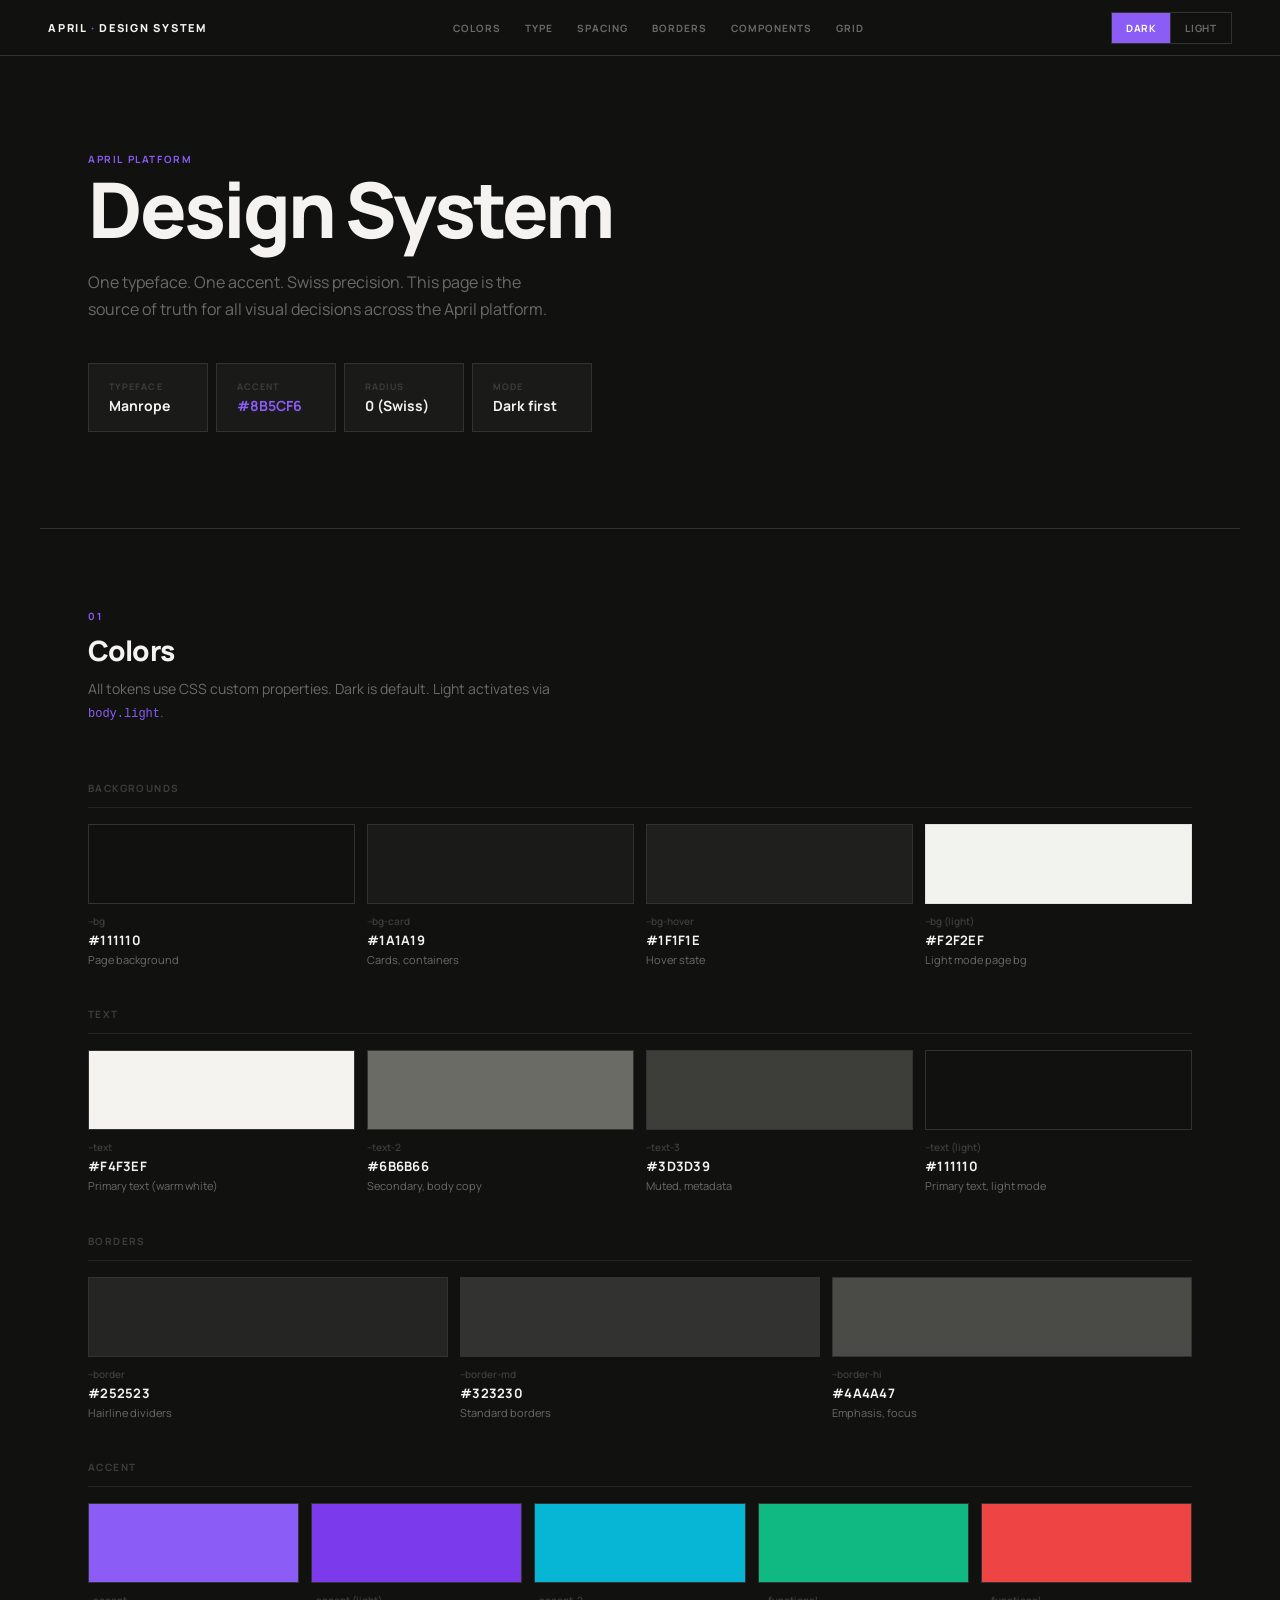
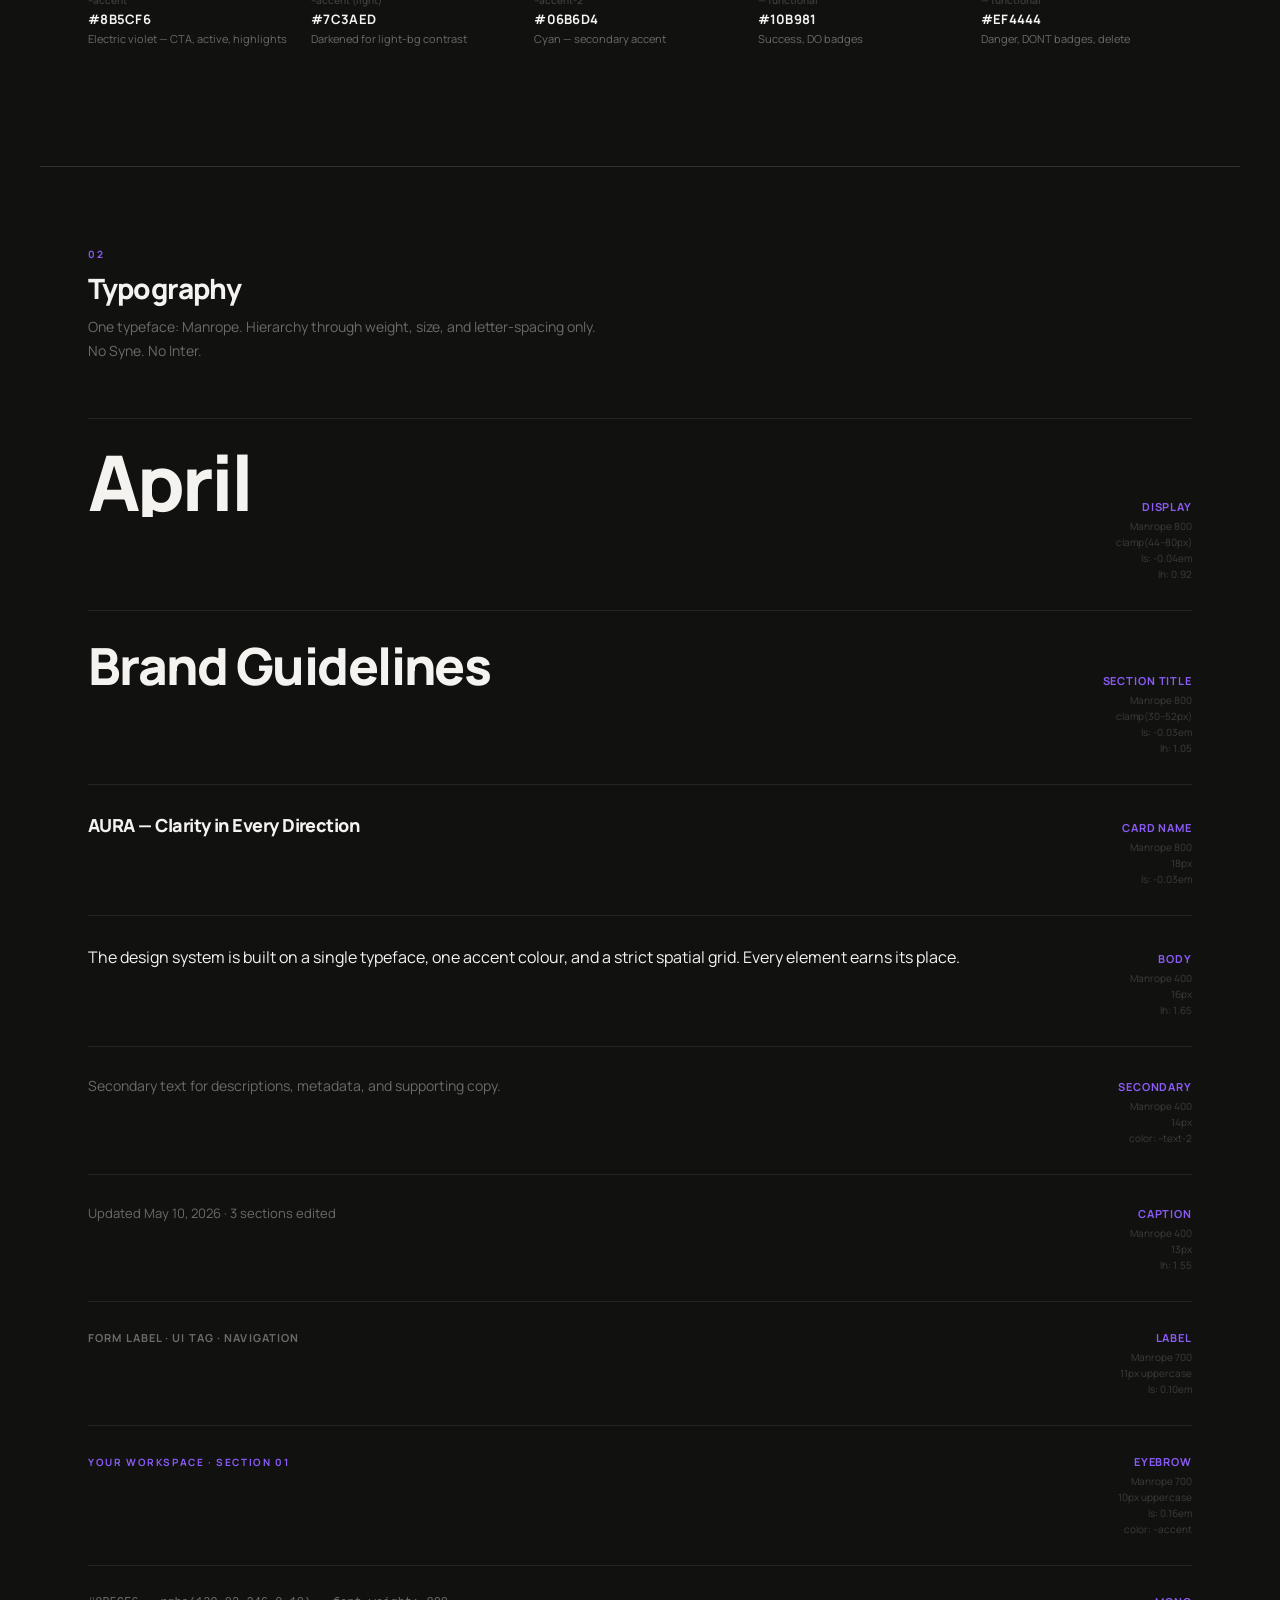
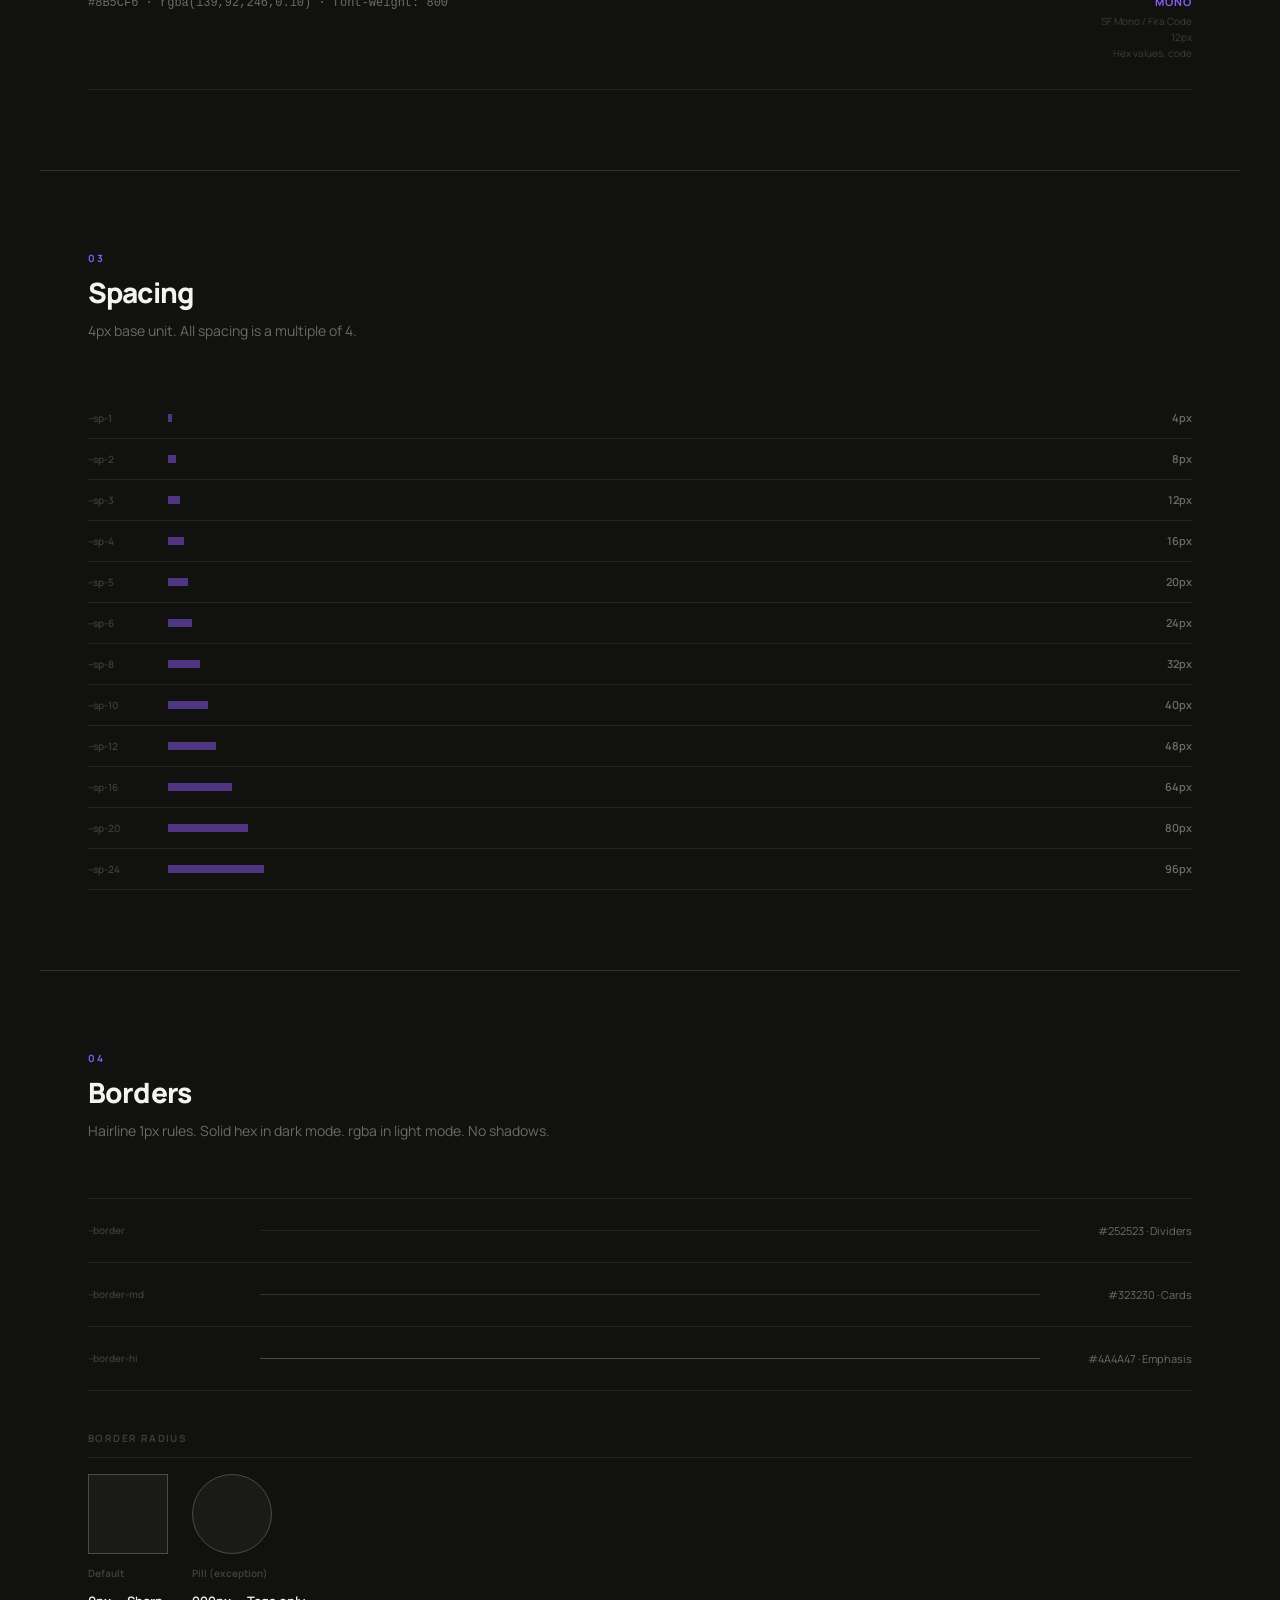
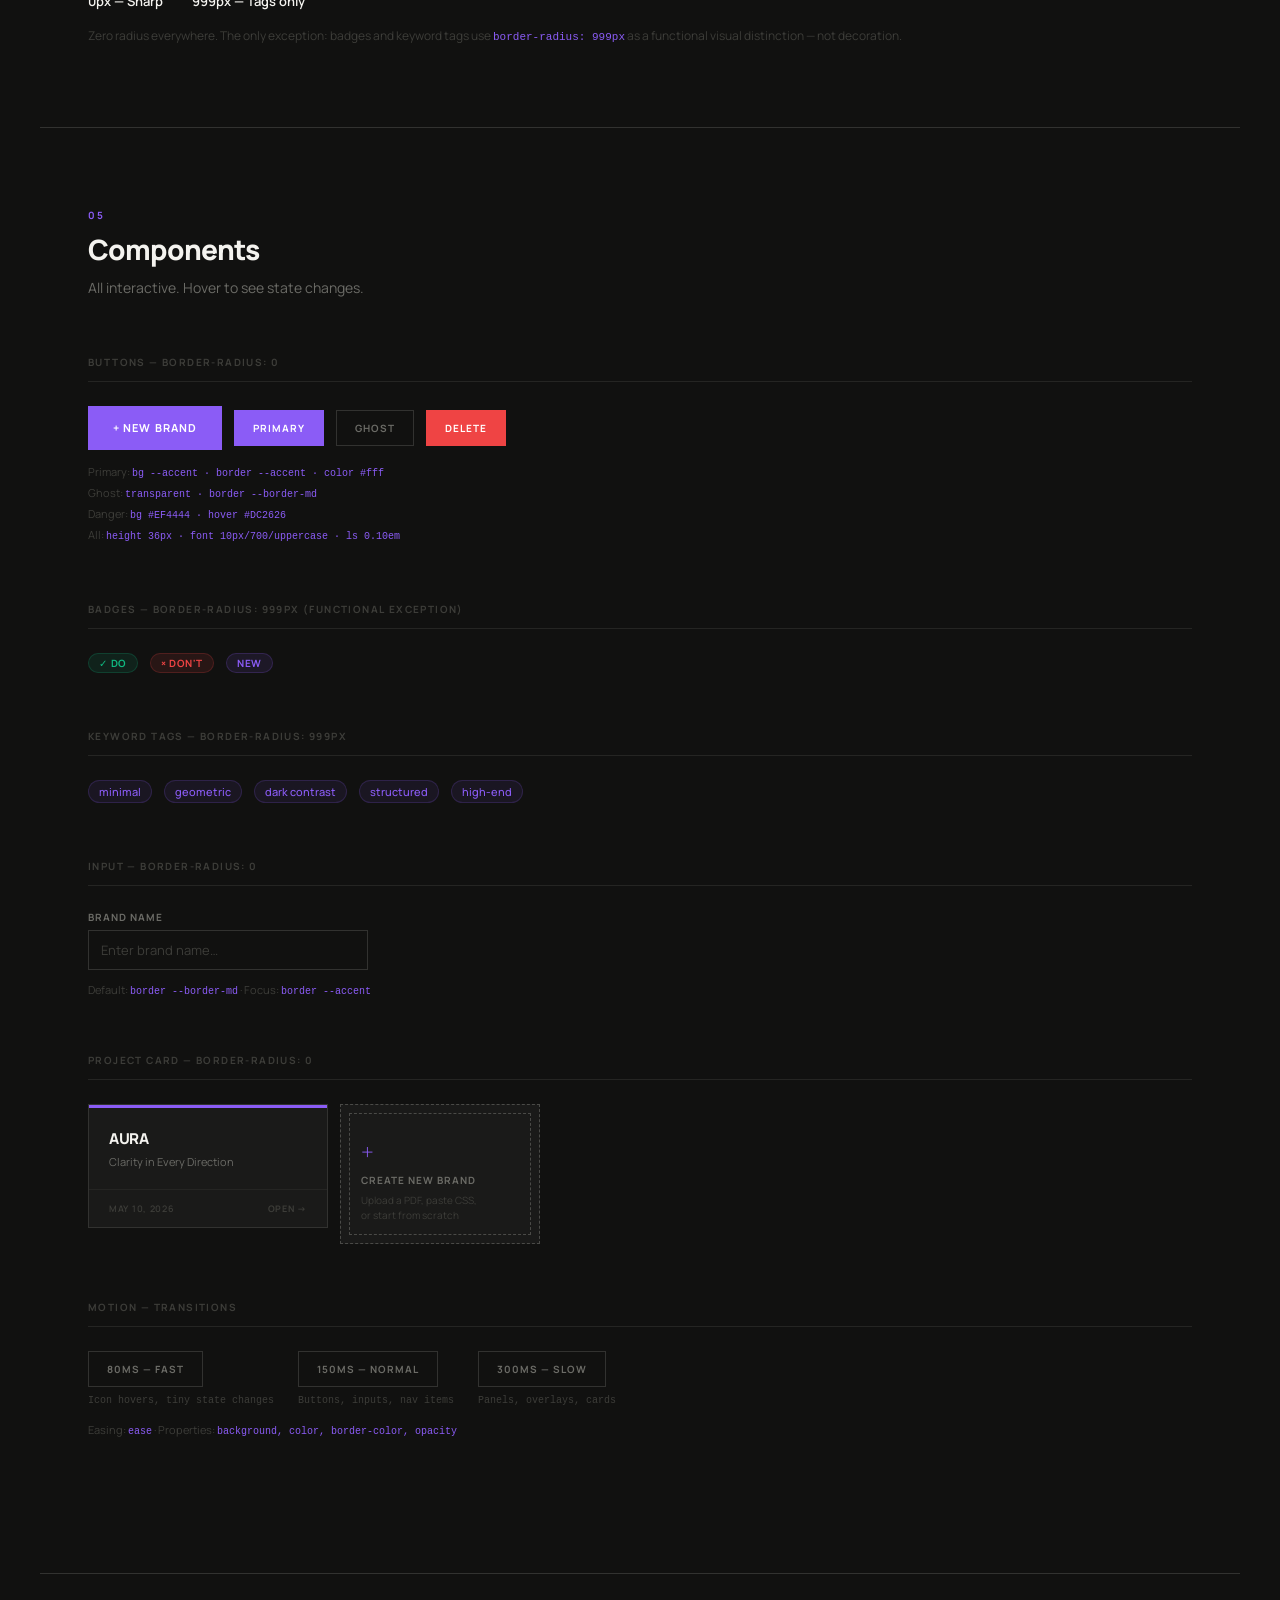
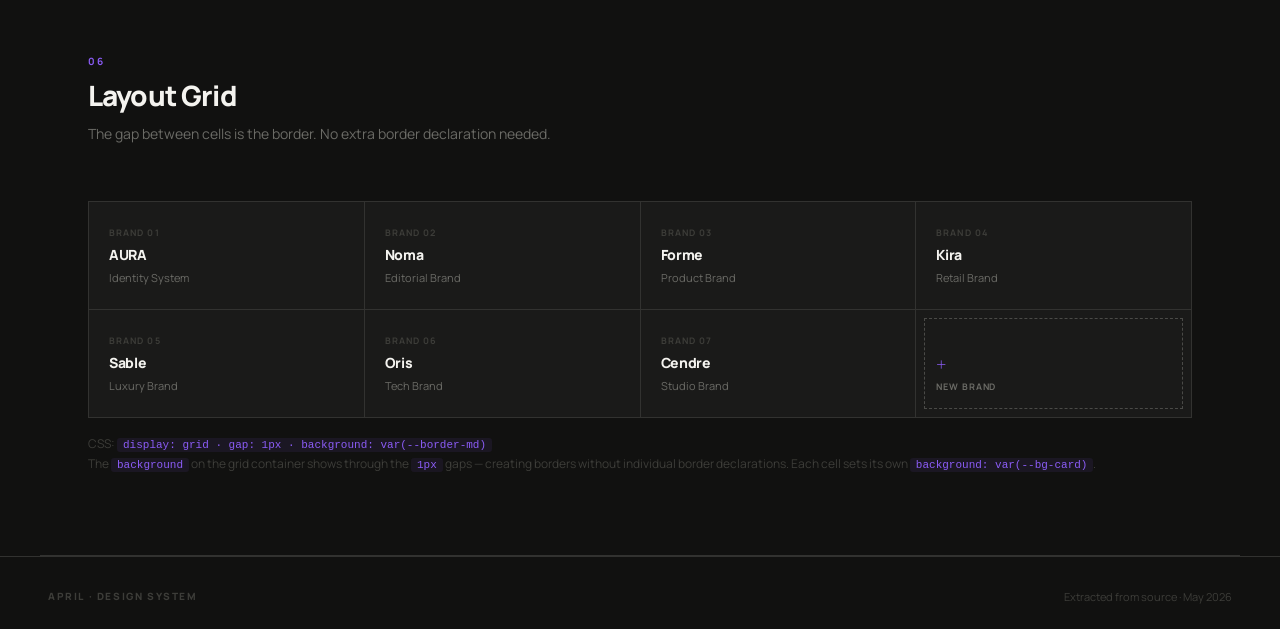
<file: april-design-system.html>
<!DOCTYPE html>
<html lang="en">
<head>
  <meta charset="UTF-8" />
  <meta name="viewport" content="width=device-width, initial-scale=1.0" />
  <title>April · Design System</title>
  <link rel="preconnect" href="https://fonts.googleapis.com" />
  <link rel="preconnect" href="https://fonts.gstatic.com" crossorigin />
  <link href="https://fonts.googleapis.com/css2?family=Manrope:wght@200;300;400;500;600;700;800&display=swap" rel="stylesheet" />

  <style>
    *, *::before, *::after { box-sizing: border-box; margin: 0; padding: 0; }
    html { scroll-behavior: smooth; }

    /* ── Dark tokens (default) ─────────────────────────────── */
    :root {
      --bg:        #111110;
      --bg-card:   #1A1A19;
      --bg-hover:  #1F1F1E;
      --border:    #252523;
      --border-md: #323230;
      --border-hi: #4A4A47;
      --text:      #F4F3EF;
      --text-2:    #6B6B66;
      --text-3:    #3D3D39;
      --accent:    #8B5CF6;
      --accent-2:  #06B6D4;
    }

    /* ── Light tokens ──────────────────────────────────────── */
    body.light {
      --bg:        #F2F2EF;
      --bg-card:   #FFFFFF;
      --bg-hover:  #F8F8F5;
      --border:    rgba(0,0,0,0.07);
      --border-md: rgba(0,0,0,0.12);
      --border-hi: rgba(0,0,0,0.22);
      --text:      #111110;
      --text-2:    rgba(17,17,16,0.55);
      --text-3:    rgba(17,17,16,0.28);
      --accent:    #7C3AED;
      --accent-2:  #0891B2;
    }

    /* ── Base ──────────────────────────────────────────────── */
    body {
      font-family: 'Manrope', system-ui, sans-serif;
      background: var(--bg);
      color: var(--text);
      min-height: 100vh;
      -webkit-font-smoothing: antialiased;
      transition: background 0.2s, color 0.2s;
    }

    /* ── Header ────────────────────────────────────────────── */
    .ds-header {
      position: sticky;
      top: 0;
      z-index: 100;
      height: 56px;
      background: var(--bg);
      border-bottom: 1px solid var(--border-md);
      display: flex;
      align-items: center;
      justify-content: space-between;
      padding: 0 48px;
    }

    .ds-logo {
      font-size: 11px;
      font-weight: 800;
      letter-spacing: 0.16em;
      text-transform: uppercase;
      color: var(--text);
    }

    .ds-logo span { color: var(--accent); }

    .ds-nav {
      display: flex;
      align-items: center;
      gap: 24px;
    }

    .ds-nav-link {
      font-size: 10px;
      font-weight: 700;
      letter-spacing: 0.10em;
      text-transform: uppercase;
      color: var(--text-2);
      text-decoration: none;
      transition: color 0.12s;
    }

    .ds-nav-link:hover { color: var(--text); }

    .theme-toggle {
      display: flex;
      border: 1px solid var(--border-md);
    }

    .tt-btn {
      height: 30px;
      padding: 0 14px;
      font-family: 'Manrope', sans-serif;
      font-size: 10px;
      font-weight: 700;
      letter-spacing: 0.08em;
      text-transform: uppercase;
      border: none;
      background: transparent;
      color: var(--text-2);
      cursor: pointer;
      transition: background 0.12s, color 0.12s;
    }

    .tt-btn + .tt-btn { border-left: 1px solid var(--border-md); }
    .tt-btn:hover { color: var(--text); }
    .tt-btn.active { background: var(--accent); color: #fff; }

    /* ── Section wrapper ───────────────────────────────────── */
    .ds-section {
      padding: 80px 48px;
      border-bottom: 1px solid var(--border-md);
      max-width: 1200px;
      margin: 0 auto;
    }

    .ds-eyebrow {
      font-size: 10px;
      font-weight: 700;
      letter-spacing: 0.16em;
      text-transform: uppercase;
      color: var(--accent);
      margin-bottom: 8px;
    }

    .ds-section-title {
      font-size: 28px;
      font-weight: 800;
      letter-spacing: -0.03em;
      color: var(--text);
      margin-bottom: 8px;
    }

    .ds-section-desc {
      font-size: 14px;
      font-weight: 400;
      color: var(--text-2);
      line-height: 1.65;
      margin-bottom: 56px;
      max-width: 520px;
    }

    /* ────────────────────────────────────────────────────────
       COLORS
    ──────────────────────────────────────────────────────── */
    .color-group { margin-bottom: 40px; }

    .color-group-label {
      font-size: 10px;
      font-weight: 700;
      letter-spacing: 0.14em;
      text-transform: uppercase;
      color: var(--text-3);
      margin-bottom: 16px;
      padding-bottom: 12px;
      border-bottom: 1px solid var(--border);
    }

    .color-row {
      display: flex;
      gap: 12px;
      flex-wrap: wrap;
    }

    .color-swatch {
      display: flex;
      flex-direction: column;
      min-width: 140px;
      flex: 1;
    }

    .swatch-chip {
      height: 80px;
      border: 1px solid var(--border-md);
    }

    .swatch-info {
      padding: 10px 0 0;
    }

    .swatch-var {
      font-family: 'Manrope', monospace;
      font-size: 10px;
      font-weight: 600;
      color: var(--text-3);
      margin-bottom: 3px;
    }

    .swatch-hex {
      font-size: 13px;
      font-weight: 700;
      color: var(--text);
      margin-bottom: 3px;
      letter-spacing: 0.02em;
    }

    .swatch-use {
      font-size: 11px;
      color: var(--text-2);
      line-height: 1.4;
    }

    /* ────────────────────────────────────────────────────────
       TYPOGRAPHY
    ──────────────────────────────────────────────────────── */
    .type-row {
      display: grid;
      grid-template-columns: 1fr 200px;
      gap: 32px;
      align-items: baseline;
      padding: 28px 0;
      border-bottom: 1px solid var(--border);
    }

    .type-row:first-child { border-top: 1px solid var(--border); }

    .type-sample { overflow: hidden; }

    .type-meta {
      display: flex;
      flex-direction: column;
      gap: 4px;
      align-items: flex-end;
    }

    .type-meta-name {
      font-size: 11px;
      font-weight: 700;
      letter-spacing: 0.08em;
      text-transform: uppercase;
      color: var(--accent);
    }

    .type-meta-spec {
      font-family: 'Manrope', monospace;
      font-size: 10px;
      color: var(--text-3);
      text-align: right;
      line-height: 1.6;
    }

    /* Type specimens */
    .t-display    { font-size: clamp(44px, 6vw, 80px); font-weight: 800; letter-spacing: -0.04em; line-height: 0.92; color: var(--text); }
    .t-title      { font-size: clamp(30px, 4vw, 52px); font-weight: 800; letter-spacing: -0.03em; line-height: 1.05; color: var(--text); }
    .t-card-name  { font-size: 18px; font-weight: 800; letter-spacing: -0.03em; color: var(--text); }
    .t-body       { font-size: 16px; font-weight: 400; line-height: 1.65; color: var(--text); }
    .t-secondary  { font-size: 14px; font-weight: 400; line-height: 1.6; color: var(--text-2); }
    .t-caption    { font-size: 13px; font-weight: 400; line-height: 1.55; color: var(--text-2); }
    .t-label      { font-size: 11px; font-weight: 700; letter-spacing: 0.10em; text-transform: uppercase; color: var(--text-2); }
    .t-eyebrow    { font-size: 10px; font-weight: 700; letter-spacing: 0.16em; text-transform: uppercase; color: var(--accent); }
    .t-mono       { font-family: 'SF Mono', 'Fira Code', 'Cascadia Code', monospace; font-size: 12px; font-weight: 400; color: var(--text-2); }

    /* ────────────────────────────────────────────────────────
       SPACING
    ──────────────────────────────────────────────────────── */
    .spacing-row {
      display: flex;
      align-items: center;
      gap: 20px;
      padding: 10px 0;
      border-bottom: 1px solid var(--border);
    }

    .spacing-var {
      font-family: 'Manrope', monospace;
      font-size: 10px;
      font-weight: 600;
      color: var(--text-3);
      width: 60px;
      flex-shrink: 0;
    }

    .spacing-bar-wrap {
      flex: 1;
      height: 20px;
      display: flex;
      align-items: center;
    }

    .spacing-bar {
      height: 8px;
      background: var(--accent);
      opacity: 0.5;
    }

    .spacing-px {
      font-size: 11px;
      font-weight: 600;
      color: var(--text-2);
      width: 40px;
      text-align: right;
      flex-shrink: 0;
    }

    /* ────────────────────────────────────────────────────────
       BORDERS
    ──────────────────────────────────────────────────────── */
    .border-demos {
      display: flex;
      flex-direction: column;
      gap: 0;
    }

    .border-row {
      display: grid;
      grid-template-columns: 140px 1fr 120px;
      align-items: center;
      gap: 32px;
      padding: 24px 0;
      border-bottom: 1px solid var(--border);
    }

    .border-row:first-child { border-top: 1px solid var(--border); }

    .border-var {
      font-family: 'Manrope', monospace;
      font-size: 10px;
      font-weight: 600;
      color: var(--text-3);
    }

    .border-demo-line {
      height: 1px;
    }

    .border-value {
      font-size: 11px;
      color: var(--text-2);
      text-align: right;
    }

    /* ────────────────────────────────────────────────────────
       COMPONENTS
    ──────────────────────────────────────────────────────── */
    .component-group {
      margin-bottom: 56px;
    }

    .component-group-label {
      font-size: 10px;
      font-weight: 700;
      letter-spacing: 0.14em;
      text-transform: uppercase;
      color: var(--text-3);
      margin-bottom: 24px;
      padding-bottom: 12px;
      border-bottom: 1px solid var(--border);
    }

    .component-row {
      display: flex;
      align-items: center;
      flex-wrap: wrap;
      gap: 12px;
    }

    /* Buttons */
    .btn {
      display: inline-flex;
      align-items: center;
      gap: 8px;
      height: 36px;
      padding: 0 18px;
      border-radius: 0;
      font-family: 'Manrope', sans-serif;
      font-size: 10px;
      font-weight: 700;
      letter-spacing: 0.10em;
      text-transform: uppercase;
      cursor: pointer;
      border: 1px solid transparent;
      transition: background 0.12s, border-color 0.12s, color 0.12s;
      white-space: nowrap;
    }

    .btn-primary  { background: var(--accent); border-color: var(--accent); color: #fff; }
    .btn-primary:hover { opacity: 0.88; }

    .btn-ghost    { background: transparent; border-color: var(--border-md); color: var(--text-2); }
    .btn-ghost:hover { border-color: var(--border-hi); color: var(--text); }

    .btn-danger   { background: #EF4444; border-color: #EF4444; color: #fff; }
    .btn-danger:hover { background: #DC2626; border-color: #DC2626; }

    .btn-lg {
      height: 44px;
      padding: 0 24px;
      font-size: 11px;
    }

    /* Badges */
    .badge {
      display: inline-flex;
      align-items: center;
      padding: 2px 10px;
      border-radius: 999px;
      font-size: 10px;
      font-weight: 700;
      letter-spacing: 0.06em;
      text-transform: uppercase;
    }

    .badge-do   { background: rgba(16,185,129,0.10); color: #10B981; border: 1px solid rgba(16,185,129,0.20); }
    .badge-dont { background: rgba(239,68,68,0.10);  color: #EF4444; border: 1px solid rgba(239,68,68,0.20); }
    .badge-new  { background: rgba(139,92,246,0.10); color: var(--accent); border: 1px solid rgba(139,92,246,0.20); }

    /* Keyword tag */
    .kw-tag {
      display: inline-flex;
      align-items: center;
      padding: 3px 10px;
      border-radius: 999px;
      font-size: 11px;
      font-weight: 500;
      background: rgba(139,92,246,0.08);
      border: 1px solid rgba(139,92,246,0.18);
      color: var(--accent);
    }

    /* Input */
    .ds-input-wrap {
      display: flex;
      flex-direction: column;
      gap: 6px;
      width: 280px;
    }

    .ds-input-label {
      font-size: 10px;
      font-weight: 700;
      letter-spacing: 0.10em;
      text-transform: uppercase;
      color: var(--text-2);
    }

    .ds-input {
      width: 100%;
      background: var(--bg);
      border: 1px solid var(--border-md);
      padding: 10px 12px;
      font-family: 'Manrope', sans-serif;
      font-size: 13px;
      color: var(--text);
      outline: none;
      border-radius: 0;
      transition: border-color 0.12s;
    }

    .ds-input:focus { border-color: var(--accent); }
    .ds-input::placeholder { color: var(--text-3); }

    /* Project card */
    .card-demo {
      width: 240px;
      background: var(--bg-card);
      border: 1px solid var(--border-md);
      display: flex;
      flex-direction: column;
      cursor: pointer;
      transition: background 0.12s;
    }

    .card-demo:hover { background: var(--bg-hover); }

    .card-color-band {
      height: 3px;
      background: var(--accent);
    }

    .card-body-demo {
      padding: 20px;
      display: flex;
      flex-direction: column;
      gap: 5px;
    }

    .card-name-demo {
      font-size: 15px;
      font-weight: 800;
      letter-spacing: -0.03em;
      color: var(--text);
    }

    .card-tag-demo {
      font-size: 11px;
      color: var(--text-2);
    }

    .card-meta-demo {
      padding: 12px 20px;
      border-top: 1px solid var(--border);
      display: flex;
      justify-content: space-between;
      align-items: center;
    }

    .card-date-demo {
      font-size: 9px;
      font-weight: 600;
      letter-spacing: 0.08em;
      text-transform: uppercase;
      color: var(--text-3);
    }

    .card-open-demo {
      font-size: 9px;
      font-weight: 700;
      letter-spacing: 0.08em;
      text-transform: uppercase;
      color: var(--text-3);
    }

    /* ────────────────────────────────────────────────────────
       LAYOUT GRID
    ──────────────────────────────────────────────────────── */
    .grid-demo {
      display: grid;
      grid-template-columns: repeat(4, 1fr);
      gap: 1px;
      background: var(--border-md);
      border: 1px solid var(--border-md);
    }

    .grid-cell {
      background: var(--bg-card);
      padding: 24px 20px;
      display: flex;
      flex-direction: column;
      gap: 6px;
    }

    .grid-cell-label {
      font-size: 9px;
      font-weight: 700;
      letter-spacing: 0.12em;
      text-transform: uppercase;
      color: var(--text-3);
    }

    .grid-cell-title {
      font-size: 14px;
      font-weight: 800;
      letter-spacing: -0.02em;
      color: var(--text);
    }

    .grid-cell-sub {
      font-size: 11px;
      color: var(--text-2);
    }

    .grid-note {
      margin-top: 16px;
      font-size: 12px;
      color: var(--text-3);
      line-height: 1.6;
    }

    .grid-note code {
      font-family: 'SF Mono', 'Fira Code', monospace;
      font-size: 11px;
      color: var(--accent);
      background: rgba(139,92,246,0.08);
      padding: 1px 6px;
      border-radius: 3px;
    }

    /* ────────────────────────────────────────────────────────
       RADIUS
    ──────────────────────────────────────────────────────── */
    .radius-row {
      display: flex;
      gap: 24px;
      flex-wrap: wrap;
    }

    .radius-item {
      display: flex;
      flex-direction: column;
      align-items: flex-start;
      gap: 12px;
    }

    .radius-box {
      width: 80px;
      height: 80px;
      border: 1px solid var(--border-hi);
      background: var(--bg-card);
    }

    .radius-label {
      font-size: 10px;
      font-weight: 700;
      color: var(--text-3);
    }

    .radius-value {
      font-size: 13px;
      font-weight: 600;
      color: var(--text);
    }

    /* ────────────────────────────────────────────────────────
       MOTION
    ──────────────────────────────────────────────────────── */
    .motion-row {
      display: flex;
      gap: 24px;
      flex-wrap: wrap;
    }

    .motion-btn {
      height: 36px;
      padding: 0 18px;
      border-radius: 0;
      border: 1px solid var(--border-md);
      background: transparent;
      color: var(--text-2);
      font-family: 'Manrope', sans-serif;
      font-size: 10px;
      font-weight: 700;
      letter-spacing: 0.10em;
      text-transform: uppercase;
      cursor: pointer;
    }

    .motion-fast   { transition: background 0.08s, color 0.08s, border-color 0.08s; }
    .motion-normal { transition: background 0.15s, color 0.15s, border-color 0.15s; }
    .motion-slow   { transition: background 0.3s,  color 0.3s,  border-color 0.3s;  }

    .motion-fast:hover,
    .motion-normal:hover,
    .motion-slow:hover {
      background: rgba(139,92,246,0.10);
      border-color: var(--accent);
      color: var(--accent);
    }

    .motion-spec {
      font-family: 'SF Mono', 'Fira Code', monospace;
      font-size: 10px;
      color: var(--text-3);
      margin-top: 8px;
      display: block;
    }

    /* ────────────────────────────────────────────────────────
       FOOTER
    ──────────────────────────────────────────────────────── */
    .ds-footer {
      padding: 32px 48px;
      border-top: 1px solid var(--border-md);
      display: flex;
      align-items: center;
      justify-content: space-between;
    }

    .ds-footer-logo {
      font-size: 10px;
      font-weight: 800;
      letter-spacing: 0.16em;
      text-transform: uppercase;
      color: var(--text-3);
    }

    .ds-footer-note {
      font-size: 11px;
      color: var(--text-3);
    }

    /* ── Responsive ────────────────────────────────────────── */
    @media (max-width: 768px) {
      .ds-header { padding: 0 20px; }
      .ds-nav { display: none; }
      .ds-section { padding: 48px 20px; }
      .type-row { grid-template-columns: 1fr; }
      .type-meta { align-items: flex-start; }
      .grid-demo { grid-template-columns: repeat(2, 1fr); }
      .ds-footer { padding: 24px 20px; flex-direction: column; gap: 8px; }
    }

    @media (prefers-reduced-motion: reduce) {
      *, *::before, *::after { transition: none !important; }
    }
  </style>
</head>
<body>

  <!-- ── HEADER ──────────────────────────────────────────── -->
  <header class="ds-header">
    <div class="ds-logo">April <span>·</span> Design System</div>
    <nav class="ds-nav">
      <a class="ds-nav-link" href="#colors">Colors</a>
      <a class="ds-nav-link" href="#typography">Type</a>
      <a class="ds-nav-link" href="#spacing">Spacing</a>
      <a class="ds-nav-link" href="#borders">Borders</a>
      <a class="ds-nav-link" href="#components">Components</a>
      <a class="ds-nav-link" href="#grid">Grid</a>
    </nav>
    <div style="display:flex;align-items:center;gap:12px;">
      <div class="theme-toggle">
        <button class="tt-btn active" id="tt-dark" onclick="setTheme('dark')">Dark</button>
        <button class="tt-btn" id="tt-light" onclick="setTheme('light')">Light</button>
      </div>
    </div>
  </header>

  <!-- ── HERO ────────────────────────────────────────────── -->
  <section class="ds-section" style="padding-top:96px;padding-bottom:96px;border-bottom:1px solid var(--border-md);">
    <div class="ds-eyebrow">April Platform</div>
    <div style="font-size:clamp(44px,6vw,80px);font-weight:800;letter-spacing:-0.04em;line-height:0.92;color:var(--text);margin-bottom:24px;">Design System</div>
    <div style="font-size:16px;color:var(--text-2);line-height:1.7;max-width:480px;margin-bottom:40px;">
      One typeface. One accent. Swiss precision. This page is the source of truth for all visual decisions across the April platform.
    </div>
    <div style="display:flex;gap:8px;flex-wrap:wrap;">
      <div style="display:flex;flex-direction:column;gap:3px;padding:16px 20px;border:1px solid var(--border-md);background:var(--bg-card);min-width:120px;">
        <span style="font-size:9px;font-weight:700;letter-spacing:0.12em;text-transform:uppercase;color:var(--text-3);">Typeface</span>
        <span style="font-size:14px;font-weight:700;color:var(--text);">Manrope</span>
      </div>
      <div style="display:flex;flex-direction:column;gap:3px;padding:16px 20px;border:1px solid var(--border-md);background:var(--bg-card);min-width:120px;">
        <span style="font-size:9px;font-weight:700;letter-spacing:0.12em;text-transform:uppercase;color:var(--text-3);">Accent</span>
        <span style="font-size:14px;font-weight:700;color:var(--accent);">#8B5CF6</span>
      </div>
      <div style="display:flex;flex-direction:column;gap:3px;padding:16px 20px;border:1px solid var(--border-md);background:var(--bg-card);min-width:120px;">
        <span style="font-size:9px;font-weight:700;letter-spacing:0.12em;text-transform:uppercase;color:var(--text-3);">Radius</span>
        <span style="font-size:14px;font-weight:700;color:var(--text);">0 (Swiss)</span>
      </div>
      <div style="display:flex;flex-direction:column;gap:3px;padding:16px 20px;border:1px solid var(--border-md);background:var(--bg-card);min-width:120px;">
        <span style="font-size:9px;font-weight:700;letter-spacing:0.12em;text-transform:uppercase;color:var(--text-3);">Mode</span>
        <span style="font-size:14px;font-weight:700;color:var(--text);">Dark first</span>
      </div>
    </div>
  </section>

  <!-- ── COLORS ──────────────────────────────────────────── -->
  <section class="ds-section" id="colors">
    <div class="ds-eyebrow">01</div>
    <div class="ds-section-title">Colors</div>
    <div class="ds-section-desc">All tokens use CSS custom properties. Dark is default. Light activates via <code style="font-family:monospace;font-size:12px;color:var(--accent);">body.light</code>.</div>

    <!-- Backgrounds -->
    <div class="color-group">
      <div class="color-group-label">Backgrounds</div>
      <div class="color-row">
        <div class="color-swatch">
          <div class="swatch-chip" style="background:#111110;"></div>
          <div class="swatch-info">
            <div class="swatch-var">--bg</div>
            <div class="swatch-hex">#111110</div>
            <div class="swatch-use">Page background</div>
          </div>
        </div>
        <div class="color-swatch">
          <div class="swatch-chip" style="background:#1A1A19;"></div>
          <div class="swatch-info">
            <div class="swatch-var">--bg-card</div>
            <div class="swatch-hex">#1A1A19</div>
            <div class="swatch-use">Cards, containers</div>
          </div>
        </div>
        <div class="color-swatch">
          <div class="swatch-chip" style="background:#1F1F1E;"></div>
          <div class="swatch-info">
            <div class="swatch-var">--bg-hover</div>
            <div class="swatch-hex">#1F1F1E</div>
            <div class="swatch-use">Hover state</div>
          </div>
        </div>
        <div class="color-swatch">
          <div class="swatch-chip" style="background:#F2F2EF;border:1px solid #e0e0dc;"></div>
          <div class="swatch-info">
            <div class="swatch-var">--bg (light)</div>
            <div class="swatch-hex">#F2F2EF</div>
            <div class="swatch-use">Light mode page bg</div>
          </div>
        </div>
      </div>
    </div>

    <!-- Text -->
    <div class="color-group">
      <div class="color-group-label">Text</div>
      <div class="color-row">
        <div class="color-swatch">
          <div class="swatch-chip" style="background:#F4F3EF;"></div>
          <div class="swatch-info">
            <div class="swatch-var">--text</div>
            <div class="swatch-hex">#F4F3EF</div>
            <div class="swatch-use">Primary text (warm white)</div>
          </div>
        </div>
        <div class="color-swatch">
          <div class="swatch-chip" style="background:#6B6B66;"></div>
          <div class="swatch-info">
            <div class="swatch-var">--text-2</div>
            <div class="swatch-hex">#6B6B66</div>
            <div class="swatch-use">Secondary, body copy</div>
          </div>
        </div>
        <div class="color-swatch">
          <div class="swatch-chip" style="background:#3D3D39;"></div>
          <div class="swatch-info">
            <div class="swatch-var">--text-3</div>
            <div class="swatch-hex">#3D3D39</div>
            <div class="swatch-use">Muted, metadata</div>
          </div>
        </div>
        <div class="color-swatch">
          <div class="swatch-chip" style="background:#111110;"></div>
          <div class="swatch-info">
            <div class="swatch-var">--text (light)</div>
            <div class="swatch-hex">#111110</div>
            <div class="swatch-use">Primary text, light mode</div>
          </div>
        </div>
      </div>
    </div>

    <!-- Borders -->
    <div class="color-group">
      <div class="color-group-label">Borders</div>
      <div class="color-row">
        <div class="color-swatch">
          <div class="swatch-chip" style="background:#252523;"></div>
          <div class="swatch-info">
            <div class="swatch-var">--border</div>
            <div class="swatch-hex">#252523</div>
            <div class="swatch-use">Hairline dividers</div>
          </div>
        </div>
        <div class="color-swatch">
          <div class="swatch-chip" style="background:#323230;"></div>
          <div class="swatch-info">
            <div class="swatch-var">--border-md</div>
            <div class="swatch-hex">#323230</div>
            <div class="swatch-use">Standard borders</div>
          </div>
        </div>
        <div class="color-swatch">
          <div class="swatch-chip" style="background:#4A4A47;"></div>
          <div class="swatch-info">
            <div class="swatch-var">--border-hi</div>
            <div class="swatch-hex">#4A4A47</div>
            <div class="swatch-use">Emphasis, focus</div>
          </div>
        </div>
      </div>
    </div>

    <!-- Accent -->
    <div class="color-group">
      <div class="color-group-label">Accent</div>
      <div class="color-row">
        <div class="color-swatch">
          <div class="swatch-chip" style="background:#8B5CF6;"></div>
          <div class="swatch-info">
            <div class="swatch-var">--accent</div>
            <div class="swatch-hex">#8B5CF6</div>
            <div class="swatch-use">Electric violet — CTA, active, highlights</div>
          </div>
        </div>
        <div class="color-swatch">
          <div class="swatch-chip" style="background:#7C3AED;"></div>
          <div class="swatch-info">
            <div class="swatch-var">--accent (light)</div>
            <div class="swatch-hex">#7C3AED</div>
            <div class="swatch-use">Darkened for light-bg contrast</div>
          </div>
        </div>
        <div class="color-swatch">
          <div class="swatch-chip" style="background:#06B6D4;"></div>
          <div class="swatch-info">
            <div class="swatch-var">--accent-2</div>
            <div class="swatch-hex">#06B6D4</div>
            <div class="swatch-use">Cyan — secondary accent</div>
          </div>
        </div>
        <div class="color-swatch">
          <div class="swatch-chip" style="background:#10B981;"></div>
          <div class="swatch-info">
            <div class="swatch-var">— functional</div>
            <div class="swatch-hex">#10B981</div>
            <div class="swatch-use">Success, DO badges</div>
          </div>
        </div>
        <div class="color-swatch">
          <div class="swatch-chip" style="background:#EF4444;"></div>
          <div class="swatch-info">
            <div class="swatch-var">— functional</div>
            <div class="swatch-hex">#EF4444</div>
            <div class="swatch-use">Danger, DONT badges, delete</div>
          </div>
        </div>
      </div>
    </div>
  </section>

  <!-- ── TYPOGRAPHY ──────────────────────────────────────── -->
  <section class="ds-section" id="typography">
    <div class="ds-eyebrow">02</div>
    <div class="ds-section-title">Typography</div>
    <div class="ds-section-desc">One typeface: Manrope. Hierarchy through weight, size, and letter-spacing only. No Syne. No Inter.</div>

    <div>
      <div class="type-row">
        <div class="type-sample">
          <div class="t-display">April</div>
        </div>
        <div class="type-meta">
          <span class="type-meta-name">Display</span>
          <span class="type-meta-spec">Manrope 800<br>clamp(44–80px)<br>ls: -0.04em<br>lh: 0.92</span>
        </div>
      </div>

      <div class="type-row">
        <div class="type-sample">
          <div class="t-title">Brand Guidelines</div>
        </div>
        <div class="type-meta">
          <span class="type-meta-name">Section Title</span>
          <span class="type-meta-spec">Manrope 800<br>clamp(30–52px)<br>ls: -0.03em<br>lh: 1.05</span>
        </div>
      </div>

      <div class="type-row">
        <div class="type-sample">
          <div class="t-card-name">AURA — Clarity in Every Direction</div>
        </div>
        <div class="type-meta">
          <span class="type-meta-name">Card Name</span>
          <span class="type-meta-spec">Manrope 800<br>18px<br>ls: -0.03em</span>
        </div>
      </div>

      <div class="type-row">
        <div class="type-sample">
          <div class="t-body">The design system is built on a single typeface, one accent colour, and a strict spatial grid. Every element earns its place.</div>
        </div>
        <div class="type-meta">
          <span class="type-meta-name">Body</span>
          <span class="type-meta-spec">Manrope 400<br>16px<br>lh: 1.65</span>
        </div>
      </div>

      <div class="type-row">
        <div class="type-sample">
          <div class="t-secondary">Secondary text for descriptions, metadata, and supporting copy.</div>
        </div>
        <div class="type-meta">
          <span class="type-meta-name">Secondary</span>
          <span class="type-meta-spec">Manrope 400<br>14px<br>color: --text-2</span>
        </div>
      </div>

      <div class="type-row">
        <div class="type-sample">
          <div class="t-caption">Updated May 10, 2026 · 3 sections edited</div>
        </div>
        <div class="type-meta">
          <span class="type-meta-name">Caption</span>
          <span class="type-meta-spec">Manrope 400<br>13px<br>lh: 1.55</span>
        </div>
      </div>

      <div class="type-row">
        <div class="type-sample">
          <div class="t-label">Form Label · UI Tag · Navigation</div>
        </div>
        <div class="type-meta">
          <span class="type-meta-name">Label</span>
          <span class="type-meta-spec">Manrope 700<br>11px uppercase<br>ls: 0.10em</span>
        </div>
      </div>

      <div class="type-row">
        <div class="type-sample">
          <div class="t-eyebrow">Your Workspace · Section 01</div>
        </div>
        <div class="type-meta">
          <span class="type-meta-name">Eyebrow</span>
          <span class="type-meta-spec">Manrope 700<br>10px uppercase<br>ls: 0.16em<br>color: --accent</span>
        </div>
      </div>

      <div class="type-row">
        <div class="type-sample">
          <div class="t-mono">#8B5CF6 · rgba(139,92,246,0.10) · font-weight: 800</div>
        </div>
        <div class="type-meta">
          <span class="type-meta-name">Mono</span>
          <span class="type-meta-spec">SF Mono / Fira Code<br>12px<br>Hex values, code</span>
        </div>
      </div>
    </div>
  </section>

  <!-- ── SPACING ─────────────────────────────────────────── -->
  <section class="ds-section" id="spacing">
    <div class="ds-eyebrow">03</div>
    <div class="ds-section-title">Spacing</div>
    <div class="ds-section-desc">4px base unit. All spacing is a multiple of 4.</div>

    <div>
      <div class="spacing-row"><span class="spacing-var">--sp-1</span><div class="spacing-bar-wrap"><div class="spacing-bar" style="width:4px;"></div></div><span class="spacing-px">4px</span></div>
      <div class="spacing-row"><span class="spacing-var">--sp-2</span><div class="spacing-bar-wrap"><div class="spacing-bar" style="width:8px;"></div></div><span class="spacing-px">8px</span></div>
      <div class="spacing-row"><span class="spacing-var">--sp-3</span><div class="spacing-bar-wrap"><div class="spacing-bar" style="width:12px;"></div></div><span class="spacing-px">12px</span></div>
      <div class="spacing-row"><span class="spacing-var">--sp-4</span><div class="spacing-bar-wrap"><div class="spacing-bar" style="width:16px;"></div></div><span class="spacing-px">16px</span></div>
      <div class="spacing-row"><span class="spacing-var">--sp-5</span><div class="spacing-bar-wrap"><div class="spacing-bar" style="width:20px;"></div></div><span class="spacing-px">20px</span></div>
      <div class="spacing-row"><span class="spacing-var">--sp-6</span><div class="spacing-bar-wrap"><div class="spacing-bar" style="width:24px;"></div></div><span class="spacing-px">24px</span></div>
      <div class="spacing-row"><span class="spacing-var">--sp-8</span><div class="spacing-bar-wrap"><div class="spacing-bar" style="width:32px;"></div></div><span class="spacing-px">32px</span></div>
      <div class="spacing-row"><span class="spacing-var">--sp-10</span><div class="spacing-bar-wrap"><div class="spacing-bar" style="width:40px;"></div></div><span class="spacing-px">40px</span></div>
      <div class="spacing-row"><span class="spacing-var">--sp-12</span><div class="spacing-bar-wrap"><div class="spacing-bar" style="width:48px;"></div></div><span class="spacing-px">48px</span></div>
      <div class="spacing-row"><span class="spacing-var">--sp-16</span><div class="spacing-bar-wrap"><div class="spacing-bar" style="width:64px;"></div></div><span class="spacing-px">64px</span></div>
      <div class="spacing-row"><span class="spacing-var">--sp-20</span><div class="spacing-bar-wrap"><div class="spacing-bar" style="width:80px;"></div></div><span class="spacing-px">80px</span></div>
      <div class="spacing-row"><span class="spacing-var">--sp-24</span><div class="spacing-bar-wrap"><div class="spacing-bar" style="width:96px;"></div></div><span class="spacing-px">96px</span></div>
    </div>
  </section>

  <!-- ── BORDERS ─────────────────────────────────────────── -->
  <section class="ds-section" id="borders">
    <div class="ds-eyebrow">04</div>
    <div class="ds-section-title">Borders</div>
    <div class="ds-section-desc">Hairline 1px rules. Solid hex in dark mode. rgba in light mode. No shadows.</div>

    <div class="border-demos">
      <div class="border-row">
        <span class="border-var">--border</span>
        <div class="border-demo-line" style="background:#252523;"></div>
        <span class="border-value">#252523 · Dividers</span>
      </div>
      <div class="border-row">
        <span class="border-var">--border-md</span>
        <div class="border-demo-line" style="background:#323230;"></div>
        <span class="border-value">#323230 · Cards</span>
      </div>
      <div class="border-row">
        <span class="border-var">--border-hi</span>
        <div class="border-demo-line" style="background:#4A4A47;"></div>
        <span class="border-value">#4A4A47 · Emphasis</span>
      </div>
    </div>

    <div style="margin-top:40px;">
      <div class="color-group-label" style="margin-bottom:16px;">Border Radius</div>
      <div class="radius-row">
        <div class="radius-item">
          <div class="radius-box" style="border-radius:0;"></div>
          <div class="radius-label">Default</div>
          <div class="radius-value">0px — Sharp</div>
        </div>
        <div class="radius-item">
          <div class="radius-box" style="border-radius:999px;"></div>
          <div class="radius-label">Pill (exception)</div>
          <div class="radius-value">999px — Tags only</div>
        </div>
      </div>
      <div style="margin-top:16px;font-size:12px;color:var(--text-3);line-height:1.7;">
        Zero radius everywhere. The only exception: badges and keyword tags use <code style="font-family:monospace;color:var(--accent);font-size:11px;">border-radius: 999px</code> as a functional visual distinction — not decoration.
      </div>
    </div>
  </section>

  <!-- ── COMPONENTS ──────────────────────────────────────── -->
  <section class="ds-section" id="components">
    <div class="ds-eyebrow">05</div>
    <div class="ds-section-title">Components</div>
    <div class="ds-section-desc">All interactive. Hover to see state changes.</div>

    <!-- Buttons -->
    <div class="component-group">
      <div class="component-group-label">Buttons — border-radius: 0</div>
      <div class="component-row" style="margin-bottom:12px;">
        <button class="btn btn-primary btn-lg">+ New Brand</button>
        <button class="btn btn-primary">Primary</button>
        <button class="btn btn-ghost">Ghost</button>
        <button class="btn btn-danger">Delete</button>
      </div>
      <div style="font-size:11px;color:var(--text-3);line-height:1.8;">
        Primary: <code style="font-family:monospace;font-size:10px;color:var(--accent);">bg --accent · border --accent · color #fff</code><br>
        Ghost: <code style="font-family:monospace;font-size:10px;color:var(--accent);">transparent · border --border-md</code><br>
        Danger: <code style="font-family:monospace;font-size:10px;color:var(--accent);">bg #EF4444 · hover #DC2626</code><br>
        All: <code style="font-family:monospace;font-size:10px;color:var(--accent);">height 36px · font 10px/700/uppercase · ls 0.10em</code>
      </div>
    </div>

    <!-- Badges -->
    <div class="component-group">
      <div class="component-group-label">Badges — border-radius: 999px (functional exception)</div>
      <div class="component-row">
        <span class="badge badge-do">✓ Do</span>
        <span class="badge badge-dont">× Don't</span>
        <span class="badge badge-new">New</span>
      </div>
    </div>

    <!-- Tags -->
    <div class="component-group">
      <div class="component-group-label">Keyword Tags — border-radius: 999px</div>
      <div class="component-row">
        <span class="kw-tag">minimal</span>
        <span class="kw-tag">geometric</span>
        <span class="kw-tag">dark contrast</span>
        <span class="kw-tag">structured</span>
        <span class="kw-tag">high-end</span>
      </div>
    </div>

    <!-- Input -->
    <div class="component-group">
      <div class="component-group-label">Input — border-radius: 0</div>
      <div class="ds-input-wrap">
        <label class="ds-input-label">Brand Name</label>
        <input class="ds-input" type="text" placeholder="Enter brand name…" />
      </div>
      <div style="margin-top:12px;font-size:11px;color:var(--text-3);">
        Default: <code style="font-family:monospace;font-size:10px;color:var(--accent);">border --border-md</code> · Focus: <code style="font-family:monospace;font-size:10px;color:var(--accent);">border --accent</code>
      </div>
    </div>

    <!-- Project Card -->
    <div class="component-group">
      <div class="component-group-label">Project Card — border-radius: 0</div>
      <div class="component-row" style="align-items:flex-start;">
        <div class="card-demo">
          <div class="card-color-band"></div>
          <div class="card-body-demo">
            <div class="card-name-demo">AURA</div>
            <div class="card-tag-demo">Clarity in Every Direction</div>
          </div>
          <div class="card-meta-demo">
            <span class="card-date-demo">May 10, 2026</span>
            <span class="card-open-demo">Open →</span>
          </div>
        </div>
        <div class="card-demo" style="width:200px;min-height:140px;border:1px dashed var(--border-hi);display:flex;flex-direction:column;align-items:flex-start;justify-content:flex-end;gap:6px;padding:20px;position:relative;">
          <div style="position:absolute;inset:8px;border:1px dashed var(--border-hi);pointer-events:none;"></div>
          <div style="font-size:22px;font-weight:200;color:var(--accent);position:relative;z-index:1;">+</div>
          <div style="font-size:10px;font-weight:700;letter-spacing:0.10em;text-transform:uppercase;color:var(--text-2);position:relative;z-index:1;">Create New Brand</div>
          <div style="font-size:10px;color:var(--text-3);position:relative;z-index:1;line-height:1.5;">Upload a PDF, paste CSS,<br>or start from scratch</div>
        </div>
      </div>
    </div>

    <!-- Motion -->
    <div class="component-group">
      <div class="component-group-label">Motion — Transitions</div>
      <div class="motion-row">
        <div>
          <button class="motion-btn motion-fast">80ms — Fast</button>
          <span class="motion-spec">Icon hovers, tiny state changes</span>
        </div>
        <div>
          <button class="motion-btn motion-normal">150ms — Normal</button>
          <span class="motion-spec">Buttons, inputs, nav items</span>
        </div>
        <div>
          <button class="motion-btn motion-slow">300ms — Slow</button>
          <span class="motion-spec">Panels, overlays, cards</span>
        </div>
      </div>
      <div style="margin-top:16px;font-size:11px;color:var(--text-3);">
        Easing: <code style="font-family:monospace;font-size:10px;color:var(--accent);">ease</code> · Properties: <code style="font-family:monospace;font-size:10px;color:var(--accent);">background, color, border-color, opacity</code>
      </div>
    </div>
  </section>

  <!-- ── GRID ────────────────────────────────────────────── -->
  <section class="ds-section" id="grid">
    <div class="ds-eyebrow">06</div>
    <div class="ds-section-title">Layout Grid</div>
    <div class="ds-section-desc">The gap between cells is the border. No extra border declaration needed.</div>

    <div class="grid-demo">
      <div class="grid-cell">
        <span class="grid-cell-label">Brand 01</span>
        <span class="grid-cell-title">AURA</span>
        <span class="grid-cell-sub">Identity System</span>
      </div>
      <div class="grid-cell">
        <span class="grid-cell-label">Brand 02</span>
        <span class="grid-cell-title">Noma</span>
        <span class="grid-cell-sub">Editorial Brand</span>
      </div>
      <div class="grid-cell">
        <span class="grid-cell-label">Brand 03</span>
        <span class="grid-cell-title">Forme</span>
        <span class="grid-cell-sub">Product Brand</span>
      </div>
      <div class="grid-cell">
        <span class="grid-cell-label">Brand 04</span>
        <span class="grid-cell-title">Kira</span>
        <span class="grid-cell-sub">Retail Brand</span>
      </div>
      <div class="grid-cell">
        <span class="grid-cell-label">Brand 05</span>
        <span class="grid-cell-title">Sable</span>
        <span class="grid-cell-sub">Luxury Brand</span>
      </div>
      <div class="grid-cell">
        <span class="grid-cell-label">Brand 06</span>
        <span class="grid-cell-title">Oris</span>
        <span class="grid-cell-sub">Tech Brand</span>
      </div>
      <div class="grid-cell">
        <span class="grid-cell-label">Brand 07</span>
        <span class="grid-cell-title">Cendre</span>
        <span class="grid-cell-sub">Studio Brand</span>
      </div>
      <div class="grid-cell" style="display:flex;flex-direction:column;align-items:flex-start;justify-content:flex-end;gap:4px;position:relative;border:none;">
        <div style="position:absolute;inset:8px;border:1px dashed var(--border-hi);pointer-events:none;"></div>
        <div style="font-size:18px;font-weight:200;color:var(--accent);position:relative;z-index:1;">+</div>
        <div style="font-size:9px;font-weight:700;letter-spacing:0.10em;text-transform:uppercase;color:var(--text-2);position:relative;z-index:1;">New Brand</div>
      </div>
    </div>

    <div class="grid-note">
      CSS: <code>display: grid · gap: 1px · background: var(--border-md)</code><br>
      The <code>background</code> on the grid container shows through the <code>1px</code> gaps — creating borders without individual border declarations. Each cell sets its own <code>background: var(--bg-card)</code>.
    </div>
  </section>

  <!-- ── FOOTER ──────────────────────────────────────────── -->
  <footer class="ds-footer">
    <div class="ds-footer-logo">April · Design System</div>
    <div class="ds-footer-note">Extracted from source · May 2026</div>
  </footer>

  <script>
    function setTheme(t) {
      document.body.classList.toggle('light', t === 'light');
      document.getElementById('tt-dark').classList.toggle('active', t === 'dark');
      document.getElementById('tt-light').classList.toggle('active', t === 'light');
      localStorage.setItem('april-ds-theme', t);
    }

    // Restore saved theme
    const saved = localStorage.getItem('april-ds-theme') || 'dark';
    setTheme(saved);
  </script>
</body>
</html>
</file>
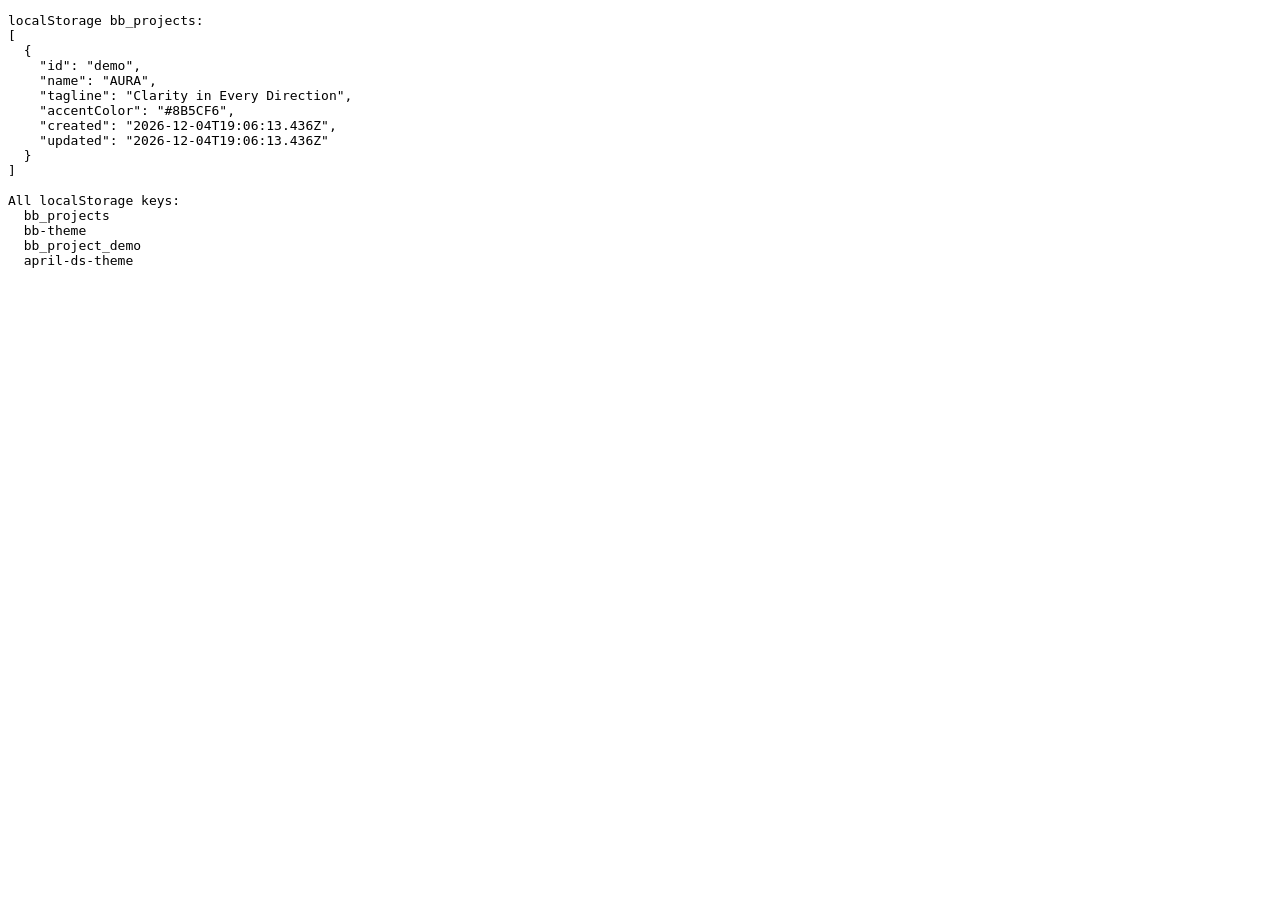
<file: check_projects.html>
<!DOCTYPE html>
<html>
<head><title>Check Storage</title></head>
<body>
<pre id="output"></pre>
<script>
const out = document.getElementById('output');

// Check localStorage
const projects = localStorage.getItem('bb_projects');
out.textContent = 'localStorage bb_projects:\n' + JSON.stringify(JSON.parse(projects || '[]'), null, 2) + '\n\n';

// List all localStorage keys
out.textContent += 'All localStorage keys:\n';
for (let i = 0; i < localStorage.length; i++) {
  const key = localStorage.key(i);
  out.textContent += '  ' + key + '\n';
}
</script>
</body>
</html>
</file>
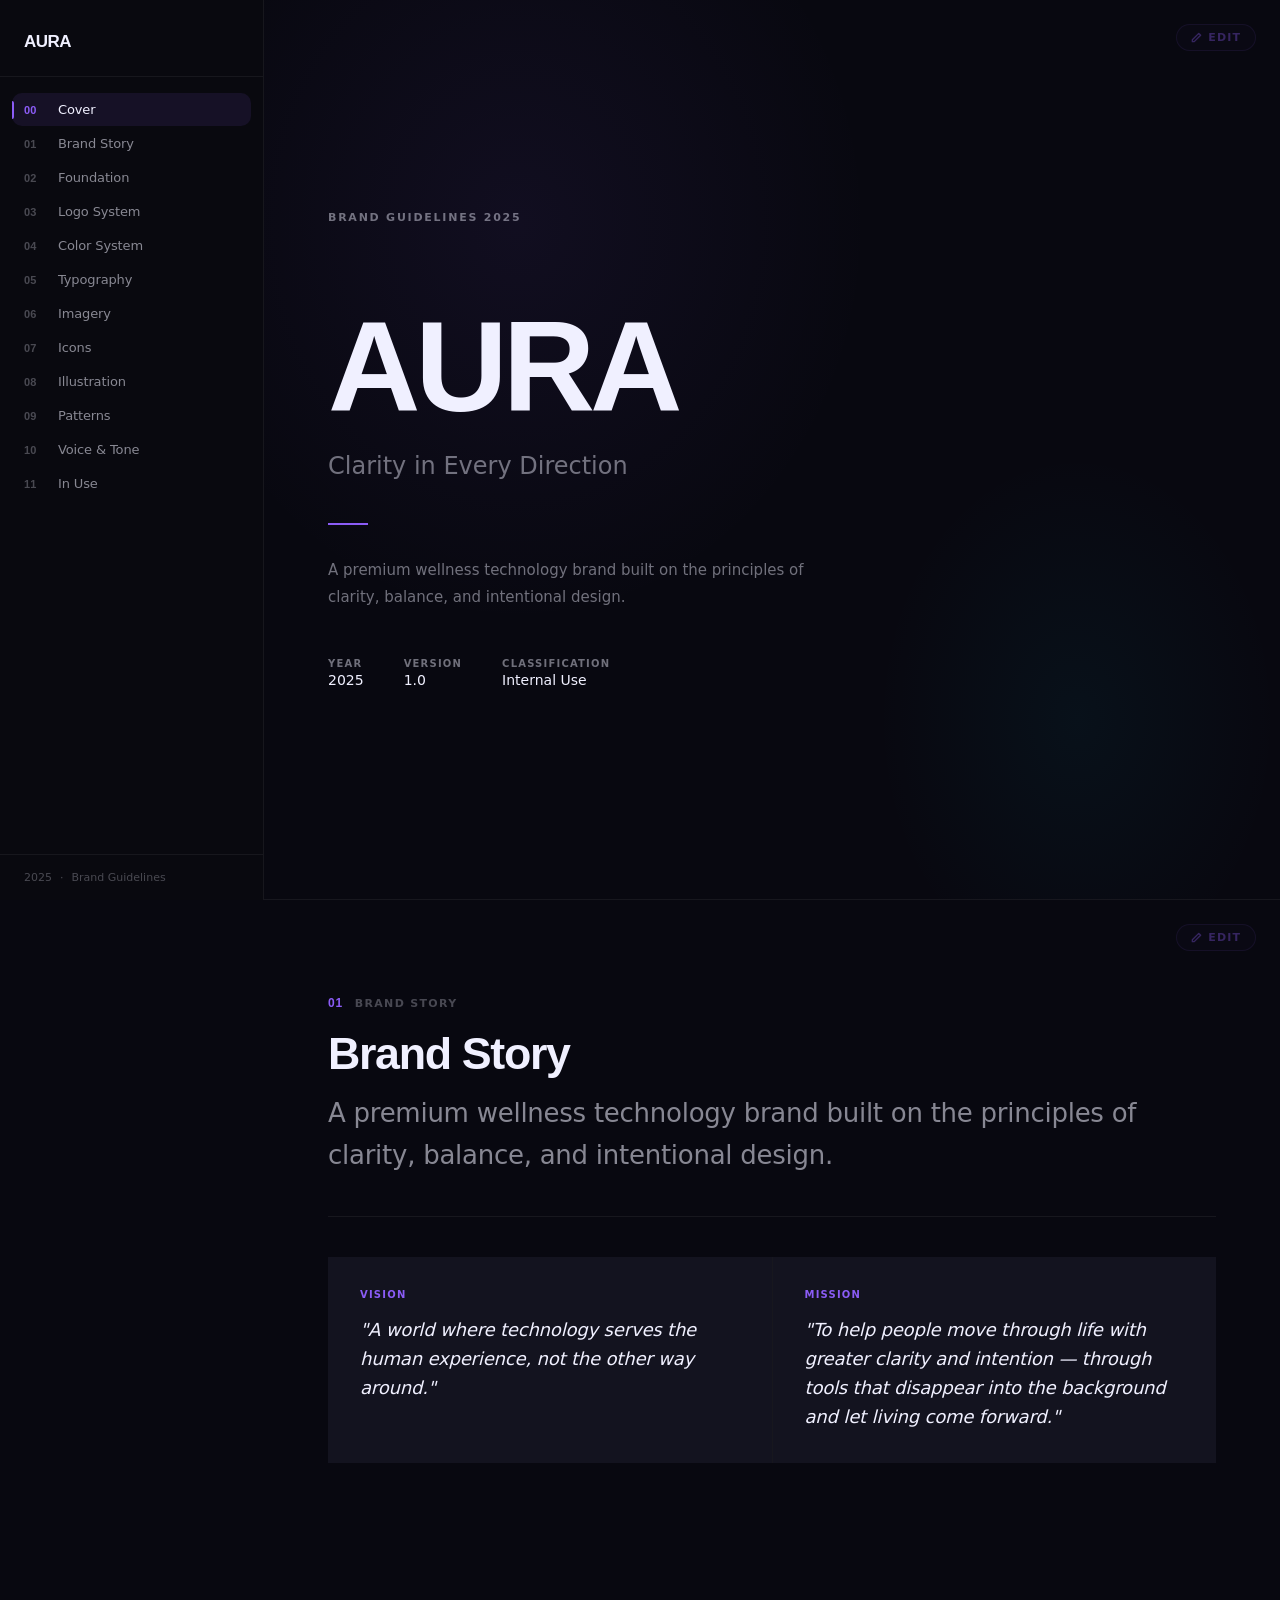
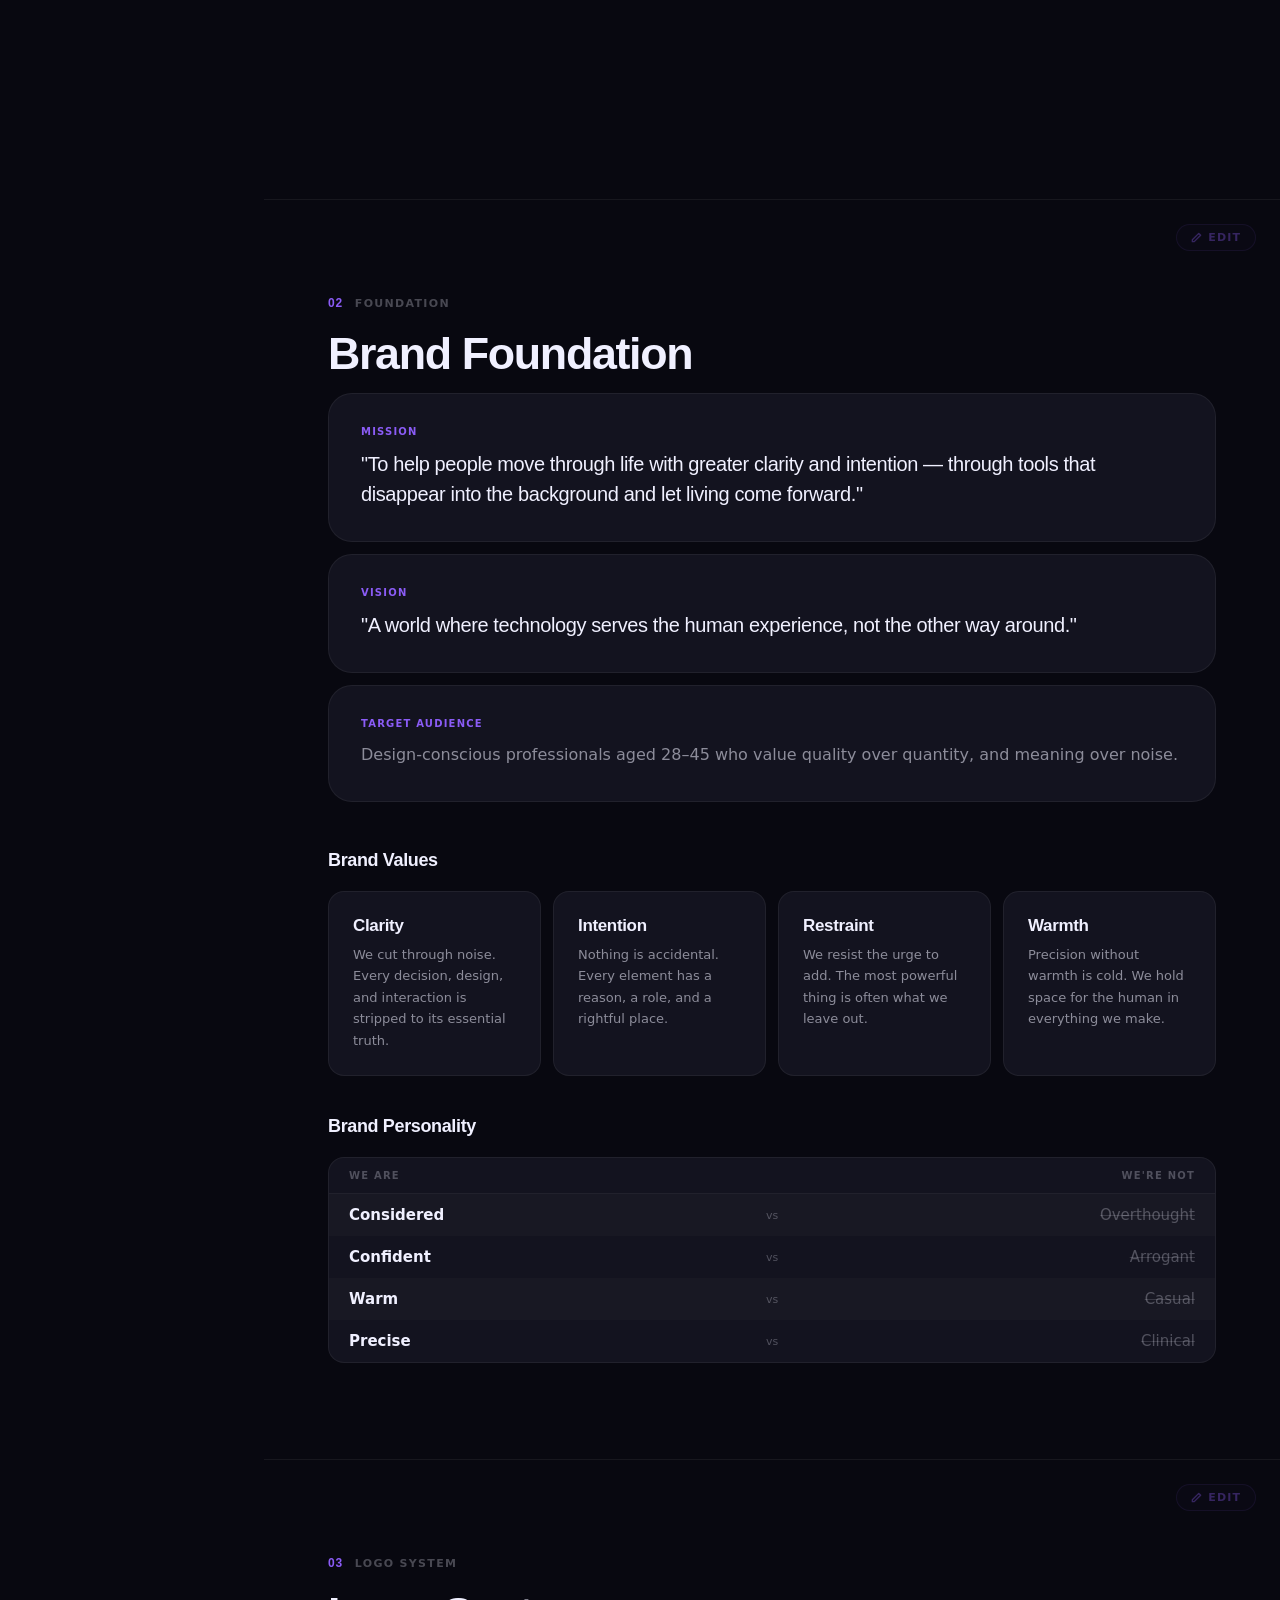
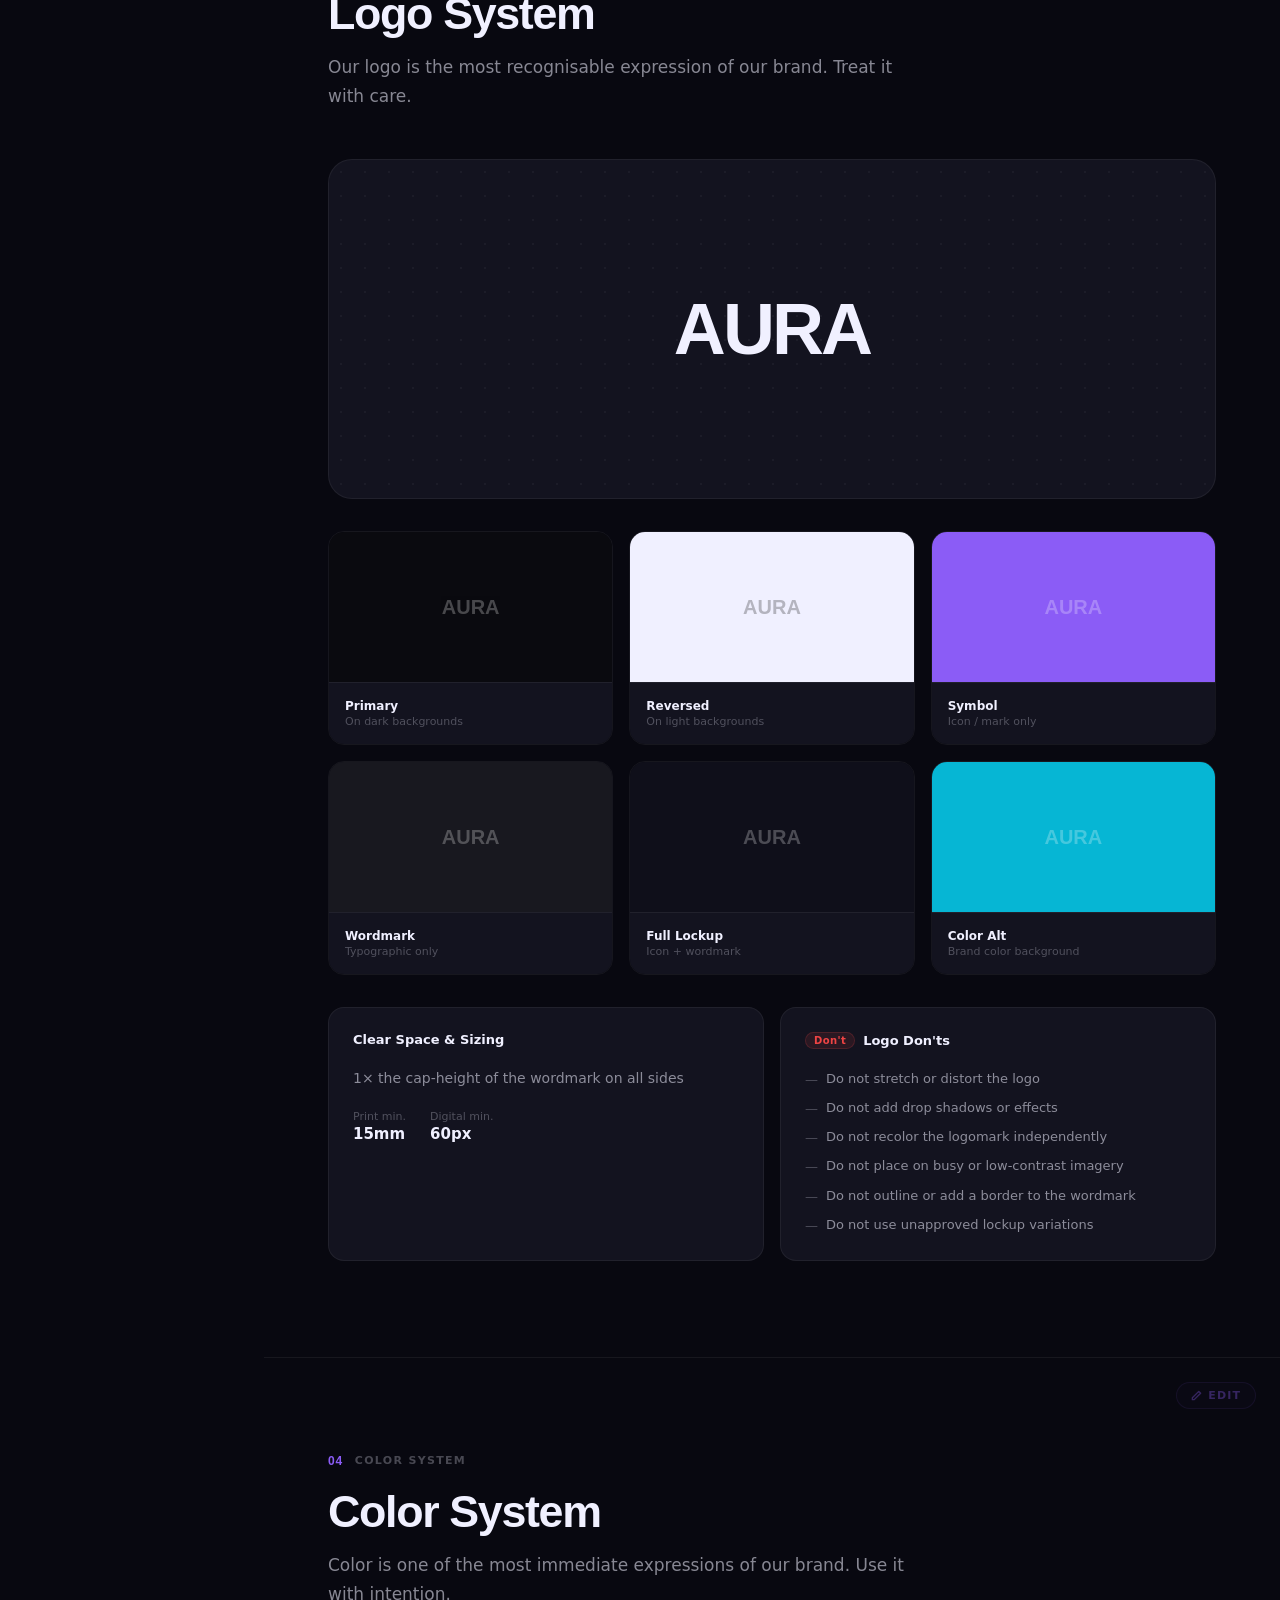
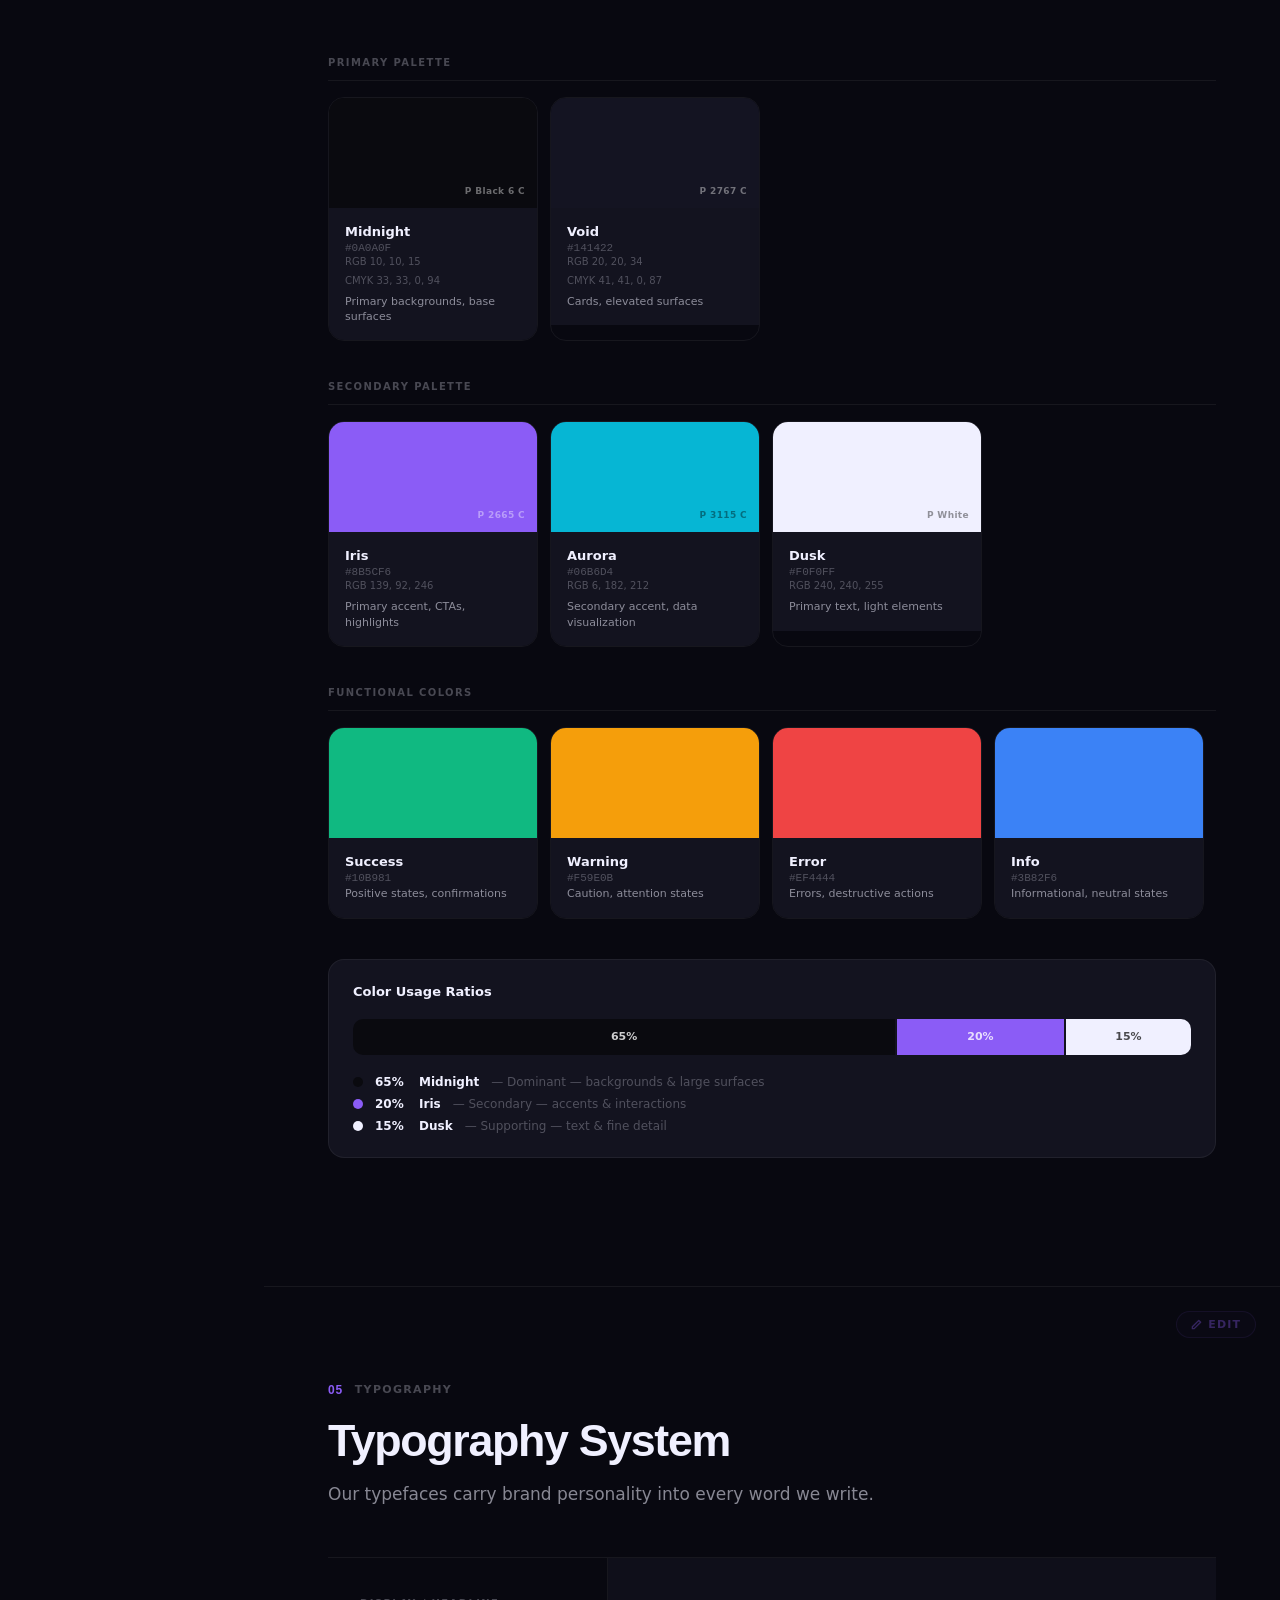
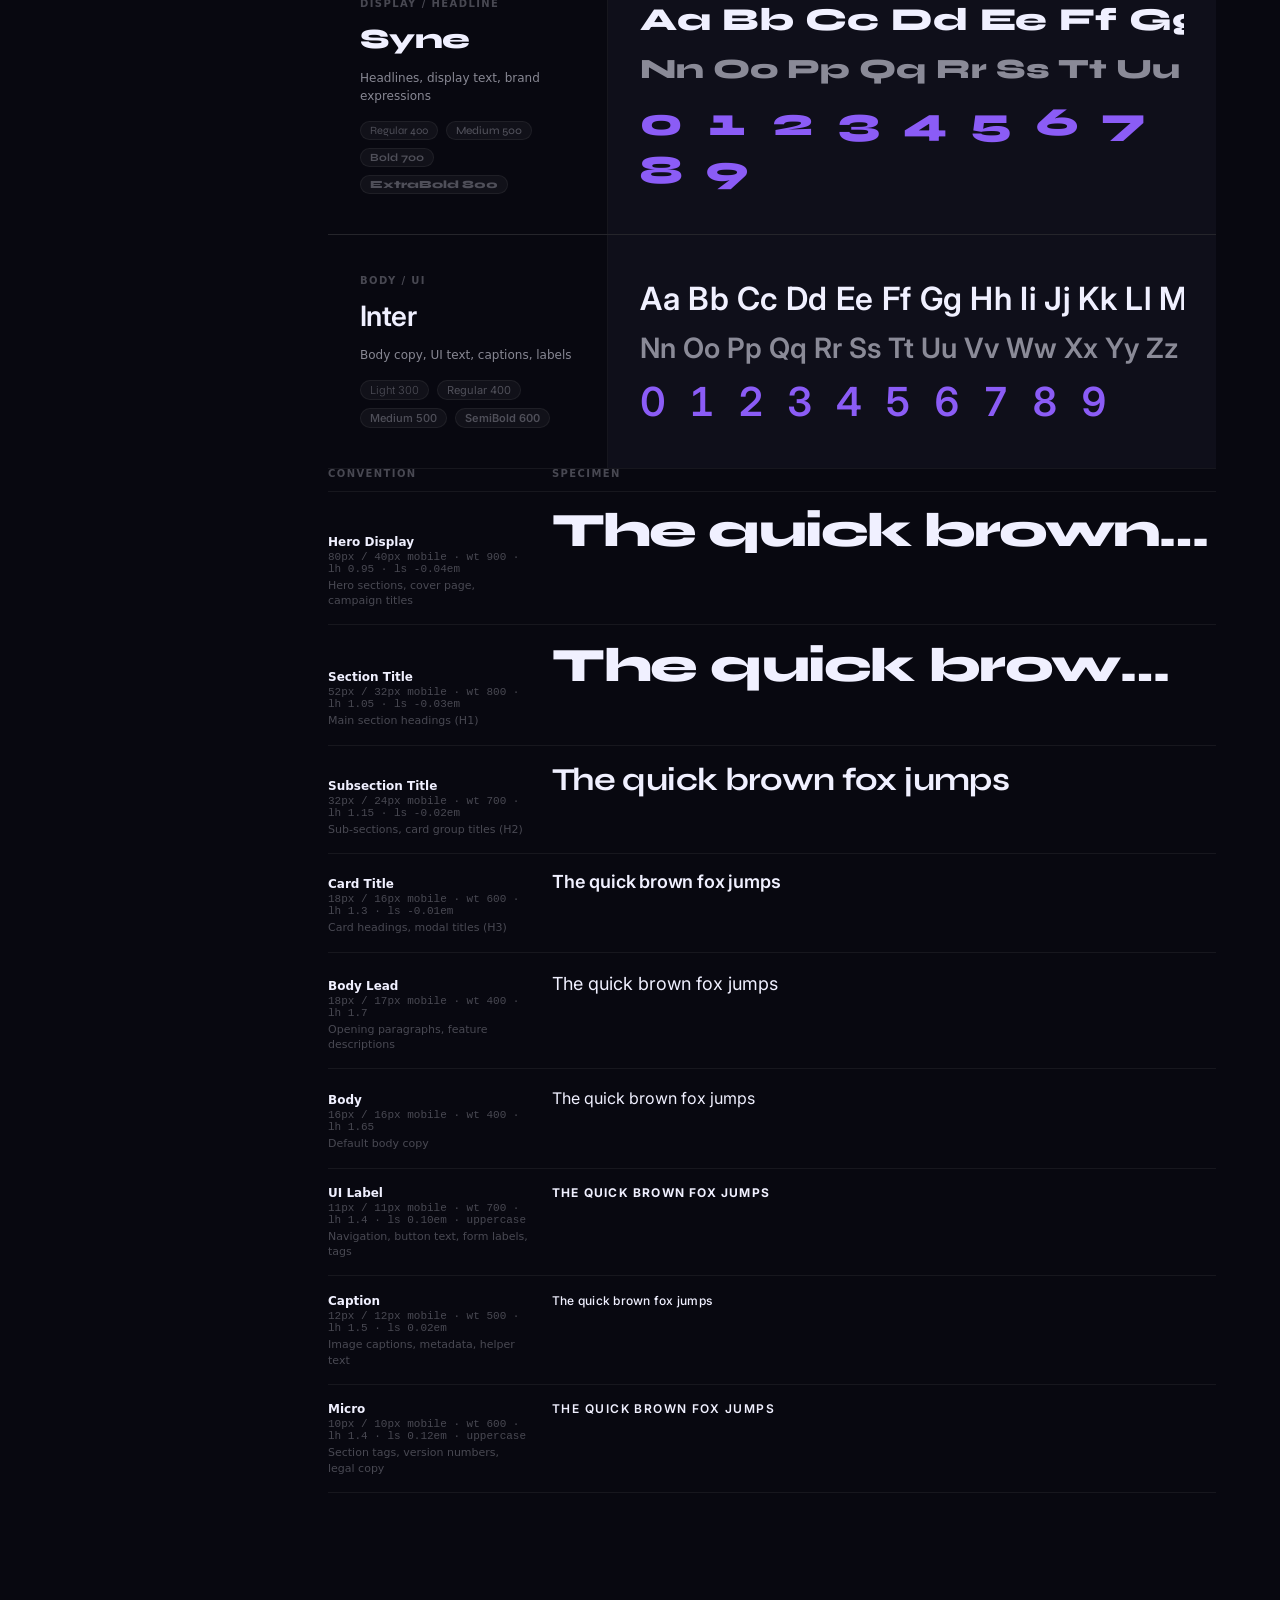
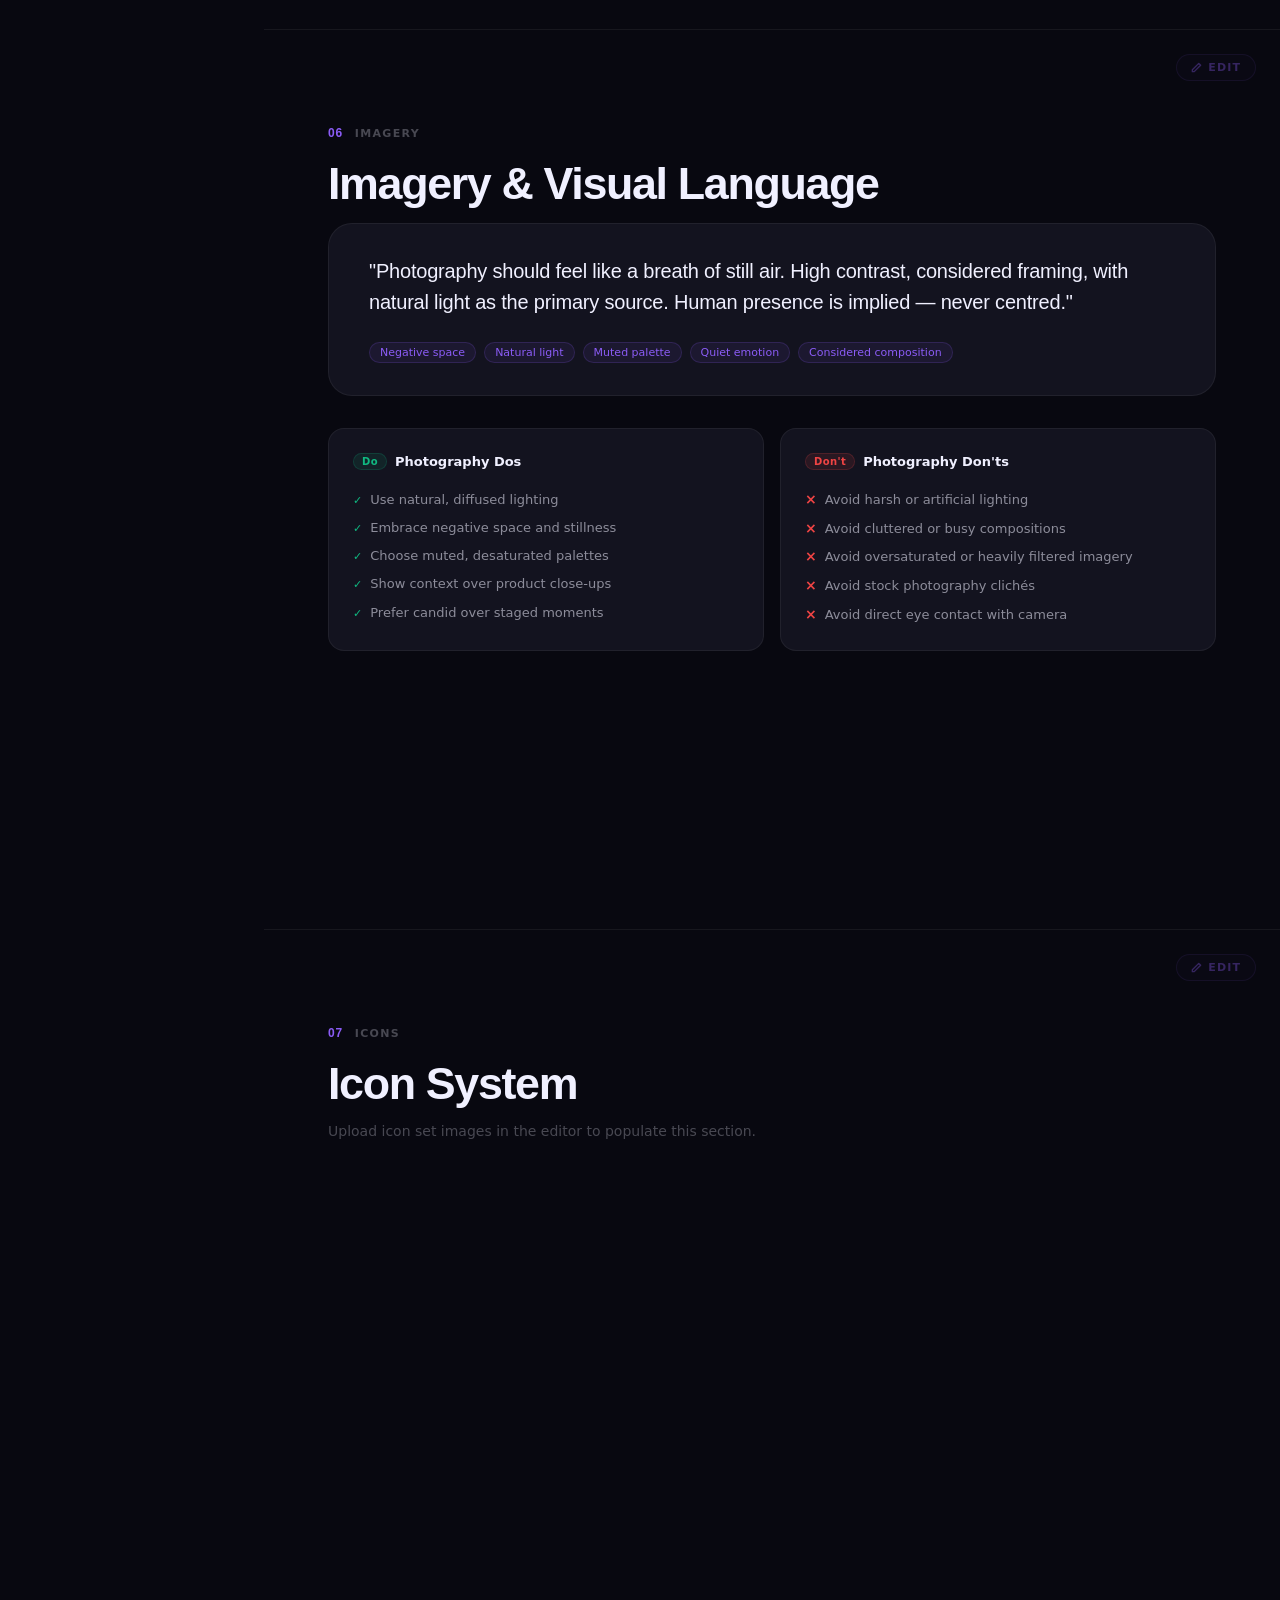
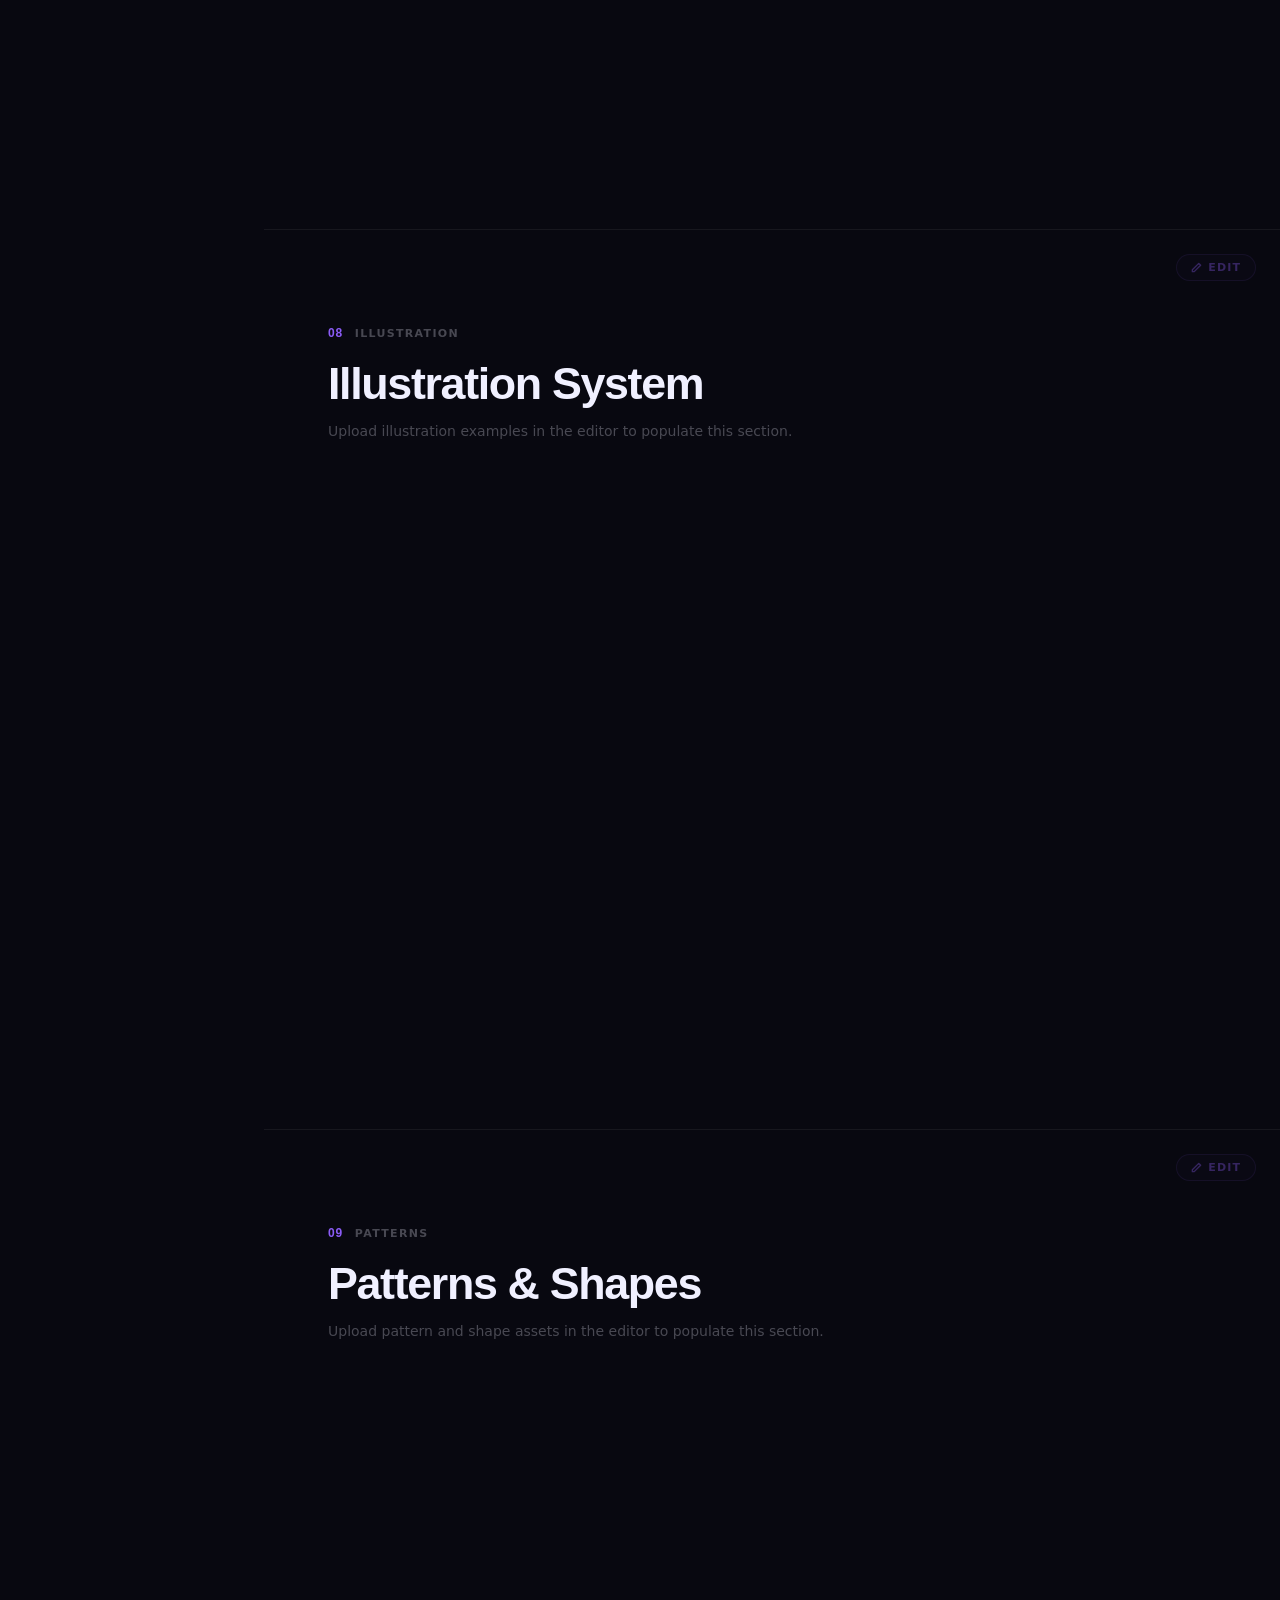
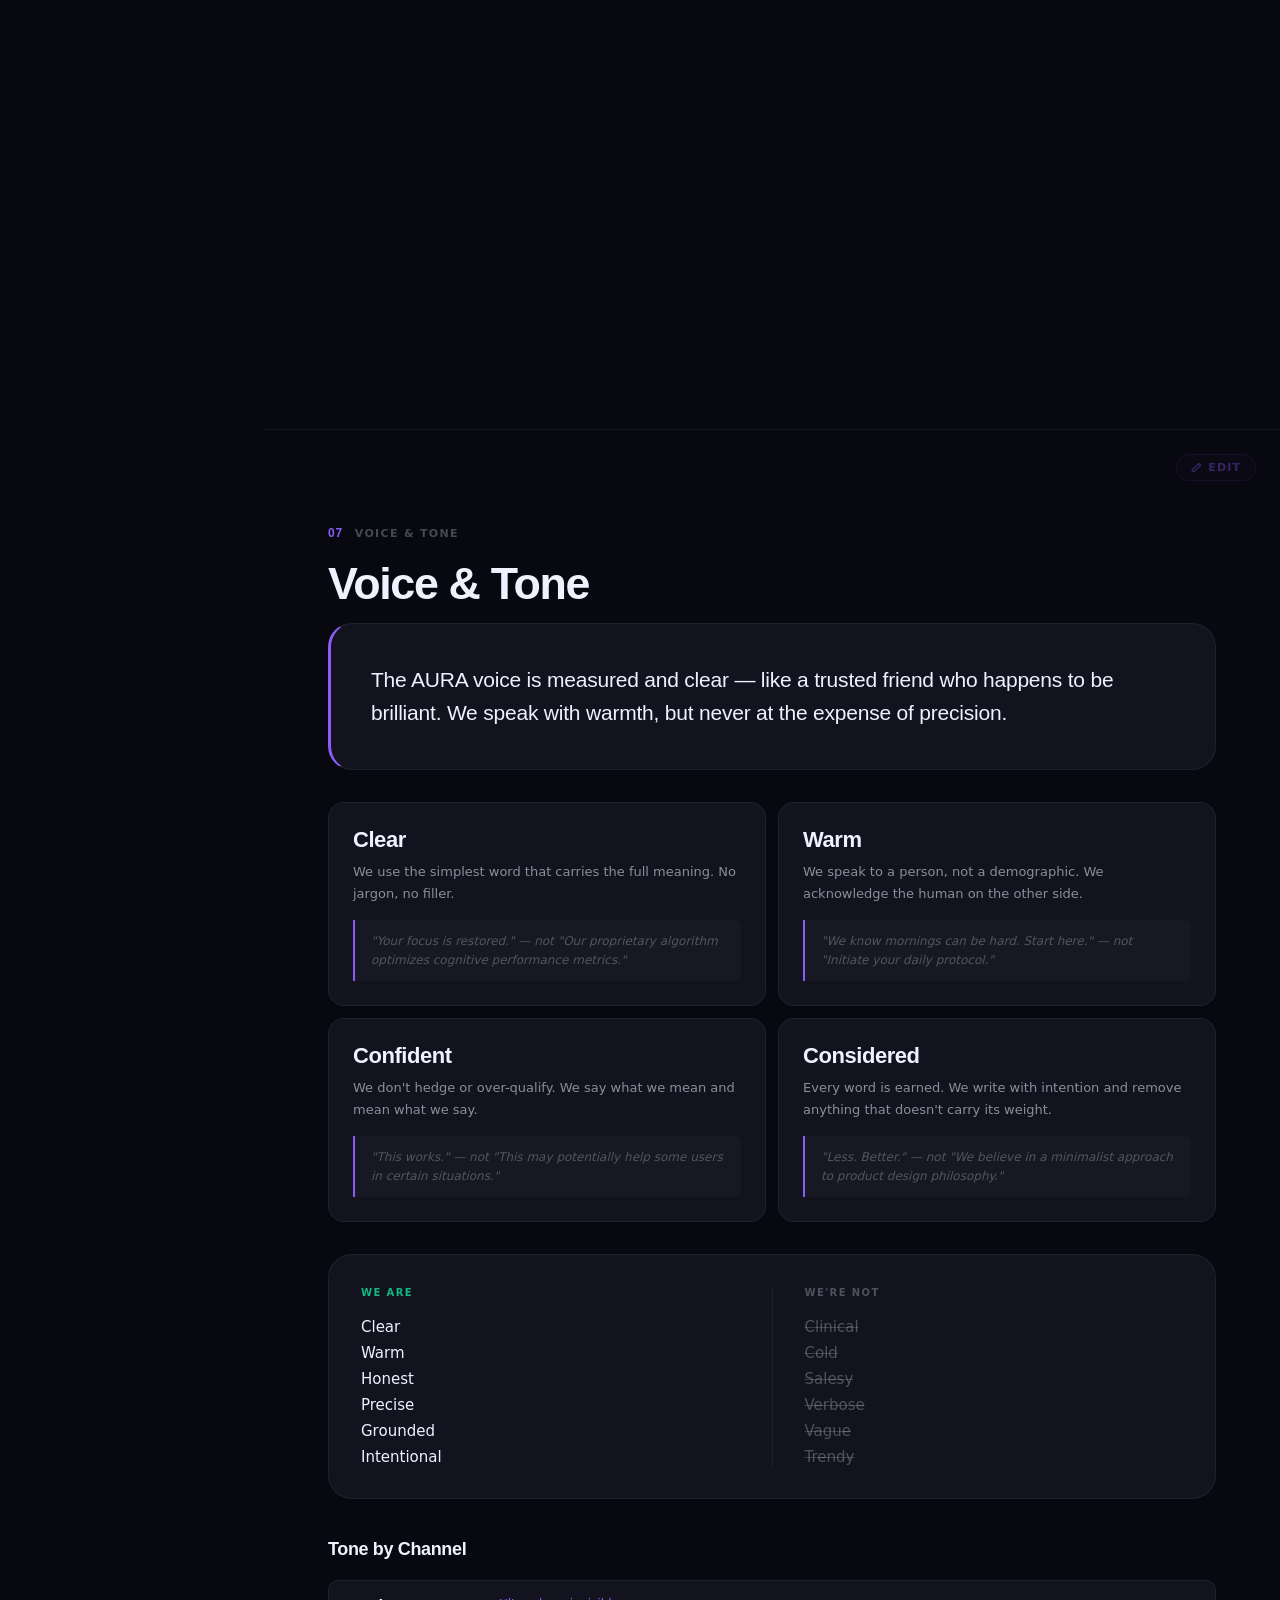
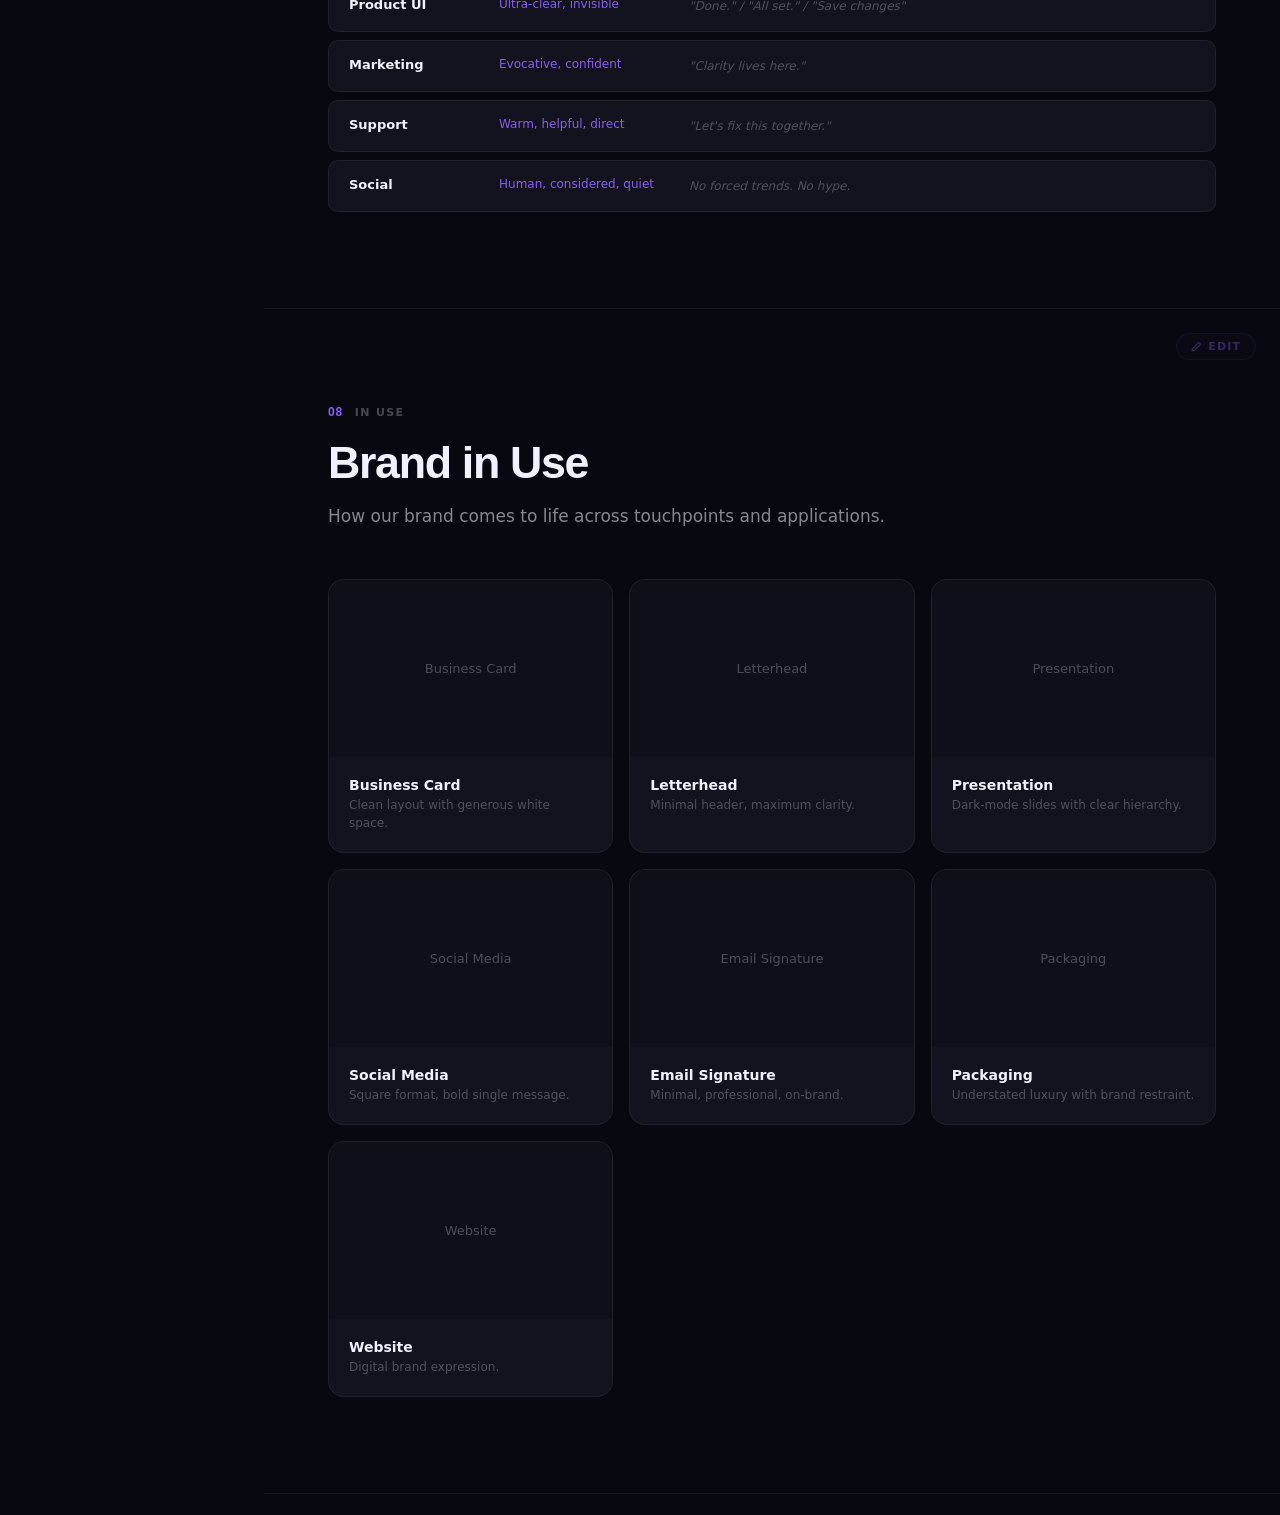
<file: index copy.html>
<!DOCTYPE html>
<html lang="en">
<head>
  <meta charset="UTF-8">
  <meta name="viewport" content="width=device-width, initial-scale=1.0">
  <title id="page-title">Brand Guidelines</title>

  <link rel="preconnect" href="https://fonts.googleapis.com">
  <link rel="preconnect" href="https://fonts.gstatic.com" crossorigin>
  <link href="https://fonts.googleapis.com/css2?family=Inter:wght@300;400;500;600;700&family=Syne:wght@400;500;600;700;800&display=swap" rel="stylesheet">

  <link rel="stylesheet" href="css/main.css">
</head>
<body>

  <div class="progress-bar" id="progress-bar"></div>

  <aside class="sidebar" id="sidebar">
    <div class="sidebar-top">
      <div class="sidebar-logo" id="sidebar-logo"></div>
    </div>
    <nav class="sidebar-nav" id="sidebar-nav"></nav>
    <div class="sidebar-bottom">
      <span class="sidebar-year" id="sidebar-year"></span>
      <span class="sidebar-sep">·</span>
      <span class="sidebar-label">Brand Guidelines</span>
    </div>
  </aside>

  <main class="content" id="content"></main>

  <script src="brand.config.js"></script>
  <script src="js/app.js"></script>
</body>
</html>
</file>
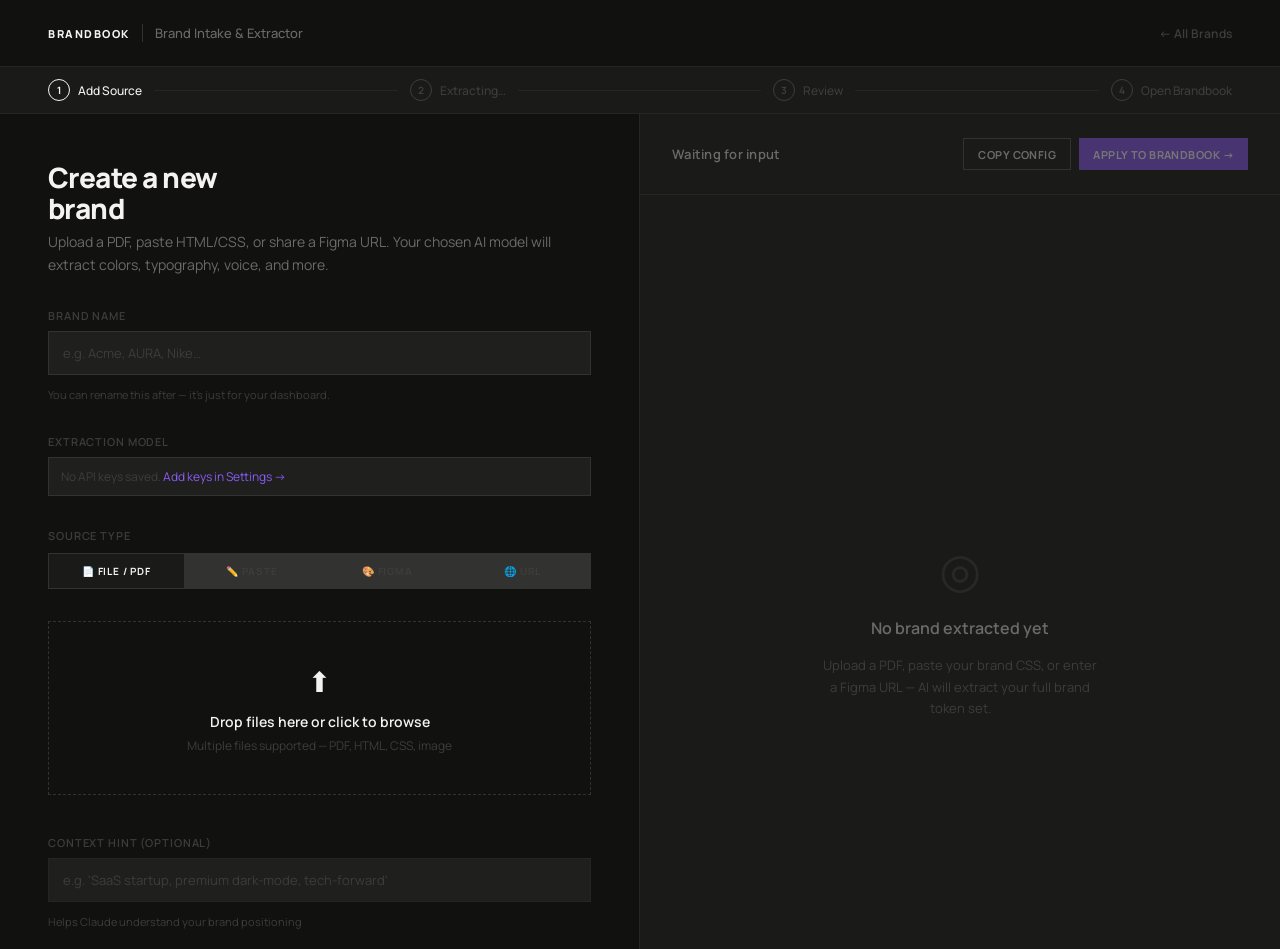
<file: intake.html>
<!DOCTYPE html>
<html lang="en">
<head>
  <meta charset="UTF-8">
  <meta name="viewport" content="width=device-width, initial-scale=1.0">
  <title>Brand Intake — Brandbook Generator</title>
  <link rel="preconnect" href="https://fonts.googleapis.com">
  <link rel="preconnect" href="https://fonts.gstatic.com" crossorigin>
  <link href="https://fonts.googleapis.com/css2?family=Manrope:wght@200;300;400;500;600;700;800&display=swap" rel="stylesheet">
  <style>
    *, *::before, *::after { box-sizing: border-box; margin: 0; padding: 0; }
    html { scroll-behavior: smooth; }

    :root {
      --bg:        #111110;
      --bg-card:   #1A1A19;
      --bg-input:  #1F1F1E;
      --border:    #252523;
      --border-md: #323230;
      --border-hi: #4A4A47;
      --text:      #F4F3EF;
      --text-2:    #6B6B66;
      --text-3:    #3D3D39;
      --accent:    #8B5CF6;
      --accent-2:  #06B6D4;
      --success:   #10B981;
      --error:     #EF4444;
      --r:         0px;
    }

    body {
      font-family: 'Manrope', system-ui, sans-serif;
      background: var(--bg);
      color: var(--text);
      min-height: 100vh;
      -webkit-font-smoothing: antialiased;
      display: flex;
      flex-direction: column;
    }

    /* ── Header ── */
    .header {
      padding: 24px 48px;
      border-bottom: 1px solid var(--border);
      display: flex;
      align-items: center;
      justify-content: space-between;
      flex-shrink: 0;
    }

    .header-brand {
      display: flex;
      align-items: center;
      gap: 12px;
    }

    .header-logo {
      font-family: 'Manrope', sans-serif;
      font-size: 11px;
      font-weight: 800;
      letter-spacing: 0.14em;
      text-transform: uppercase;
      color: var(--text);
    }

    .header-sep {
      width: 1px; height: 18px;
      background: var(--border-md);
    }

    .header-title {
      font-size: 13px;
      font-weight: 500;
      color: var(--text-2);
    }

    .header-link {
      font-size: 12px;
      font-weight: 600;
      color: var(--text-3);
      text-decoration: none;
      letter-spacing: 0.02em;
      transition: color 0.15s;
    }
    .header-link:hover { color: var(--text); }

    /* ── Main layout ── */
    .main {
      flex: 1;
      display: grid;
      grid-template-columns: 1fr 1fr;
      gap: 0;
      max-height: calc(100vh - 65px);
      overflow: hidden;
    }

    /* ── Left panel — upload ── */
    .panel-upload {
      padding: 48px;
      border-right: 1px solid var(--border);
      overflow-y: auto;
      display: flex;
      flex-direction: column;
      gap: 32px;
    }

    .panel-title {
      font-family: 'Manrope', sans-serif;
      font-size: 28px;
      font-weight: 800;
      letter-spacing: -0.03em;
      line-height: 1.1;
      margin-bottom: 6px;
    }

    .panel-subtitle {
      font-size: 14px;
      color: var(--text-2);
      line-height: 1.65;
    }

    /* API key */
    .api-key-row {
      display: flex;
      flex-direction: column;
      gap: 8px;
    }

    .field-label {
      font-size: 11px;
      font-weight: 600;
      letter-spacing: 0.08em;
      text-transform: uppercase;
      color: var(--text-3);
    }

    .field-hint {
      font-size: 11px;
      color: var(--text-3);
      margin-top: 4px;
    }

    .api-input {
      width: 100%;
      background: var(--bg-input);
      border: 1px solid var(--border-md);
      border-radius: var(--r);
      padding: 12px 14px;
      font-family: 'Manrope', monospace;
      font-size: 13px;
      color: var(--text);
      outline: none;
      transition: border-color 0.15s;
    }
    .api-input:focus { border-color: var(--accent); }
    .api-input::placeholder { color: var(--text-3); }

    /* Source tabs */
    .source-tabs {
      display: flex;
      gap: 1px;
      background: var(--border-md); /* gap = hairline */
      border: 1px solid var(--border-md);
      padding: 0;
    }

    .tab-btn {
      flex: 1;
      height: 34px;
      border: none;
      border-radius: 0;
      background: transparent;
      font-family: 'Manrope', sans-serif;
      font-size: 10px;
      font-weight: 700;
      letter-spacing: 0.08em;
      text-transform: uppercase;
      color: var(--text-3);
      cursor: pointer;
      transition: all 0.15s;
      display: flex;
      align-items: center;
      justify-content: center;
      gap: 6px;
    }

    .tab-btn:hover { color: var(--text-2); background: rgba(255,255,255,0.04); }
    .tab-btn.active { background: var(--bg-card); color: var(--text); border: none; }

    /* Upload zone */
    .upload-zone {
      border: 1px dashed var(--border-md);
      border-radius: var(--r);
      padding: 40px 24px;
      text-align: center;
      cursor: pointer;
      transition: all 0.15s;
      position: relative;
    }
    .upload-zone:hover, .upload-zone.dragover {
      border-color: var(--accent);
      background: rgba(139,92,246,0.04);
    }

    .upload-zone input[type=file] {
      position: absolute; inset: 0;
      opacity: 0; cursor: pointer;
      width: 100%; height: 100%;
    }

    .upload-icon {
      font-size: 28px;
      margin-bottom: 12px;
      display: block;
    }

    .upload-label {
      font-size: 14px;
      font-weight: 600;
      color: var(--text);
      margin-bottom: 6px;
    }

    .upload-hint {
      font-size: 12px;
      color: var(--text-3);
    }

    .upload-file-name {
      margin-top: 12px;
      font-size: 12px;
      color: var(--accent);
      font-weight: 500;
    }

    /* Text input zone */
    .text-area {
      width: 100%;
      min-height: 200px;
      background: var(--bg-input);
      border: 1px solid var(--border-md);
      border-radius: var(--r);
      padding: 16px;
      font-family: 'Manrope', monospace;
      font-size: 12px;
      color: var(--text);
      outline: none;
      resize: vertical;
      transition: border-color 0.15s;
      line-height: 1.6;
    }
    .text-area:focus { border-color: var(--accent); }
    .text-area::placeholder { color: var(--text-3); }

    /* URL input */
    .url-row {
      display: flex;
      gap: 8px;
    }

    .url-input {
      flex: 1;
      background: var(--bg-input);
      border: 1px solid var(--border-md);
      border-radius: var(--r);
      padding: 12px 14px;
      font-family: 'Manrope', sans-serif;
      font-size: 13px;
      color: var(--text);
      outline: none;
      transition: border-color 0.15s;
    }
    .url-input:focus { border-color: var(--accent); }
    .url-input::placeholder { color: var(--text-3); }

    /* Context note */
    .context-field {
      display: flex;
      flex-direction: column;
      gap: 8px;
    }

    .context-input {
      width: 100%;
      background: var(--bg-input);
      border: 1px solid var(--border);
      border-radius: var(--r);
      padding: 12px 14px;
      font-family: 'Manrope', sans-serif;
      font-size: 13px;
      color: var(--text);
      outline: none;
      transition: border-color 0.15s;
    }
    .context-input:focus { border-color: var(--accent); }
    .context-input::placeholder { color: var(--text-3); }

    /* Extract button */
    .btn-extract {
      width: 100%;
      height: 52px;
      background: var(--accent);
      border: none;
      border-radius: var(--r);
      font-family: 'Manrope', sans-serif;
      font-size: 14px;
      font-weight: 700;
      color: #fff;
      cursor: pointer;
      transition: all 0.15s;
      display: flex;
      align-items: center;
      justify-content: center;
      gap: 8px;
      letter-spacing: 0.01em;
    }
    .btn-extract:hover:not(:disabled) { background: #7C3AED; }
    .btn-extract:disabled { opacity: 0.5; cursor: not-allowed; }

    .btn-extract .spinner {
      width: 16px; height: 16px;
      border: 2px solid rgba(255,255,255,0.3);
      border-top-color: #fff;
      border-radius: 50%;
      animation: spin 0.6s linear infinite;
      display: none;
    }
    .btn-extract.loading .spinner { display: block; }
    .btn-extract.loading .btn-label { opacity: 0.7; }

    @keyframes spin { to { transform: rotate(360deg); } }

    /* ── Right panel — output ── */
    .panel-output {
      background: var(--bg-card);
      overflow-y: auto;
      display: flex;
      flex-direction: column;
    }

    .output-header {
      padding: 24px 32px;
      border-bottom: 1px solid var(--border);
      display: flex;
      align-items: center;
      justify-content: space-between;
      flex-shrink: 0;
      position: sticky;
      top: 0;
      background: var(--bg-card);
      z-index: 10;
    }

    .output-title {
      font-size: 13px;
      font-weight: 600;
      color: var(--text-2);
      letter-spacing: 0.02em;
    }

    .output-actions {
      display: flex;
      gap: 8px;
    }

    .btn-sm {
      height: 32px;
      padding: 0 14px;
      border-radius: 0;
      font-family: 'Manrope', sans-serif;
      font-size: 11px;
      font-weight: 700;
      letter-spacing: 0.04em;
      text-transform: uppercase;
      cursor: pointer;
      transition: all 0.15s;
      display: flex;
      align-items: center;
      gap: 6px;
      text-decoration: none;
    }

    .btn-outline {
      border: 1px solid var(--border-md);
      background: transparent;
      color: var(--text-2);
    }
    .btn-outline:hover { border-color: var(--border-hi); color: var(--text); background: rgba(255,255,255,0.04); }

    .btn-primary {
      border: none;
      background: var(--accent);
      color: #fff;
    }
    .btn-primary:hover { background: #7C3AED; }
    .btn-primary:disabled { opacity: 0.4; cursor: not-allowed; }

    /* Output states */
    .output-empty {
      flex: 1;
      display: flex;
      flex-direction: column;
      align-items: center;
      justify-content: center;
      padding: 48px;
      text-align: center;
      color: var(--text-3);
      gap: 16px;
    }

    .output-empty-icon { font-size: 48px; opacity: 0.4; }

    .output-empty-title {
      font-size: 16px;
      font-weight: 600;
      color: var(--text-2);
    }

    .output-empty-desc {
      font-size: 13px;
      color: var(--text-3);
      max-width: 280px;
      line-height: 1.65;
    }

    /* Styleboard preview */
    .styleboard {
      padding: 32px;
      display: flex;
      flex-direction: column;
      gap: 24px;
    }

    /* ── Assets upload panel ── */
    #assets-panel {
      padding: 24px 32px;
      border-top: 1px solid var(--border);
    }
    .assets-panel-header {
      display: flex;
      align-items: baseline;
      gap: 12px;
      margin-bottom: 16px;
    }
    .assets-panel-title {
      font-size: 12px;
      font-weight: 700;
      letter-spacing: .08em;
      text-transform: uppercase;
      color: var(--text);
    }
    .assets-panel-hint {
      font-size: 11px;
      color: var(--text-3);
    }
    .assets-grid {
      display: grid;
      grid-template-columns: 1fr 1fr 1fr 1fr;
      gap: 8px;
    }
    .asset-slot-wide { grid-column: span 2; }
    .asset-slot-label {
      display: block;
      font-size: 10px;
      color: var(--text-3);
      letter-spacing: .06em;
      text-transform: uppercase;
      margin-bottom: 6px;
    }
    .asset-drop-zone {
      position: relative;
      height: 80px;
      border: 1px solid var(--border);
      cursor: pointer;
      overflow: hidden;
      transition: border-color .15s;
      background: var(--bg);
    }
    .asset-drop-zone:hover { border-color: var(--accent); }
    .asset-file-input {
      position: absolute;
      inset: 0;
      opacity: 0;
      cursor: pointer;
      width: 100%;
      height: 100%;
      z-index: 2;
    }
    .asset-drop-inner {
      position: absolute;
      inset: 0;
      display: flex;
      flex-direction: column;
      align-items: center;
      justify-content: center;
      gap: 2px;
      pointer-events: none;
    }
    .asset-drop-icon { font-size: 18px; color: var(--text-3); line-height: 1; }
    .asset-drop-text { font-size: 10px; color: var(--text-3); }
    .asset-preview {
      position: absolute;
      inset: 0;
      display: flex;
      align-items: center;
      justify-content: center;
      background: inherit;
      z-index: 1;
      pointer-events: none;
    }
    .asset-preview img {
      max-height: 60px;
      max-width: 90%;
      object-fit: contain;
    }
    .asset-preview-photos {
      gap: 4px;
      flex-wrap: wrap;
      padding: 4px;
    }
    .asset-preview-photos img {
      height: 36px;
      width: 36px;
      object-fit: cover;
    }
    /* Save status bar */
    .save-status-bar {
      padding: 12px 32px;
      border-top: 1px solid var(--border);
      font-size: 13px;
      color: var(--text-2);
      display: flex;
      gap: 16px;
      align-items: center;
    }
    .save-status-bar a {
      color: var(--accent);
      text-decoration: none;
      font-weight: 600;
    }
    @media (max-width: 700px) {
      .assets-grid { grid-template-columns: 1fr 1fr; }
      .asset-slot-wide { grid-column: span 2; }
    }

    /* Brand header card */
    .sb-brand-card {
      background: var(--bg);
      border: 1px solid var(--border-md);
      border-radius: 0;
      padding: 32px;
      position: relative;
      overflow: hidden;
    }

    .sb-brand-card::before {
      content: '';
      position: absolute;
      top: -30%; left: -10%;
      width: 50%; height: 80%;
      background: radial-gradient(ellipse, rgba(139,92,246,0.12), transparent 70%);
      pointer-events: none;
    }

    .sb-brand-name {
      font-family: 'Manrope', sans-serif;
      font-size: 40px;
      font-weight: 800;
      letter-spacing: -0.03em;
      line-height: 1.0;
      color: var(--text);
      position: relative;
    }

    .sb-tagline {
      font-size: 15px;
      color: var(--text-2);
      margin-top: 8px;
      position: relative;
    }

    /* Sections */
    .sb-section {
      display: flex;
      flex-direction: column;
      gap: 10px;
    }

    .sb-section-label {
      font-size: 10px;
      font-weight: 700;
      letter-spacing: 0.12em;
      text-transform: uppercase;
      color: var(--text-3);
      padding-bottom: 8px;
      border-bottom: 1px solid var(--border);
    }

    /* Color swatches */
    .sb-swatches {
      display: flex;
      gap: 6px;
      flex-wrap: wrap;
    }

    .sb-swatch {
      display: flex;
      flex-direction: column;
      gap: 4px;
    }

    .sb-swatch-chip {
      width: 48px; height: 48px;
      border-radius: 0;
      border: 1px solid rgba(255,255,255,0.08);
    }

    .sb-swatch-name {
      font-size: 9px;
      font-weight: 600;
      color: var(--text-3);
      letter-spacing: 0.04em;
      text-align: center;
    }

    .sb-swatch-hex {
      font-size: 9px;
      color: var(--text-3);
      text-align: center;
      font-family: monospace;
    }

    /* Type specimens */
    .sb-type-rows {
      display: flex;
      flex-direction: column;
      gap: 0;
    }

    .sb-type-row {
      display: flex;
      align-items: baseline;
      gap: 16px;
      padding: 10px 0;
      border-bottom: 1px solid var(--border);
    }

    .sb-type-meta {
      min-width: 100px;
      flex-shrink: 0;
    }

    .sb-type-name {
      font-size: 10px;
      font-weight: 700;
      color: var(--text-2);
      letter-spacing: 0.04em;
      text-transform: uppercase;
    }

    .sb-type-spec {
      font-size: 9px;
      color: var(--text-3);
      margin-top: 1px;
      font-family: monospace;
    }

    .sb-type-sample {
      color: var(--text);
      overflow: hidden;
      white-space: nowrap;
      text-overflow: ellipsis;
    }

    /* Values */
    .sb-values {
      display: flex;
      flex-wrap: wrap;
      gap: 6px;
    }

    .sb-value-tag {
      font-size: 11px;
      font-weight: 600;
      padding: 5px 12px;
      border: 1px solid var(--border-md);
      border-radius: 0;
      color: var(--text-2);
    }

    /* Error */
    .error-banner {
      background: rgba(239,68,68,0.10);
      border: 1px solid rgba(239,68,68,0.30);
      border-left: 3px solid #EF4444;
      padding: 12px 16px;
      font-size: 13px;
      font-weight: 500;
      color: #EF4444;
      line-height: 1.5;
    }

    /* Config code */
    .config-output {
      background: var(--bg);
      border: 1px solid var(--border);
      border-radius: var(--r);
      padding: 20px;
      font-family: 'SF Mono', 'Fira Code', monospace;
      font-size: 11px;
      color: var(--text-2);
      white-space: pre;
      overflow-x: auto;
      line-height: 1.6;
      max-height: 320px;
      overflow-y: auto;
    }

    /* ── Steps ── */
    .steps-row {
      display: flex;
      align-items: center;
      gap: 0;
      padding: 12px 48px;
      border-bottom: 1px solid var(--border);
      background: var(--bg-card);
    }

    .step {
      display: flex;
      align-items: center;
      gap: 8px;
      font-size: 12px;
      font-weight: 500;
      color: var(--text-3);
    }

    .step.active { color: var(--text); }
    .step.done   { color: var(--success); }

    .step-num {
      width: 22px; height: 22px;
      border-radius: 50%;
      border: 1.5px solid currentColor;
      display: flex; align-items: center; justify-content: center;
      font-size: 10px; font-weight: 700;
      flex-shrink: 0;
    }

    .step-divider {
      flex: 1;
      height: 1px;
      background: var(--border);
      margin: 0 12px;
    }

    /* ── Model selector ─────────────────────────────────── */
    .model-selector { display: flex; flex-direction: column; gap: 8px; }

    .model-select-wrap { position: relative; }

    .model-select {
      width: 100%;
      background: var(--bg-input);
      border: 1px solid var(--border-md);
      border-radius: 0;
      padding: 11px 36px 11px 12px;
      font-family: 'Manrope', sans-serif;
      font-size: 13px;
      font-weight: 600;
      color: var(--text);
      outline: none;
      cursor: pointer;
      appearance: none;
      -webkit-appearance: none;
      transition: border-color 0.12s;
    }

    .model-select:focus { border-color: var(--accent); }

    /* Custom chevron */
    .model-select-wrap::after {
      content: '▾';
      position: absolute;
      right: 12px;
      top: 50%;
      transform: translateY(-50%);
      font-size: 12px;
      color: var(--text-3);
      pointer-events: none;
    }

    .model-select option { background: #1A1A19; color: #F4F3EF; }
    body.light .model-select option { background: #fff; color: #111110; }

    .model-no-keys {
      font-size: 12px;
      color: var(--text-3);
      padding: 10px 12px;
      border: 1px solid var(--border-md);
      background: var(--bg-input);
    }

    .model-no-keys a {
      color: var(--accent);
      text-decoration: none;
    }

    /* ── Multi-file list ─────────────────────────────────── */
    .file-list {
      display: flex;
      flex-direction: column;
      gap: 1px;
      margin-top: 8px;
    }

    .file-item {
      display: flex;
      align-items: center;
      justify-content: space-between;
      padding: 7px 10px;
      background: var(--bg-input);
      border: 1px solid var(--border);
      font-size: 11px;
    }

    .file-item-name {
      font-weight: 600;
      color: var(--text);
      overflow: hidden;
      text-overflow: ellipsis;
      white-space: nowrap;
      max-width: 200px;
    }

    .file-item-size {
      font-size: 10px;
      color: var(--text-3);
      flex-shrink: 0;
      margin-left: 8px;
    }

    .file-item-remove {
      background: none;
      border: none;
      color: var(--text-3);
      cursor: pointer;
      font-size: 12px;
      padding: 0 4px;
      flex-shrink: 0;
      transition: color 0.12s;
    }

    .file-item-remove:hover { color: #EF4444; }

    /* ── Light mode ─────────────────────────────────────── */
    body.light {
      --bg:        #F2F2EF;
      --bg-card:   #FFFFFF;
      --bg-input:  #F8F8F5;
      --border:    rgba(0,0,0,0.07);
      --border-md: rgba(0,0,0,0.12);
      --border-hi: rgba(0,0,0,0.22);
      --text:      #111110;
      --text-2:    rgba(17,17,16,0.55);
      --text-3:    rgba(17,17,16,0.30);
    }

    /* ── Error banner — always sticky at top of panel ───── */
    .error-banner {
      position: sticky;
      top: 0;
      z-index: 10;
    }

  </style>
</head>
<body>
  <!-- Apply theme immediately — no flash -->
  <script>
    (function(){
      var t = localStorage.getItem('bb-theme') || 'dark';
      if (t === 'light') document.body.classList.add('light');
      // Sync in real-time when dashboard changes theme or settings in another tab
      window.addEventListener('storage', function(e) {
        if (e.key === 'bb-theme') {
          document.body.classList.toggle('light', e.newValue === 'light');
        }
        if (e.key === 'bb-settings') {
          // Rebuild model selector if keys changed
          if (typeof buildModelSelector === 'function') buildModelSelector();
        }
      });
    })();
  </script>

  <header class="header">
    <div class="header-brand">
      <span class="header-logo">Brandbook</span>
      <div class="header-sep"></div>
      <span class="header-title">Brand Intake & Extractor</span>
    </div>
    <a href="index.html" class="header-link">← All Brands</a>
  </header>

  <div class="steps-row" id="steps-row">
    <div class="step active" id="step-1">
      <div class="step-num">1</div>
      <span>Add Source</span>
    </div>
    <div class="step-divider"></div>
    <div class="step" id="step-2">
      <div class="step-num">2</div>
      <span>Extracting…</span>
    </div>
    <div class="step-divider"></div>
    <div class="step" id="step-3">
      <div class="step-num">3</div>
      <span>Review</span>
    </div>
    <div class="step-divider"></div>
    <div class="step" id="step-4">
      <div class="step-num">4</div>
      <span>Open Brandbook</span>
    </div>
  </div>

  <div class="main">

    <!-- LEFT: Upload panel -->
    <div class="panel-upload">
      <div>
        <h1 class="panel-title">Create a new<br>brand</h1>
        <p class="panel-subtitle">Upload a PDF, paste HTML/CSS, or share a Figma URL. Your chosen AI model will extract colors, typography, voice, and more.</p>
      </div>

      <!-- Brand Name -->
      <div class="api-key-row">
        <label class="field-label" for="brand-name-input">Brand Name</label>
        <input type="text" id="brand-name-input" class="api-input" placeholder="e.g. Acme, AURA, Nike…" autocomplete="off" style="font-family:'Manrope',sans-serif">
        <span class="field-hint">You can rename this after — it's just for your dashboard.</span>
      </div>

      <!-- Model selector -->
      <div class="model-selector">
        <label class="field-label" for="model-select">Extraction Model</label>
        <div id="model-selector-body"><!-- injected by JS --></div>
      </div>

      <!-- Source type tabs -->
      <div>
        <div class="field-label" style="margin-bottom:10px">Source Type</div>
        <div class="source-tabs">
          <button class="tab-btn active" data-tab="file">📄 File / PDF</button>
          <button class="tab-btn" data-tab="paste">✏️ Paste</button>
          <button class="tab-btn" data-tab="figma">🎨 Figma</button>
          <button class="tab-btn" data-tab="url">🌐 URL</button>
        </div>
      </div>

      <!-- File upload tab -->
      <div id="tab-file">
        <div class="upload-zone" id="upload-zone">
          <input type="file" id="file-input" accept=".pdf,.html,.htm,.css,.txt,.png,.jpg,.jpeg,.webp" multiple>
          <span class="upload-icon">⬆</span>
          <div class="upload-label">Drop files here or click to browse</div>
          <div class="upload-hint">Multiple files supported — PDF, HTML, CSS, image</div>
        </div>
        <div class="file-list" id="file-list"></div>
      </div>

      <!-- Paste tab -->
      <div id="tab-paste" style="display:none">
        <div class="field-label" style="margin-bottom:8px">Paste brand content</div>
        <textarea id="paste-input" class="text-area" placeholder="Paste CSS variables, brand guidelines text, color specs, font names, or any brand documentation…"></textarea>
      </div>

      <!-- Figma tab -->
      <div id="tab-figma" style="display:none">
        <div class="field-label" style="margin-bottom:8px">Figma file or frame URL</div>
        <div class="url-row">
          <input type="url" id="figma-url" class="url-input" placeholder="https://www.figma.com/file/…">
        </div>
        <p class="field-hint" style="margin-top:8px">Share → Copy link. The file must be publicly viewable or you need a Figma token.</p>

        <div style="margin-top:16px">
          <div class="field-label" style="margin-bottom:8px">Figma Access Token (optional)</div>
          <input type="password" id="figma-token" class="api-input" placeholder="figd_…">
          <span class="field-hint">From Figma → Account Settings → Access Tokens</span>
        </div>
      </div>

      <!-- URL scrape tab -->
      <div id="tab-url" style="display:none">
        <div class="field-label" style="margin-bottom:8px">Website URL to scrape</div>
        <div class="url-row">
          <input type="url" id="scrape-url" class="url-input" placeholder="https://brand.com">
          <button id="btn-fetch-url" style="height:44px;padding:0 16px;background:var(--bg-card);border:1px solid var(--border-md);color:var(--text-2);font-family:'Manrope',sans-serif;font-size:10px;font-weight:700;letter-spacing:0.08em;text-transform:uppercase;cursor:pointer;transition:all 0.15s;white-space:nowrap;flex-shrink:0;" onmouseover="this.style.borderColor='var(--accent)';this.style.color='var(--accent)'" onmouseout="this.style.borderColor='var(--border-md)';this.style.color='var(--text-2)'">Fetch</button>
        </div>
        <p class="field-hint" style="margin-top:8px">April fetches the page HTML and extracts CSS variables, fonts, colors, and meta tags. Works best on public marketing sites and landing pages.</p>

        <!-- Fetch status -->
        <div id="url-status" style="display:none;margin-top:12px;padding:10px 14px;border:1px solid var(--border-md);background:var(--bg-card);font-size:12px;color:var(--text-2);line-height:1.5;"></div>

        <!-- Scraped preview (collapsed raw HTML snippet) -->
        <div id="url-preview" style="display:none;margin-top:12px;">
          <div style="display:flex;align-items:center;justify-content:space-between;margin-bottom:6px;">
            <span style="font-size:10px;font-weight:700;letter-spacing:0.10em;text-transform:uppercase;color:var(--text-3);">Extracted CSS &amp; Meta</span>
            <button id="btn-url-clear" style="background:none;border:none;color:var(--text-3);font-size:11px;cursor:pointer;padding:0;" onmouseover="this.style.color='var(--error)'" onmouseout="this.style.color='var(--text-3)'">Clear ✕</button>
          </div>
          <pre id="url-raw-preview" style="background:var(--bg);border:1px solid var(--border);padding:12px;font-family:'SF Mono','Fira Code',monospace;font-size:10px;color:var(--text-2);line-height:1.6;max-height:180px;overflow-y:auto;white-space:pre-wrap;word-break:break-all;"></pre>
        </div>
      </div>

      <!-- Context note -->
      <div class="context-field">
        <label class="field-label" for="context-note">Context hint (optional)</label>
        <input type="text" id="context-note" class="context-input" placeholder="e.g. 'SaaS startup, premium dark-mode, tech-forward'">
        <span class="field-hint">Helps Claude understand your brand positioning</span>
      </div>

      <!-- Error display -->
      <div id="error-banner" class="error-banner" style="display:none"></div>

      <!-- Extract button -->
      <button class="btn-extract" id="btn-extract">
        <div class="spinner"></div>
        <span class="btn-label">Extract Brand Tokens</span>
      </button>

    </div>

    <!-- RIGHT: Output panel -->
    <div class="panel-output">

      <div class="output-header">
        <span class="output-title" id="output-title">Waiting for input</span>
        <div class="output-actions">
          <button class="btn-sm btn-outline" id="btn-copy" disabled>Copy Config</button>
          <button class="btn-sm btn-primary" id="btn-apply" disabled>Apply to Brandbook →</button>
        </div>
      </div>

      <!-- Empty state -->
      <div class="output-empty" id="output-empty">
        <div class="output-empty-icon">◎</div>
        <div class="output-empty-title">No brand extracted yet</div>
        <div class="output-empty-desc">Upload a PDF, paste your brand CSS, or enter a Figma URL — AI will extract your full brand token set.</div>
      </div>

      <!-- Styleboard (hidden until extraction) -->
      <div class="styleboard" id="styleboard" style="display:none">
        <!-- injected by JS -->
      </div>

      <!-- Assets upload (shown after extraction) -->
      <div id="assets-panel" style="display:none">
        <div class="assets-panel-header">
          <span class="assets-panel-title">Upload Brand Assets</span>
          <span class="assets-panel-hint">Optional — logos stored directly in the brandbook</span>
        </div>
        <div class="assets-grid">
          <div class="asset-slot" id="slot-logo-primary">
            <label class="asset-slot-label">Logo — Dark bg</label>
            <div class="asset-drop-zone" id="drop-logo-primary">
              <input type="file" class="asset-file-input" id="file-logo-primary" accept="image/*,.svg">
              <div class="asset-drop-inner">
                <div class="asset-drop-icon">+</div>
                <div class="asset-drop-text">SVG / PNG</div>
              </div>
              <div class="asset-preview" id="preview-logo-primary" style="display:none"></div>
            </div>
          </div>
          <div class="asset-slot" id="slot-logo-white">
            <label class="asset-slot-label">Logo — Light bg</label>
            <div class="asset-drop-zone" id="drop-logo-white" style="background:#F5F5F0">
              <input type="file" class="asset-file-input" id="file-logo-white" accept="image/*,.svg">
              <div class="asset-drop-inner">
                <div class="asset-drop-icon" style="color:#888">+</div>
                <div class="asset-drop-text" style="color:#888">SVG / PNG</div>
              </div>
              <div class="asset-preview" id="preview-logo-white" style="display:none"></div>
            </div>
          </div>
          <div class="asset-slot" id="slot-logo-icon">
            <label class="asset-slot-label">Icon / Mark</label>
            <div class="asset-drop-zone" id="drop-logo-icon">
              <input type="file" class="asset-file-input" id="file-logo-icon" accept="image/*,.svg">
              <div class="asset-drop-inner">
                <div class="asset-drop-icon">+</div>
                <div class="asset-drop-text">SVG / PNG</div>
              </div>
              <div class="asset-preview" id="preview-logo-icon" style="display:none"></div>
            </div>
          </div>
          <div class="asset-slot asset-slot-wide" id="slot-brand-photos">
            <label class="asset-slot-label">Brand Photos (up to 4)</label>
            <div class="asset-drop-zone" id="drop-brand-photos">
              <input type="file" class="asset-file-input" id="file-brand-photos" accept="image/*" multiple>
              <div class="asset-drop-inner">
                <div class="asset-drop-icon">+</div>
                <div class="asset-drop-text">JPG / PNG / WebP</div>
              </div>
              <div class="asset-preview asset-preview-photos" id="preview-brand-photos" style="display:none"></div>
            </div>
          </div>
        </div>
      </div>

      <!-- Save status / redirect fallback -->
      <div id="save-status" style="display:none" class="save-status-bar">
        <span id="save-status-text"></span>
        <a id="save-status-link" href="#" style="display:none">Open Brandbook →</a>
      </div>

    </div>
  </div>

  <script src="js/projects.js"></script>
  <script>
  (function() {
    'use strict';

    // ── State ─────────────────────────────────
    let currentTab    = 'file';
    let uploadedFiles = [];   // array — supports multiple
    let extractedData = null;
    let selectedModel = null; // { id, provider, label }

    // ── Edit mode — check for ?id= param ──────
    const _editId = new URLSearchParams(location.search).get('id');
    const _editProject = _editId ? Projects.get(_editId) : null;
    if (_editProject) {
      // Pre-fill brand name
      document.addEventListener('DOMContentLoaded', () => {
        const nameField = document.getElementById('brand-name-input');
        if (nameField && !nameField.value) nameField.value = _editProject.name || '';
        // Update page heading
        const heading = document.querySelector('.panel-title');
        if (heading) heading.innerHTML = `Update<br>${_editProject.name}`;
        const subhead = document.querySelector('.panel-subtitle');
        if (subhead) subhead.textContent = 'Upload new assets to re-extract and update the brand tokens.';
        document.getElementById('btn-apply').textContent = 'Update Brandbook →';
      });
    }

    // ── Settings helper ───────────────────────
    function getSettings() {
      try { return JSON.parse(localStorage.getItem('bb-settings') || '{}'); }
      catch { return {}; }
    }

    // ── Model definitions ─────────────────────
    const MODELS = [
      { provider: 'claude', id: 'claude-opus-4-5',           label: 'Claude Opus 4.5',   note: 'Most capable' },
      { provider: 'claude', id: 'claude-sonnet-4-5',         label: 'Claude Sonnet 4.5', note: 'Recommended' },
      { provider: 'claude', id: 'claude-3-5-haiku-20241022', label: 'Claude Haiku 3.5',  note: 'Fastest' },
      { provider: 'openai', id: 'gpt-5.4',                   label: 'GPT-5.4',           note: 'Latest' },
      { provider: 'openai', id: 'gpt-5.2',                   label: 'GPT-5.2',           note: 'Stable' },
      { provider: 'openai', id: 'gpt-4o',                    label: 'GPT-4o',            note: 'Fallback' },
    ];

    // ── Build model dropdown ──────────────────
    function buildModelSelector() {
      const s    = getSettings();
      const body = document.getElementById('model-selector-body');
      const hasKeys = { claude: !!s.claudeKey, openai: !!s.openaiKey };

      if (!hasKeys.claude && !hasKeys.openai) {
        body.innerHTML = `<div class="model-no-keys">No API keys saved. <a href="index.html">Add keys in Settings →</a></div>`;
        selectedModel = null;
        return;
      }

      // Build grouped <select>
      let optGroups = '';
      const groups  = { claude: 'Anthropic Claude', openai: 'OpenAI' };

      for (const [provider, label] of Object.entries(groups)) {
        if (!hasKeys[provider]) continue;
        const opts = MODELS
          .filter(m => m.provider === provider)
          .map(m => `<option value="${m.provider}|${m.id}">${m.label} — ${m.note}</option>`)
          .join('');
        optGroups += `<optgroup label="${label}">${opts}</optgroup>`;
      }

      body.innerHTML = `
        <div class="model-select-wrap">
          <select id="model-select" class="model-select">${optGroups}</select>
        </div>`;

      const sel = document.getElementById('model-select');

      // Default: first Claude model if available, else first overall
      const defaultM = MODELS.find(m => hasKeys[m.provider]);
      if (defaultM) sel.value = `${defaultM.provider}|${defaultM.id}`;

      applySelectModel(sel.value);
      sel.addEventListener('change', () => applySelectModel(sel.value));
    }

    function applySelectModel(value) {
      const [provider, id] = value.split('|');
      selectedModel = MODELS.find(m => m.provider === provider && m.id === id) || null;
    }

    buildModelSelector();

    // ── Tab switching ─────────────────────────
    const ALL_TABS = ['file','paste','figma','url'];
    document.querySelectorAll('.tab-btn').forEach(btn => {
      btn.addEventListener('click', () => {
        currentTab = btn.dataset.tab;
        document.querySelectorAll('.tab-btn').forEach(b => b.classList.remove('active'));
        btn.classList.add('active');
        ALL_TABS.forEach(t => {
          document.getElementById(`tab-${t}`).style.display = t === currentTab ? 'block' : 'none';
        });
      });
    });

    // ── Multi-file upload ─────────────────────
    const fileInput  = document.getElementById('file-input');
    const uploadZone = document.getElementById('upload-zone');

    function addFiles(newFiles) {
      [...newFiles].forEach(f => {
        // Deduplicate by name
        if (!uploadedFiles.find(x => x.name === f.name && x.size === f.size)) {
          uploadedFiles.push(f);
        }
      });
      renderFileList();
      // Reset the input so same file can be re-added after removal
      fileInput.value = '';
    }

    function removeFile(index) {
      uploadedFiles.splice(index, 1);
      renderFileList();
    }

    function renderFileList() {
      const list = document.getElementById('file-list');
      if (!uploadedFiles.length) { list.innerHTML = ''; return; }
      list.innerHTML = uploadedFiles.map((f, i) => `
        <div class="file-item">
          <span class="file-item-name" title="${f.name}">${f.name}</span>
          <span class="file-item-size">${formatBytes(f.size)}</span>
          <button class="file-item-remove" data-i="${i}" title="Remove">✕</button>
        </div>`).join('');
      list.querySelectorAll('.file-item-remove').forEach(btn => {
        btn.addEventListener('click', () => removeFile(+btn.dataset.i));
      });
    }

    function formatBytes(b) {
      if (b < 1024)     return `${b} B`;
      if (b < 1048576)  return `${(b/1024).toFixed(0)} KB`;
      return `${(b/1048576).toFixed(1)} MB`;
    }

    fileInput.addEventListener('change', e => addFiles(e.target.files));

    uploadZone.addEventListener('dragover',  e => { e.preventDefault(); uploadZone.classList.add('dragover'); });
    uploadZone.addEventListener('dragleave', ()  => uploadZone.classList.remove('dragover'));
    uploadZone.addEventListener('drop', e => {
      e.preventDefault();
      uploadZone.classList.remove('dragover');
      addFiles(e.dataTransfer.files);
    });

    // ── URL Scraper ───────────────────────────
    let scrapedContent = null; // holds extracted text from URL fetch

    document.getElementById('btn-fetch-url').addEventListener('click', fetchURL);
    document.getElementById('btn-url-clear').addEventListener('click', () => {
      scrapedContent = null;
      document.getElementById('url-preview').style.display = 'none';
      document.getElementById('url-status').style.display = 'none';
      document.getElementById('scrape-url').value = '';
      document.getElementById('url-raw-preview').textContent = '';
    });

    async function fetchURL() {
      const rawUrl = document.getElementById('scrape-url').value.trim();
      if (!rawUrl) { showError('Enter a URL to fetch.'); return; }

      let url = rawUrl;
      if (!/^https?:\/\//i.test(url)) url = 'https://' + url;

      const statusEl  = document.getElementById('url-status');
      const previewEl = document.getElementById('url-preview');
      const rawEl     = document.getElementById('url-raw-preview');
      const btn       = document.getElementById('btn-fetch-url');

      btn.textContent = 'Fetching…';
      btn.disabled = true;
      statusEl.style.display = 'block';
      statusEl.textContent = `Fetching ${url}…`;
      previewEl.style.display = 'none';
      hideError();

      try {
        // Use allorigins CORS proxy
        const proxyUrl = `https://api.allorigins.win/get?url=${encodeURIComponent(url)}`;
        const res = await fetch(proxyUrl);
        if (!res.ok) throw new Error(`Proxy returned ${res.status}`);
        const json = await res.json();
        const html = json.contents || '';

        if (!html || html.length < 100) throw new Error('Page returned empty content. Try a different URL.');

        // Extract brand-relevant content
        scrapedContent = extractBrandTokensFromHTML(html, url);

        statusEl.innerHTML = `✓ Fetched <strong>${url}</strong> — extracted ${scrapedContent.length} chars of brand data`;
        rawEl.textContent = scrapedContent.slice(0, 1200) + (scrapedContent.length > 1200 ? '\n…(truncated for preview)' : '');
        previewEl.style.display = 'block';

      } catch (err) {
        statusEl.textContent = '⚠ ' + (err.message || 'Could not fetch URL. Check the address and try again.');
        statusEl.style.color = 'var(--error)';
        scrapedContent = null;
      } finally {
        btn.textContent = 'Fetch';
        btn.disabled = false;
      }
    }

    function extractBrandTokensFromHTML(html, sourceUrl) {
      // Parse into a document so we can query it
      const parser = new DOMParser();
      const doc    = parser.parseFromString(html, 'text/html');
      const lines  = [`Source URL: ${sourceUrl}`, ''];

      // ── Meta tags ───────────────────────────
      const metaMap = {};
      doc.querySelectorAll('meta[name],meta[property]').forEach(m => {
        const k = (m.getAttribute('name') || m.getAttribute('property') || '').toLowerCase();
        const v = m.getAttribute('content') || '';
        if (v && (k.includes('description') || k.includes('title') || k.includes('og:') || k.includes('twitter:'))) {
          metaMap[k] = v;
        }
      });
      if (Object.keys(metaMap).length) {
        lines.push('=== META TAGS ===');
        Object.entries(metaMap).forEach(([k, v]) => lines.push(`${k}: ${v}`));
        lines.push('');
      }

      // ── Page title ──────────────────────────
      const title = doc.querySelector('title')?.textContent?.trim();
      if (title) { lines.push(`Page title: ${title}`, ''); }

      // ── CSS custom properties ───────────────
      const cssVars = [];
      doc.querySelectorAll('style').forEach(s => {
        const matches = s.textContent.matchAll(/--[\w-]+\s*:\s*[^;}{]+/g);
        for (const m of matches) cssVars.push(m[0].trim());
      });
      // Also scan <link> inline style attributes for quick vars
      if (cssVars.length) {
        lines.push('=== CSS CUSTOM PROPERTIES ===');
        [...new Set(cssVars)].slice(0, 60).forEach(v => lines.push(v));
        lines.push('');
      }

      // ── Inline style color values ────────────
      const colorRegex = /#([0-9a-fA-F]{3,8})\b|rgba?\([^)]+\)|hsl\([^)]+\)/g;
      const colorsFound = new Set();
      doc.querySelectorAll('style').forEach(s => {
        for (const m of s.textContent.matchAll(colorRegex)) colorsFound.add(m[0]);
      });
      // Scan element style attributes
      doc.querySelectorAll('[style]').forEach(el => {
        for (const m of el.getAttribute('style').matchAll(colorRegex)) colorsFound.add(m[0]);
      });
      if (colorsFound.size) {
        lines.push('=== COLORS FOUND IN CSS ===');
        [...colorsFound].slice(0, 40).forEach(c => lines.push(c));
        lines.push('');
      }

      // ── Google Fonts / font-family ───────────
      const fonts = new Set();
      doc.querySelectorAll('link[href*="fonts.googleapis"]').forEach(l => fonts.add(l.getAttribute('href')));
      doc.querySelectorAll('style').forEach(s => {
        for (const m of s.textContent.matchAll(/font-family\s*:\s*([^;}{]+)/g)) fonts.add(m[1].trim());
      });
      if (fonts.size) {
        lines.push('=== FONTS ===');
        [...fonts].slice(0, 20).forEach(f => lines.push(f));
        lines.push('');
      }

      // ── Logo / brand image hints ─────────────
      const logoHints = [];
      doc.querySelectorAll('img[src*="logo"],img[alt*="logo" i],img[class*="logo" i]').forEach(img => {
        logoHints.push(`img src="${img.getAttribute('src')}" alt="${img.getAttribute('alt') || ''}"`);
      });
      if (logoHints.length) {
        lines.push('=== LOGO IMAGES DETECTED ===');
        logoHints.slice(0, 5).forEach(l => lines.push(l));
        lines.push('');
      }

      // ── Body text sample ─────────────────────
      const bodyText = (doc.body?.innerText || doc.body?.textContent || '')
        .replace(/\s+/g, ' ')
        .trim()
        .slice(0, 1500);
      if (bodyText) {
        lines.push('=== PAGE TEXT SAMPLE ===');
        lines.push(bodyText);
        lines.push('');
      }

      return lines.join('\n');
    }

    // ── Extract ───────────────────────────────
    document.getElementById('btn-extract').addEventListener('click', extract);

    async function extract() {
      if (!selectedModel) {
        showError('Select an extraction model above.');
        return;
      }

      const s = getSettings();
      const apiKey = selectedModel.provider === 'claude' ? s.claudeKey : s.openaiKey;
      if (!apiKey) {
        showError(`No ${selectedModel.provider === 'claude' ? 'Claude (Anthropic)' : 'OpenAI'} API key found. Add it in Settings on the dashboard.`);
        return;
      }

      const btn = document.getElementById('btn-extract');
      const btnLabel = btn.querySelector('.btn-label');
      btn.classList.add('loading');
      btn.disabled = true;
      hideError();
      setStep(2);

      try {
        btnLabel.textContent = currentTab === 'url' ? 'Analysing page…' : 'Reading file…';
        const content = await buildContent();


        btnLabel.textContent = `Extracting with ${selectedModel.label}…`;
        const result = selectedModel.provider === 'claude'
          ? await callClaude(apiKey, selectedModel.id, content)
          : await callOpenAI(apiKey, selectedModel.id, content);

        extractedData = parseResult(result);
        renderStyleboard(extractedData);
        setStep(3);
        // Pre-fill brand name field if user hasn't typed one
        const nameField = document.getElementById('brand-name-input');
        if (!nameField.value.trim() && extractedData.name) {
          nameField.value = extractedData.name;
        }
      } catch (err) {
        showError(err.message || 'Extraction failed. Check your API key and try again.');
        setStep(1);
      } finally {
        btn.classList.remove('loading');
        btn.disabled = false;
        btnLabel.textContent = 'Extract Brand Tokens';
      }
    }

    async function buildContent() {
      if (currentTab === 'paste') {
        const text = document.getElementById('paste-input').value.trim();
        if (!text) throw new Error('Paste some brand content first.');
        return [{ type: 'text', text: `Brand document content:\n\n${text}` }];
      }

      if (currentTab === 'figma') {
        const url = document.getElementById('figma-url').value.trim();
        if (!url) throw new Error('Enter a Figma URL first.');
        return [{ type: 'text', text: `Figma URL to analyze: ${url}\n\nExtract brand tokens from this Figma file URL. If you cannot access the file directly, extract what you can from the URL structure and provide best-guess brand tokens based on typical design systems.` }];
      }

      if (currentTab === 'url') {
        const rawUrl = document.getElementById('scrape-url').value.trim();
        if (!rawUrl) throw new Error('Enter a URL to scrape first.');
        if (!scrapedContent) throw new Error('Click "Fetch" to load the page before extracting.');
        return [{ type: 'text', text: `Brand data scraped from website:\n\n${scrapedContent}` }];
      }

      // File upload — one or many
      if (!uploadedFiles.length) throw new Error('Add at least one file to upload.');

      // Read all files in parallel, then flatten into a content array
      const parts = await Promise.all(uploadedFiles.map(readFile));
      return parts.flat();
    }

    function readFile(file) {
      return new Promise((resolve, reject) => {
        const reader  = new FileReader();
        const isImage = file.type.startsWith('image/');
        const isPDF   = file.type === 'application/pdf'
                     || file.name.toLowerCase().endsWith('.pdf');

        if (isImage) {
          reader.onload = e => {
            const base64 = e.target.result.split(',')[1];
            resolve([{ type: 'image', source: { type: 'base64', media_type: file.type, data: base64 } }]);
          };
          reader.readAsDataURL(file);

        } else if (isPDF) {
          reader.onload = e => {
            const base64 = e.target.result.split(',')[1];
            resolve([{ type: 'document', source: { type: 'base64', media_type: 'application/pdf', data: base64 } }]);
          };
          reader.readAsDataURL(file);

        } else {
          // HTML / CSS / TXT
          reader.onload = e => {
            const text = e.target.result;
            if (!text || text.trim().length < 10) {
              resolve([]); // skip empty files silently
            } else {
              resolve([{ type: 'text', text: `--- File: ${file.name} ---\n\n${text}` }]);
            }
          };
          reader.readAsText(file);
        }

        reader.onerror = () => reject(new Error(`Could not read "${file.name}".`));
      });
    }

    // Shared system prompt
    const SYSTEM_PROMPT = `You are a brand token extraction specialist. Analyze brand documents, design files, CSS, and imagery to extract structured brand guidelines.

Return ONLY a valid JSON object — no markdown, no explanation, no code fences. Use this exact structure:

{
  "name": "Brand Name",
  "tagline": "Tagline or slogan",
  "year": "2025",
  "description": "One sentence brand description",
  "accentColor": "#HEXVAL",
  "accentColor2": "#HEXVAL",
  "story": {
    "narrative": "2-3 sentence brand origin or story paragraph",
    "strategy": "Core brand strategy statement — what the brand does and why it matters",
    "vision": "Long-term vision statement",
    "mission": "Current mission statement"
  },
  "foundation": {
    "mission": "Mission statement",
    "vision": "Vision statement",
    "audience": "Target audience description",
    "values": [{ "name": "Value", "description": "Description" }],
    "personality": [{ "trait": "Trait", "not": "Opposite" }]
  },
  "colors": {
    "primary": [{ "name": "Name", "hex": "#HEX", "usage": "Usage" }],
    "secondary": [{ "name": "Name", "hex": "#HEX", "usage": "Usage" }],
    "functional": [{ "name": "Success", "hex": "#10B981", "usage": "Positive states" }]
  },
  "typography": {
    "display": { "name": "FontName", "weights": ["Regular 400", "Bold 700"], "usage": "Headlines" },
    "body": { "name": "FontName", "weights": ["Regular 400", "Medium 500"], "usage": "Body copy" },
    "conventions": [
      { "name": "Hero Display", "font": "display", "size": "80px", "sizeMobile": "40px", "weight": "900", "leading": "0.95", "tracking": "-0.04em", "transform": "none", "usage": "Hero headings" },
      { "name": "Body", "font": "body", "size": "16px", "sizeMobile": "16px", "weight": "400", "leading": "1.65", "tracking": "0", "transform": "none", "usage": "Body copy" }
    ]
  },
  "voice": {
    "description": "Voice description",
    "attributes": [{ "trait": "Trait", "description": "Description", "example": "Example" }],
    "weare": ["Clear", "Warm"],
    "werenot": ["Clinical", "Verbose"],
    "channelTones": [{ "channel": "Product UI", "tone": "Clear", "example": "Done." }]
  }
}

If a field cannot be determined from the source, make a reasonable inference based on the brand context. Always return complete, valid JSON.`;

    async function callClaude(apiKey, modelId, contentParts) {
      const context    = document.getElementById('context-note').value.trim();
      const userMessage = context
        ? `Context: ${context}\n\nAnalyze this brand material and extract all brand tokens:`
        : 'Analyze this brand material and extract all brand tokens:';

      const response = await fetch('https://api.anthropic.com/v1/messages', {
        method: 'POST',
        headers: {
          'Content-Type': 'application/json',
          'x-api-key': apiKey,
          'anthropic-version': '2023-06-01',
          'anthropic-dangerous-direct-browser-access': 'true',
          'anthropic-beta': 'pdfs-2024-09-25',
        },
        body: JSON.stringify({
          model: modelId,
          max_tokens: 4096,
          system: SYSTEM_PROMPT,
          messages: [{
            role: 'user',
            content: [
              ...contentParts,
              { type: 'text', text: userMessage }
            ]
          }]
        })
      });

      if (!response.ok) {
        const err = await response.json().catch(() => ({}));
        throw new Error(err.error?.message || `Claude API error ${response.status}`);
      }

      const data = await response.json();
      return data.content?.[0]?.text || '';
    }

    async function callOpenAI(apiKey, modelId, contentParts) {
      const context     = document.getElementById('context-note').value.trim();
      const userMessage = context
        ? `Context: ${context}\n\nAnalyze this brand material and extract all brand tokens:`
        : 'Analyze this brand material and extract all brand tokens:';

      // Convert Anthropic-style content blocks to OpenAI format
      const openAIContent = contentParts.map(c => {
        if (c.type === 'image') {
          return {
            type: 'image_url',
            image_url: { url: `data:${c.source.media_type};base64,${c.source.data}` }
          };
        }
        // PDFs: Anthropic uses type:'document'; OpenAI uses type:'file' with inline base64
        if (c.type === 'document' && c.source?.type === 'base64') {
          return {
            type: 'file',
            file: {
              filename: 'document.pdf',
              file_data: `data:application/pdf;base64,${c.source.data}`
            }
          };
        }
        return { type: 'text', text: c.text || '' };
      });

      openAIContent.push({ type: 'text', text: userMessage });

      const response = await fetch('https://api.openai.com/v1/chat/completions', {
        method: 'POST',
        headers: {
          'Content-Type': 'application/json',
          'Authorization': `Bearer ${apiKey}`,
        },
        body: JSON.stringify({
          model: modelId,
          // GPT-5.x and o-series use max_completion_tokens; legacy models use max_tokens
          ...(modelId.startsWith('gpt-5') || modelId.startsWith('o')
            ? { max_completion_tokens: 4096 }
            : { max_tokens: 4096 }),
          messages: [
            { role: 'system',    content: SYSTEM_PROMPT },
            { role: 'user',      content: openAIContent }
          ]
        })
      });

      if (!response.ok) {
        const err = await response.json().catch(() => ({}));
        throw new Error(err.error?.message || `OpenAI API error ${response.status}`);
      }

      const data = await response.json();
      return data.choices?.[0]?.message?.content || '';
    }

    function parseResult(raw) {
      // Strip code fences if present
      let json = raw.trim().replace(/^```json?\n?/, '').replace(/\n?```$/, '');
      try {
        return JSON.parse(json);
      } catch(e) {
        // Try to find the JSON object
        const match = json.match(/\{[\s\S]*\}/);
        if (match) return JSON.parse(match[0]);
        throw new Error('Could not parse Claude\'s response as JSON. Try again.');
      }
    }

    // ── Styleboard render ─────────────────────
    function renderStyleboard(d) {
      const sb = document.getElementById('styleboard');
      const allColors = [
        ...(d.colors?.primary   || []),
        ...(d.colors?.secondary || []),
      ];

      const typeConventions = d.typography?.conventions || [];
      const displayFont = d.typography?.display?.name || 'Syne';
      const bodyFont    = d.typography?.body?.name    || 'Inter';

      sb.innerHTML = `
        <div class="sb-brand-card" style="--acc:${d.accentColor || '#8B5CF6'}">
          <div class="sb-brand-name" style="color:${d.accentColor || '#8B5CF6'}">${d.name || 'Brand'}</div>
          <div class="sb-tagline">${d.tagline || ''}</div>
        </div>

        ${allColors.length ? `
        <div class="sb-section">
          <div class="sb-section-label">Colors extracted (${allColors.length})</div>
          <div class="sb-swatches">
            ${allColors.map(c => `
              <div class="sb-swatch">
                <div class="sb-swatch-chip" style="background:${c.hex}"></div>
                <div class="sb-swatch-name">${c.name}</div>
                <div class="sb-swatch-hex">${c.hex}</div>
              </div>`).join('')}
          </div>
        </div>` : ''}

        ${typeConventions.length ? `
        <div class="sb-section">
          <div class="sb-section-label">Type conventions (${typeConventions.length})</div>
          <div class="sb-type-rows">
            ${typeConventions.slice(0, 5).map(t => {
              const ff = t.font === 'display' ? displayFont : bodyFont;
              return `
              <div class="sb-type-row">
                <div class="sb-type-meta">
                  <div class="sb-type-name">${t.name}</div>
                  <div class="sb-type-spec">${t.size} · ${t.weight}</div>
                </div>
                <div class="sb-type-sample" style="font-size:min(${t.size},28px);font-weight:${t.weight};letter-spacing:${t.tracking||0};font-family:'${ff}',sans-serif;line-height:${t.leading||1.4};text-transform:${t.transform||'none'}">${t.name}</div>
              </div>`;
            }).join('')}
          </div>
        </div>` : ''}

        ${d.foundation?.values?.length ? `
        <div class="sb-section">
          <div class="sb-section-label">Brand values</div>
          <div class="sb-values">
            ${d.foundation.values.map(v => `<span class="sb-value-tag">${v.name}</span>`).join('')}
          </div>
        </div>` : ''}

        ${d.voice?.weare?.length ? `
        <div class="sb-section">
          <div class="sb-section-label">Voice: we are</div>
          <div class="sb-values">
            ${d.voice.weare.map(t => `<span class="sb-value-tag" style="border-color:rgba(16,185,129,0.25);color:#10B981">${t}</span>`).join('')}
          </div>
        </div>` : ''}

        <div class="sb-section">
          <div class="sb-section-label">Generated config</div>
          <div class="config-output" id="config-code">${escapeHtml(buildConfigString(d))}</div>
        </div>
      `;

      document.getElementById('output-empty').style.display = 'none';
      sb.style.display = 'flex';
      document.getElementById('output-title').textContent = `Extracted: ${d.name || 'Brand'}`;
      document.getElementById('btn-copy').disabled = false;
      document.getElementById('btn-apply').disabled = false;

      // Inject Google Fonts for preview if possible
      injectFontPreview(displayFont, bodyFont);

      // Show assets panel
      document.getElementById('assets-panel').style.display = 'block';
    }

    // ── Asset upload wiring ───────────────────
    const ASSET_SLOTS = [
      { fileId: 'file-logo-primary', previewId: 'preview-logo-primary', dropId: 'drop-logo-primary', key: ['logo', 'primary'] },
      { fileId: 'file-logo-white',   previewId: 'preview-logo-white',   dropId: 'drop-logo-white',   key: ['logo', 'white']   },
      { fileId: 'file-logo-icon',    previewId: 'preview-logo-icon',    dropId: 'drop-logo-icon',    key: ['logo', 'icon']    },
    ];

    ASSET_SLOTS.forEach(slot => {
      document.getElementById(slot.fileId).addEventListener('change', function() {
        const file = this.files[0];
        if (!file) return;
        const reader = new FileReader();
        reader.onload = e => {
          const dataUrl = e.target.result;
          // Inject into extractedData
          if (extractedData) {
            if (!extractedData.logo) extractedData.logo = {};
            extractedData.logo[slot.key[1]] = dataUrl;
          }
          // Show preview
          const preview = document.getElementById(slot.previewId);
          const inner = document.getElementById(slot.dropId).querySelector('.asset-drop-inner');
          preview.innerHTML = `<img src="${dataUrl}" alt="">`;
          preview.style.display = 'flex';
          if (inner) inner.style.display = 'none';
        };
        reader.readAsDataURL(file);
      });
    });

    // Brand photos (multiple)
    document.getElementById('file-brand-photos').addEventListener('change', function() {
      const files = Array.from(this.files).slice(0, 4);
      if (!files.length) return;
      const preview = document.getElementById('preview-brand-photos');
      const inner   = document.getElementById('drop-brand-photos').querySelector('.asset-drop-inner');
      preview.innerHTML = '';
      preview.style.display = 'flex';
      if (inner) inner.style.display = 'none';

      const readers = files.map(file => new Promise(resolve => {
        const r = new FileReader();
        r.onload = e => resolve(e.target.result);
        r.readAsDataURL(file);
      }));

      Promise.all(readers).then(dataUrls => {
        if (extractedData) {
          if (!extractedData.imagery) extractedData.imagery = {};
          extractedData.imagery.photos = dataUrls;
        }
        dataUrls.forEach(url => {
          const img = document.createElement('img');
          img.src = url;
          preview.appendChild(img);
        });
      });
    });

    function injectFontPreview(display, body) {
      const fonts = [...new Set([display, body])].filter(f => f && f !== 'system-ui');
      const link = document.createElement('link');
      link.rel = 'stylesheet';
      link.href = `https://fonts.googleapis.com/css2?${fonts.map(f => `family=${encodeURIComponent(f)}:wght@400;700;900`).join('&')}&display=swap`;
      document.head.appendChild(link);
    }

    function buildConfigString(d) {
      return `const BRAND = ${JSON.stringify(d, null, 2)};`;
    }

    function escapeHtml(str) {
      return str.replace(/&/g,'&amp;').replace(/</g,'&lt;').replace(/>/g,'&gt;');
    }

    // ── Actions ───────────────────────────────
    document.getElementById('btn-copy').addEventListener('click', () => {
      if (!extractedData) return;
      navigator.clipboard.writeText(buildConfigString(extractedData));
      const btn = document.getElementById('btn-copy');
      btn.textContent = '✓ Copied';
      setTimeout(() => btn.textContent = 'Copy Config', 2000);
    });

    document.getElementById('btn-apply').addEventListener('click', () => {
      if (!extractedData) return;

      // Use name from the field if the user typed one, overriding what Claude extracted
      const nameInput = document.getElementById('brand-name-input').value.trim();
      if (nameInput) extractedData.name = nameInput;

      setStep(4);
      document.getElementById('btn-apply').disabled = true;
      document.getElementById('btn-apply').textContent = 'Saving…';

      // In edit mode: preserve the existing project ID so we update rather than create
      if (_editId) extractedData.id = _editId;

      // Generate an id now (Projects.save will use it if provided) so we can
      // write sessionStorage BEFORE localStorage — this way brandbook.html works
      // even if localStorage throws a QuotaExceededError.
      if (!extractedData.id) {
        extractedData.id = Date.now().toString(36) + Math.random().toString(36).slice(2, 6);
      }
      const previewBrand = { ...extractedData };

      // ── sessionStorage handoff FIRST (resilient to localStorage failures) ─
      try {
        sessionStorage.setItem('bb_pending_brand', JSON.stringify(previewBrand));
        sessionStorage.setItem('bb_last_brand',    JSON.stringify(previewBrand));
      } catch(ssErr) {
        console.warn('[Brandbook] sessionStorage write failed:', ssErr);
      }

      // ── Persist to localStorage ────────────────────────────────
      let saved = previewBrand;
      try {
        saved = Projects.save(extractedData);
        console.log('[Brandbook] Saved to localStorage id=%s name=%s', saved.id, saved.name);
        // Update sessionStorage with final object (includes timestamps)
        sessionStorage.setItem('bb_pending_brand', JSON.stringify(saved));
        sessionStorage.setItem('bb_last_brand',    JSON.stringify(saved));
      } catch (storageErr) {
        // localStorage quota exceeded or unavailable — session-only mode
        console.warn('[Brandbook] localStorage save failed (quota?). Brand lives in sessionStorage only this session.', storageErr);
      }

      const url = `brandbook.html?id=${saved.id}`;

      // ── Success screen — manual navigation ────────────────────
      const panel = document.querySelector('.panel-output');
      panel.innerHTML = `
        <div style="display:flex;flex-direction:column;align-items:center;justify-content:center;height:100%;min-height:400px;gap:24px;padding:48px;text-align:center;">
          <div style="width:64px;height:64px;border-radius:50%;background:rgba(16,185,129,0.15);border:1px solid rgba(16,185,129,0.4);display:flex;align-items:center;justify-content:center;font-size:28px;color:#10B981;">✓</div>
          <div style="font-size:22px;font-weight:700;color:#F0F0FF;letter-spacing:-0.02em;">${saved.name} is ready</div>
          <a href="${url}" class="btn-open-brandbook" style="display:inline-flex;align-items:center;gap:8px;background:#8B5CF6;color:#fff;font-size:14px;font-weight:600;letter-spacing:0.02em;padding:14px 32px;text-decoration:none;border-radius:6px;transition:opacity .2s;" onmouseover="this.style.opacity='.85'" onmouseout="this.style.opacity='1'">Open Brandbook →</a>
          <div style="font-size:13px;color:#555;">or <a href="index.html" style="color:#8B5CF6;text-decoration:none;">back to dashboard</a></div>
        </div>
      `;
    });

    // ── Helpers ───────────────────────────────
    function showError(msg) {
      const el = document.getElementById('error-banner');
      el.textContent = '⚠ ' + msg;
      el.style.display = 'block';
      el.scrollIntoView({ behavior: 'smooth', block: 'nearest' });
    }
    function hideError() {
      document.getElementById('error-banner').style.display = 'none';
    }

    function setStep(n) {
      [1,2,3,4].forEach(i => {
        const el = document.getElementById(`step-${i}`);
        el.classList.remove('active', 'done');
        if (i < n)  el.classList.add('done');
        if (i === n) el.classList.add('active');
      });
    }

  })();
  </script>

</body>
</html>
</file>
<file: css/main.css>
/* ═══════════════════════════════════════════════════════════════
   BRANDBOOK GENERATOR — Design System & Layout
   ═══════════════════════════════════════════════════════════════ */

/* ── Reset ──────────────────────────────────────────────────── */
*, *::before, *::after { box-sizing: border-box; margin: 0; padding: 0; }
html { scroll-behavior: smooth; }
img { display: block; max-width: 100%; }

/* ── Tokens ─────────────────────────────────────────────────── */
:root {
  --brand-accent:   #8B5CF6;
  --brand-accent-2: #06B6D4;

  --bg-base:     #080810;
  --bg-elevated: #0F0F1A;
  --bg-card:     #13131F;
  --sidebar-bg:  #09090F;

  --border:        rgba(255,255,255,0.06);
  --border-medium: rgba(255,255,255,0.10);
  --border-strong: rgba(255,255,255,0.18);

  --text-primary:   #F0F0FF;
  --text-secondary: rgba(240,240,255,0.55);
  --text-muted:     rgba(240,240,255,0.28);

  --font-sans:    'Manrope', system-ui, -apple-system, sans-serif;
  --font-display: 'Manrope', sans-serif;
  --font-mono:    'SF Mono', 'Fira Code', 'Cascadia Code', monospace;

  --sidebar-w: 264px;

  --sp-1:  4px;  --sp-2:  8px;  --sp-3:  12px; --sp-4:  16px;
  --sp-5:  20px; --sp-6:  24px; --sp-8:  32px; --sp-10: 40px;
  --sp-12: 48px; --sp-16: 64px; --sp-20: 80px; --sp-24: 96px;

  --r-sm: 6px; --r-md: 10px; --r-lg: 16px; --r-xl: 24px;

  --shadow-md: 0 4px 20px rgba(0,0,0,0.5);
  --shadow-lg: 0 8px 40px rgba(0,0,0,0.6);
}

/* ── Base ───────────────────────────────────────────────────── */
body {
  font-family: var(--font-sans);
  background: var(--bg-base);
  color: var(--text-primary);
  min-height: 100vh;
  -webkit-font-smoothing: antialiased;
  -moz-osx-font-smoothing: grayscale;
}

/* ── Progress bar ───────────────────────────────────────────── */
.progress-bar {
  position: fixed;
  top: 0; left: var(--sidebar-w); right: 0;
  height: 2px;
  background: var(--brand-accent);
  transform-origin: left;
  transform: scaleX(0);
  z-index: 200;
  transition: transform 0.08s linear;
  pointer-events: none;
}

/* ══════════════════════════════════════════
   SIDEBAR
   ══════════════════════════════════════════ */
.sidebar {
  position: fixed;
  top: 0; left: 0;
  width: var(--sidebar-w);
  height: 100vh;
  background: var(--sidebar-bg);
  border-right: 1px solid var(--border);
  display: flex;
  flex-direction: column;
  z-index: 100;
  overflow: hidden;
}

.sidebar-top {
  padding: var(--sp-8) var(--sp-6) var(--sp-6);
  border-bottom: 1px solid var(--border);
  flex-shrink: 0;
}

.sidebar-logo {
  display: flex;
  align-items: center;
  gap: var(--sp-3);
}

.sidebar-logo img {
  height: 28px;
  width: auto;
  object-fit: contain;
  filter: brightness(0) invert(1);
}

.sidebar-logo-text {
  font-family: var(--font-display);
  font-size: 17px;
  font-weight: 800;
  letter-spacing: -0.03em;
  color: var(--text-primary);
}

.sidebar-nav {
  flex: 1;
  overflow-y: auto;
  padding: var(--sp-4) var(--sp-3);
  scrollbar-width: none;
}
.sidebar-nav::-webkit-scrollbar { display: none; }

.nav-item {
  display: flex;
  align-items: center;
  gap: var(--sp-3);
  padding: 9px var(--sp-3);
  border-radius: var(--r-md);
  cursor: pointer;
  transition: background 0.12s, color 0.12s;
  text-decoration: none;
  color: var(--text-secondary);
  margin-bottom: 1px;
  position: relative;
  user-select: none;
}

.nav-item:hover {
  background: rgba(255,255,255,0.04);
  color: var(--text-primary);
}

.nav-item.active {
  background: rgba(139,92,246,0.10);
  color: var(--text-primary);
}

.nav-item.active::before {
  content: '';
  position: absolute;
  left: 0; top: 50%;
  transform: translateY(-50%);
  width: 2px; height: 18px;
  background: var(--brand-accent);
  border-radius: 0 2px 2px 0;
}

.nav-num {
  font-family: var(--font-display);
  font-size: 11px;
  font-weight: 700;
  color: var(--text-muted);
  min-width: 22px;
  transition: color 0.12s;
  letter-spacing: 0.02em;
}
.nav-item.active .nav-num,
.nav-item:hover .nav-num { color: var(--brand-accent); }

.nav-label {
  font-size: 13px;
  font-weight: 500;
  letter-spacing: -0.01em;
}

.sidebar-bottom {
  padding: var(--sp-4) var(--sp-6);
  border-top: 1px solid var(--border);
  display: flex;
  align-items: center;
  gap: var(--sp-2);
  flex-shrink: 0;
}
.sidebar-year, .sidebar-label, .sidebar-sep {
  font-size: 11px;
  color: var(--text-muted);
  font-weight: 500;
}

/* ══════════════════════════════════════════
   MAIN CONTENT
   ══════════════════════════════════════════ */
.content {
  margin-left: var(--sidebar-w);
  min-height: 100vh;
}

/* ══════════════════════════════════════════
   SECTION BASE
   ══════════════════════════════════════════ */
.section {
  min-height: 100vh;
  padding: var(--sp-24) var(--sp-16);
  border-bottom: 1px solid var(--border);
  position: relative;
}

.section-inner { max-width: 960px; }

.section-eyebrow {
  display: flex;
  align-items: center;
  gap: var(--sp-3);
  margin-bottom: var(--sp-5);
}

.section-num {
  font-family: var(--font-display);
  font-size: 12px;
  font-weight: 700;
  color: var(--brand-accent);
  letter-spacing: 0.06em;
}

.section-tag {
  font-size: 11px;
  font-weight: 600;
  letter-spacing: 0.12em;
  text-transform: uppercase;
  color: var(--text-muted);
}

.section-title {
  font-family: var(--font-display);
  font-size: clamp(30px, 3.5vw, 52px);
  font-weight: 800;
  letter-spacing: -0.03em;
  line-height: 1.05;
  color: var(--text-primary);
  margin-bottom: var(--sp-4);
}

.section-desc {
  font-size: 17px;
  line-height: 1.7;
  color: var(--text-secondary);
  max-width: 580px;
  margin-bottom: var(--sp-12);
}

/* ══════════════════════════════════════════
   00 · COVER
   ══════════════════════════════════════════ */
#section-cover {
  min-height: 100vh;
  padding: 0;
  display: flex;
  align-items: center;
  overflow: hidden;
}

#section-cover::before {
  content: '';
  position: absolute;
  top: -20%; left: -10%;
  width: 70%; height: 90%;
  background: radial-gradient(ellipse, rgba(139,92,246,0.07) 0%, transparent 70%);
  pointer-events: none;
}

#section-cover::after {
  content: '';
  position: absolute;
  bottom: -10%; right: 0;
  width: 40%; height: 60%;
  background: radial-gradient(ellipse, rgba(6,182,212,0.05) 0%, transparent 70%);
  pointer-events: none;
}

.cover-inner {
  position: relative;
  z-index: 1;
  padding: var(--sp-24) var(--sp-16);
  max-width: 860px;
}

.cover-label {
  font-size: 11px;
  font-weight: 600;
  letter-spacing: 0.16em;
  text-transform: uppercase;
  color: var(--brand-accent);
  margin-bottom: var(--sp-5);
}

.cover-brand-name {
  font-family: var(--font-display);
  font-size: clamp(72px, 10vw, 128px);
  font-weight: 800;
  letter-spacing: -0.04em;
  line-height: 0.92;
  color: var(--text-primary);
  margin-bottom: var(--sp-6);
}

.cover-tagline {
  font-size: clamp(18px, 2vw, 24px);
  font-weight: 400;
  color: var(--text-secondary);
  line-height: 1.4;
  margin-bottom: var(--sp-10);
  max-width: 500px;
}

.cover-divider {
  width: 40px; height: 2px;
  background: var(--brand-accent);
  margin-bottom: var(--sp-8);
}

.cover-description {
  font-size: 15px;
  line-height: 1.75;
  color: var(--text-secondary);
  max-width: 480px;
  margin-bottom: var(--sp-12);
}

.cover-meta {
  display: flex;
  gap: var(--sp-10);
  flex-wrap: wrap;
}

.cover-meta-item { display: flex; flex-direction: column; gap: 3px; }

.cover-meta-label {
  font-size: 10px;
  font-weight: 600;
  letter-spacing: 0.12em;
  text-transform: uppercase;
  color: var(--text-muted);
}

.cover-meta-value {
  font-size: 14px;
  font-weight: 500;
  color: var(--text-secondary);
}

/* ══════════════════════════════════════════
   01 · BRAND STORY
   ══════════════════════════════════════════ */
.story-narrative {
  margin-bottom: var(--sp-10);
  padding-bottom: var(--sp-10);
  border-bottom: 1px solid var(--border);
}

.story-narrative-text {
  font-size: clamp(18px, 2.2vw, 26px);
  font-weight: 300;
  line-height: 1.6;
  color: var(--text-secondary);
  max-width: 72ch;
  margin: 0;
  letter-spacing: -0.01em;
}

.story-strategy {
  margin-bottom: var(--sp-10);
}

.story-field-label {
  font-size: 10px;
  font-weight: 700;
  letter-spacing: .12em;
  text-transform: uppercase;
  color: var(--text-muted);
  margin-bottom: var(--sp-3);
}

.story-field-text {
  font-size: 16px;
  line-height: 1.65;
  color: var(--text-secondary);
  max-width: 60ch;
  margin: 0;
}

.story-pillars {
  display: grid;
  grid-template-columns: 1fr 1fr;
  gap: 1px;
  background: var(--border);
  margin-top: var(--sp-8);
}

.story-pillar {
  background: var(--bg-card);
  padding: var(--sp-8);
}

.story-pillar-label {
  font-size: 10px;
  font-weight: 700;
  letter-spacing: .12em;
  text-transform: uppercase;
  color: var(--brand-accent);
  margin-bottom: var(--sp-4);
}

.story-pillar-body {
  font-size: clamp(15px, 1.6vw, 18px);
  font-weight: 300;
  font-style: italic;
  line-height: 1.6;
  color: var(--text-primary);
  letter-spacing: -0.01em;
}

@media (max-width: 600px) {
  .story-pillars { grid-template-columns: 1fr; }
}

/* ══════════════════════════════════════════
   02 · FOUNDATION
   ══════════════════════════════════════════ */
.foundation-grid {
  display: grid;
  grid-template-columns: 1fr 1fr;
  gap: var(--sp-3);
  margin-bottom: var(--sp-12);
}

.foundation-card {
  background: var(--bg-card);
  border: 1px solid var(--border);
  border-radius: var(--r-xl);
  padding: var(--sp-8);
}

.foundation-card.span-2 { grid-column: span 2; }

.foundation-card-label {
  font-size: 10px;
  font-weight: 600;
  letter-spacing: 0.12em;
  text-transform: uppercase;
  color: var(--brand-accent);
  margin-bottom: var(--sp-3);
}

.foundation-card-body {
  font-size: 16px;
  line-height: 1.75;
  color: var(--text-secondary);
}

.foundation-card-body.quote {
  font-family: var(--font-display);
  font-size: 20px;
  font-weight: 500;
  line-height: 1.5;
  color: var(--text-primary);
  letter-spacing: -0.02em;
}

.values-grid {
  display: grid;
  grid-template-columns: repeat(auto-fill, minmax(210px, 1fr));
  gap: var(--sp-3);
  margin-bottom: var(--sp-10);
}

.value-card {
  background: var(--bg-card);
  border: 1px solid var(--border);
  border-radius: var(--r-lg);
  padding: var(--sp-6);
  transition: border-color 0.2s;
}

.value-card:hover { border-color: rgba(139,92,246,0.22); }

.value-name {
  font-family: var(--font-display);
  font-size: 17px;
  font-weight: 700;
  letter-spacing: -0.02em;
  color: var(--text-primary);
  margin-bottom: var(--sp-2);
}

.value-desc {
  font-size: 13px;
  line-height: 1.65;
  color: var(--text-secondary);
}

.personality-table {
  background: var(--bg-card);
  border: 1px solid var(--border);
  border-radius: var(--r-lg);
  overflow: hidden;
}

.personality-header {
  display: flex;
  padding: var(--sp-3) var(--sp-5);
  border-bottom: 1px solid var(--border);
}

.personality-header span {
  flex: 1;
  font-size: 10px;
  font-weight: 600;
  letter-spacing: 0.12em;
  text-transform: uppercase;
  color: var(--text-muted);
}

.personality-header span:last-child { text-align: right; }

.personality-row {
  display: flex;
  align-items: center;
  padding: var(--sp-3) var(--sp-5);
  gap: var(--sp-4);
}

.personality-row:nth-child(even) {
  background: rgba(255,255,255,0.018);
}

.personality-trait {
  flex: 1;
  font-size: 15px;
  font-weight: 600;
  color: var(--text-primary);
}

.personality-vs {
  font-size: 11px;
  color: var(--text-muted);
  font-weight: 500;
  width: 24px;
  text-align: center;
}

.personality-not {
  flex: 1;
  font-size: 15px;
  font-weight: 400;
  color: var(--text-muted);
  text-align: right;
  text-decoration: line-through;
  text-decoration-color: rgba(240,240,255,0.15);
}

/* ══════════════════════════════════════════
   02 · LOGO
   ══════════════════════════════════════════ */
.logo-hero {
  background: var(--bg-card);
  border: 1px solid var(--border);
  border-radius: var(--r-xl);
  min-height: 340px;
  display: flex;
  align-items: center;
  justify-content: center;
  margin-bottom: var(--sp-6);
  position: relative;
  overflow: hidden;
}

.logo-hero-dot-grid {
  position: absolute; inset: 0;
  background-image: radial-gradient(circle, rgba(255,255,255,0.04) 1px, transparent 1px);
  background-size: 24px 24px;
}

.logo-hero-img {
  position: relative; z-index: 1;
  max-height: 100px; max-width: 380px;
  object-fit: contain;
}

.logo-hero-text {
  position: relative; z-index: 1;
  font-family: var(--font-display);
  font-size: 72px; font-weight: 800;
  letter-spacing: -0.04em;
  color: var(--text-primary);
}

.logo-variants {
  display: grid;
  grid-template-columns: repeat(3, 1fr);
  gap: var(--sp-3);
  margin-bottom: var(--sp-8);
}

.logo-variant {
  border-radius: var(--r-lg);
  overflow: hidden;
  border: 1px solid var(--border);
}

.logo-variant-preview {
  height: 150px;
  display: flex;
  align-items: center;
  justify-content: center;
  padding: var(--sp-8);
}

.logo-variant-preview img {
  max-height: 52px;
  max-width: 160px;
  object-fit: contain;
}

.logo-variant-info {
  padding: var(--sp-4);
  background: var(--bg-card);
  border-top: 1px solid var(--border);
}

.logo-variant-name {
  font-size: 12px;
  font-weight: 600;
  color: var(--text-primary);
}

.logo-variant-desc {
  font-size: 11px;
  color: var(--text-muted);
  margin-top: 2px;
}

.logo-rules-grid {
  display: grid;
  grid-template-columns: 1fr 1fr;
  gap: var(--sp-4);
}

.logo-rule-card {
  background: var(--bg-card);
  border: 1px solid var(--border);
  border-radius: var(--r-lg);
  padding: var(--sp-6);
}

.rule-card-header {
  display: flex;
  align-items: center;
  gap: var(--sp-2);
  margin-bottom: var(--sp-5);
}

.rule-card-title {
  font-size: 13px;
  font-weight: 600;
  color: var(--text-primary);
}

.badge {
  display: inline-flex;
  align-items: center;
  padding: 2px 8px;
  border-radius: 999px;
  font-size: 10px;
  font-weight: 600;
  letter-spacing: 0.04em;
}

.badge-do   { background: rgba(16,185,129,0.10); color: #10B981; border: 1px solid rgba(16,185,129,0.18); }
.badge-dont { background: rgba(239,68,68,0.10);  color: #EF4444; border: 1px solid rgba(239,68,68,0.18); }

.rule-list { list-style: none; display: flex; flex-direction: column; gap: var(--sp-2); }

.rule-item {
  font-size: 13px;
  color: var(--text-secondary);
  display: flex;
  align-items: flex-start;
  gap: var(--sp-2);
  line-height: 1.55;
}

.rule-item::before { content: '—'; color: var(--text-muted); flex-shrink: 0; margin-top: 1px; }

.logo-spec-grid {
  display: flex;
  gap: var(--sp-6);
  margin-top: var(--sp-5);
}

.logo-spec-item {}
.logo-spec-label { font-size: 11px; color: var(--text-muted); margin-bottom: 2px; }
.logo-spec-value { font-size: 15px; font-weight: 600; color: var(--text-primary); }

/* ══════════════════════════════════════════
   03 · COLORS
   ══════════════════════════════════════════ */
.palette-block { margin-bottom: var(--sp-10); }

.palette-label {
  font-size: 10px;
  font-weight: 600;
  letter-spacing: 0.14em;
  text-transform: uppercase;
  color: var(--text-muted);
  margin-bottom: var(--sp-4);
  padding-bottom: var(--sp-3);
  border-bottom: 1px solid var(--border);
}

.swatch-row {
  display: flex;
  gap: var(--sp-3);
  flex-wrap: wrap;
}

.color-swatch {
  flex: 1;
  min-width: 150px;
  max-width: 210px;
  border-radius: var(--r-lg);
  overflow: hidden;
  border: 1px solid var(--border);
}

.swatch-chip {
  height: 110px;
  position: relative;
}

.swatch-pantone {
  position: absolute;
  bottom: var(--sp-3); right: var(--sp-3);
  font-size: 9px;
  font-weight: 600;
  letter-spacing: 0.04em;
}

.swatch-body {
  padding: var(--sp-4);
  background: var(--bg-card);
}

.swatch-name {
  font-size: 13px;
  font-weight: 600;
  color: var(--text-primary);
  margin-bottom: 3px;
}

.swatch-hex {
  font-family: var(--font-mono);
  font-size: 11px;
  color: var(--text-muted);
  margin-bottom: 2px;
}

.swatch-rgb {
  font-size: 10px;
  color: var(--text-muted);
  margin-bottom: var(--sp-2);
}

.swatch-usage {
  font-size: 11px;
  color: var(--text-secondary);
  line-height: 1.4;
}

.color-ratios {
  background: var(--bg-card);
  border: 1px solid var(--border);
  border-radius: var(--r-lg);
  padding: var(--sp-6);
  margin-bottom: var(--sp-8);
}

.ratios-title {
  font-size: 13px;
  font-weight: 600;
  color: var(--text-primary);
  margin-bottom: var(--sp-5);
}

.ratio-bar {
  display: flex;
  height: 36px;
  border-radius: var(--r-md);
  overflow: hidden;
  gap: 2px;
  margin-bottom: var(--sp-5);
}

.ratio-segment {
  height: 100%;
  display: flex;
  align-items: center;
  justify-content: center;
  font-size: 11px;
  font-weight: 700;
  transition: flex 0.3s ease;
}

.ratio-legend { display: flex; flex-direction: column; gap: var(--sp-2); }

.ratio-legend-row {
  display: flex;
  align-items: center;
  gap: var(--sp-3);
  font-size: 12px;
  color: var(--text-secondary);
}

.ratio-dot {
  width: 10px; height: 10px;
  border-radius: 50%;
  flex-shrink: 0;
}

.ratio-percent { font-weight: 600; color: var(--text-primary); min-width: 32px; }
.ratio-note    { color: var(--text-muted); }

/* ══════════════════════════════════════════
   04 · TYPOGRAPHY
   ══════════════════════════════════════════ */
.type-families {
  display: grid;
  grid-template-columns: 1fr 1fr;
  gap: var(--sp-4);
  margin-bottom: var(--sp-10);
}

.type-family-card {
  background: var(--bg-card);
  border: 1px solid var(--border);
  border-radius: var(--r-xl);
  padding: var(--sp-8);
}

.type-family-role {
  font-size: 10px;
  font-weight: 600;
  letter-spacing: 0.12em;
  text-transform: uppercase;
  color: var(--brand-accent);
  margin-bottom: var(--sp-4);
}

.type-specimen {
  font-size: 68px;
  font-weight: 800;
  letter-spacing: -0.03em;
  line-height: 1.0;
  color: var(--text-primary);
  margin-bottom: var(--sp-4);
}

.type-name {
  font-size: 15px;
  font-weight: 600;
  color: var(--text-primary);
  margin-bottom: var(--sp-1);
}

.type-usage {
  font-size: 13px;
  color: var(--text-muted);
  margin-bottom: var(--sp-4);
}

.type-weights { display: flex; flex-wrap: wrap; gap: var(--sp-2); }

.weight-tag {
  font-size: 11px;
  padding: 2px 9px;
  background: rgba(255,255,255,0.04);
  border: 1px solid var(--border);
  border-radius: 999px;
  color: var(--text-muted);
}

.type-scale { margin-bottom: var(--sp-10); }

.type-scale-header {
  font-size: 10px;
  font-weight: 600;
  letter-spacing: 0.14em;
  text-transform: uppercase;
  color: var(--text-muted);
  padding-bottom: var(--sp-3);
  border-bottom: 1px solid var(--border);
  margin-bottom: 0;
  display: grid;
  grid-template-columns: 200px 1fr;
  gap: var(--sp-6);
}

.type-scale-row {
  display: grid;
  grid-template-columns: 200px 1fr;
  gap: var(--sp-6);
  align-items: baseline;
  padding: var(--sp-4) 0;
  border-bottom: 1px solid var(--border);
}

.scale-meta-name {
  font-size: 12px;
  font-weight: 600;
  color: var(--text-primary);
}

.scale-meta-spec {
  font-size: 11px;
  color: var(--text-muted);
  margin-top: 2px;
  font-family: var(--font-mono);
}

.scale-meta-usage {
  font-size: 11px;
  color: var(--text-muted);
  margin-top: 3px;
  line-height: 1.4;
}

.scale-sample {
  color: var(--text-primary);
  overflow: hidden;
  white-space: nowrap;
  text-overflow: ellipsis;
}

/* ══════════════════════════════════════════
   05 · IMAGERY
   ══════════════════════════════════════════ */
.imagery-style-card {
  background: var(--bg-card);
  border: 1px solid var(--border);
  border-radius: var(--r-xl);
  padding: var(--sp-8) var(--sp-10);
  margin-bottom: var(--sp-8);
}

.imagery-quote {
  font-family: var(--font-display);
  font-size: 20px;
  font-weight: 500;
  line-height: 1.55;
  color: var(--text-primary);
  letter-spacing: -0.01em;
  margin-bottom: var(--sp-6);
}

.imagery-keywords { display: flex; flex-wrap: wrap; gap: var(--sp-2); }

.keyword-tag {
  font-size: 11px;
  font-weight: 500;
  padding: 3px 10px;
  background: rgba(139,92,246,0.08);
  border: 1px solid rgba(139,92,246,0.18);
  border-radius: 999px;
  color: var(--brand-accent);
}

.imagery-rules {
  display: grid;
  grid-template-columns: 1fr 1fr;
  gap: var(--sp-4);
  margin-bottom: var(--sp-10);
}

.imagery-rule-card {
  background: var(--bg-card);
  border: 1px solid var(--border);
  border-radius: var(--r-lg);
  padding: var(--sp-6);
}

.imagery-rule-header {
  display: flex;
  align-items: center;
  gap: var(--sp-2);
  margin-bottom: var(--sp-5);
}

.imagery-rule-title {
  font-size: 13px;
  font-weight: 600;
  color: var(--text-primary);
}

.imagery-rule-list { list-style: none; display: flex; flex-direction: column; gap: var(--sp-2); }

.imagery-rule-item {
  font-size: 13px;
  color: var(--text-secondary);
  display: flex;
  align-items: flex-start;
  gap: var(--sp-2);
  line-height: 1.55;
}

.imagery-rule-item.do::before   { content: '✓'; color: #10B981; flex-shrink: 0; font-weight: 700; font-size: 11px; margin-top: 2px; }
.imagery-rule-item.dont::before { content: '×'; color: #EF4444; flex-shrink: 0; font-weight: 700; font-size: 14px; margin-top: -1px; }

.imagery-grid {
  display: grid;
  grid-template-columns: repeat(3, 1fr);
  gap: var(--sp-3);
}

.imagery-cell {
  aspect-ratio: 4/3;
  background: var(--bg-card);
  border: 1px solid var(--border);
  border-radius: var(--r-lg);
  overflow: hidden;
  display: flex;
  align-items: center;
  justify-content: center;
}

.imagery-cell img {
  width: 100%; height: 100%;
  object-fit: cover;
}

.imagery-placeholder-label {
  font-size: 12px;
  font-weight: 500;
  color: var(--text-muted);
}

/* ══════════════════════════════════════════
   06 · VOICE & TONE
   ══════════════════════════════════════════ */
.voice-intro {
  background: var(--bg-card);
  border: 1px solid var(--border);
  border-radius: var(--r-xl);
  padding: var(--sp-10);
  margin-bottom: var(--sp-8);
  border-left: 3px solid var(--brand-accent);
}

.voice-intro-text {
  font-family: var(--font-display);
  font-size: 21px;
  font-weight: 500;
  line-height: 1.55;
  color: var(--text-primary);
  letter-spacing: -0.01em;
}

.voice-attributes {
  display: grid;
  grid-template-columns: 1fr 1fr;
  gap: var(--sp-3);
  margin-bottom: var(--sp-8);
}

.voice-attr-card {
  background: var(--bg-card);
  border: 1px solid var(--border);
  border-radius: var(--r-lg);
  padding: var(--sp-6);
  transition: border-color 0.2s;
}

.voice-attr-card:hover { border-color: rgba(139,92,246,0.22); }

.voice-attr-trait {
  font-family: var(--font-display);
  font-size: 22px;
  font-weight: 700;
  letter-spacing: -0.02em;
  color: var(--text-primary);
  margin-bottom: var(--sp-2);
}

.voice-attr-desc {
  font-size: 13px;
  line-height: 1.65;
  color: var(--text-secondary);
  margin-bottom: var(--sp-4);
}

.voice-example {
  font-size: 12px;
  line-height: 1.55;
  color: var(--text-muted);
  font-style: italic;
  padding: var(--sp-3) var(--sp-4);
  background: rgba(255,255,255,0.025);
  border-left: 2px solid var(--brand-accent);
  border-radius: 0 var(--r-sm) var(--r-sm) 0;
}

.voice-weare {
  display: grid;
  grid-template-columns: 1fr auto 1fr;
  gap: var(--sp-8);
  background: var(--bg-card);
  border: 1px solid var(--border);
  border-radius: var(--r-xl);
  padding: var(--sp-8);
  margin-bottom: var(--sp-8);
}

.weare-divider { width: 1px; background: var(--border); }

.weare-col-label {
  font-size: 10px;
  font-weight: 700;
  letter-spacing: 0.14em;
  text-transform: uppercase;
  margin-bottom: var(--sp-5);
}

.weare-col-label.pos { color: #10B981; }
.weare-col-label.neg { color: var(--text-muted); }

.weare-list { list-style: none; display: flex; flex-direction: column; gap: var(--sp-2); }

.weare-item {
  font-size: 15px;
  font-weight: 500;
  display: flex;
  align-items: center;
  gap: var(--sp-2);
}

.weare-item.pos { color: var(--text-primary); }
.weare-item.neg { color: var(--text-muted); text-decoration: line-through; text-decoration-color: rgba(240,240,255,0.18); }

.voice-channels { display: flex; flex-direction: column; gap: var(--sp-2); }

.channel-row {
  display: flex;
  align-items: flex-start;
  gap: var(--sp-5);
  padding: var(--sp-4) var(--sp-5);
  background: var(--bg-card);
  border: 1px solid var(--border);
  border-radius: var(--r-md);
}

.channel-name  { font-size: 13px; font-weight: 600; color: var(--text-primary); min-width: 130px; flex-shrink: 0; }
.channel-tone  { font-size: 12px; font-weight: 500; color: var(--brand-accent); min-width: 170px; flex-shrink: 0; }
.channel-example { font-size: 12px; color: var(--text-muted); font-style: italic; line-height: 1.5; }

/* ══════════════════════════════════════════
   07 · APPLICATIONS
   ══════════════════════════════════════════ */
.apps-grid {
  display: grid;
  grid-template-columns: repeat(auto-fill, minmax(270px, 1fr));
  gap: var(--sp-4);
}

.app-card {
  background: var(--bg-card);
  border: 1px solid var(--border);
  border-radius: var(--r-lg);
  overflow: hidden;
  transition: border-color 0.2s, transform 0.2s;
}

.app-card:hover {
  border-color: rgba(139,92,246,0.22);
  transform: translateY(-2px);
}

.app-preview {
  aspect-ratio: 16/10;
  background: var(--bg-elevated);
  display: flex;
  align-items: center;
  justify-content: center;
  overflow: hidden;
}

.app-preview img { width: 100%; height: 100%; object-fit: cover; }

.app-preview-placeholder {
  font-size: 13px;
  font-weight: 500;
  color: var(--text-muted);
}

.app-info { padding: var(--sp-5); }

.app-name {
  font-size: 14px;
  font-weight: 600;
  color: var(--text-primary);
  margin-bottom: 3px;
}

.app-desc {
  font-size: 12px;
  color: var(--text-muted);
  line-height: 1.5;
}

/* ══════════════════════════════════════════
   UTILITIES
   ══════════════════════════════════════════ */
.subsection-title {
  font-family: var(--font-display);
  font-size: 18px;
  font-weight: 700;
  letter-spacing: -0.02em;
  color: var(--text-primary);
  margin-bottom: var(--sp-5);
  margin-top: var(--sp-10);
}

/* ── Scrollbar ─────────────────────────── */
::-webkit-scrollbar { width: 4px; height: 4px; }
::-webkit-scrollbar-track { background: transparent; }
::-webkit-scrollbar-thumb { background: rgba(255,255,255,0.08); border-radius: 99px; }
::-webkit-scrollbar-thumb:hover { background: rgba(255,255,255,0.16); }

/* ══════════════════════════════════════════
   LIGHT MODE — body.light
   ══════════════════════════════════════════ */
body.light {
  --bg-base:     #F8F8FC;
  --bg-elevated: #FFFFFF;
  --bg-card:     #FFFFFF;
  --sidebar-bg:  #FFFFFF;

  --border:        rgba(0,0,0,0.07);
  --border-medium: rgba(0,0,0,0.11);
  --border-strong: rgba(0,0,0,0.20);

  --text-primary:   #0F0F1A;
  --text-secondary: rgba(15,15,26,0.58);
  --text-muted:     rgba(15,15,26,0.32);

  --shadow-md: 0 4px 20px rgba(0,0,0,0.07);
  --shadow-lg: 0 8px 40px rgba(0,0,0,0.10);
}

body.light .sidebar {
  border-right: 1px solid var(--border-medium);
  box-shadow: 2px 0 16px rgba(0,0,0,0.04);
}

body.light .sidebar-logo-text { color: var(--text-primary); }

body.light .nav-item { color: var(--text-secondary); }
body.light .nav-item:hover { background: rgba(0,0,0,0.04); color: var(--text-primary); }
body.light .nav-item.active { background: rgba(139,92,246,0.08); color: var(--text-primary); }
body.light .nav-num { color: var(--text-muted); }

body.light .sidebar-year,
body.light .sidebar-label,
body.light .sidebar-sep { color: var(--text-muted); }

body.light #section-cover::before,
body.light #section-cover::after { display: none; }

body.light #section-cover {
  background: linear-gradient(135deg, #F8F8FC 60%, #EEE8FF 100%);
}

body.light .cover-brand-name { color: var(--text-primary); }
body.light .cover-tagline    { color: var(--text-secondary); }
body.light .cover-description { color: var(--text-secondary); }

body.light .foundation-card,
body.light .value-card,
body.light .logo-hero,
body.light .logo-rule-card,
body.light .color-swatch,
body.light .color-ratios,
body.light .type-family-card,
body.light .imagery-style-card,
body.light .imagery-rule-card,
body.light .voice-intro,
body.light .voice-attr-card,
body.light .voice-weare,
body.light .channel-row,
body.light .app-card {
  background: #FFFFFF;
  border-color: var(--border-medium);
}

body.light .swatch-body   { background: #FFFFFF; }
body.light .app-info      { background: #FFFFFF; }

body.light .personality-table { background: #FFFFFF; }

body.light ::-webkit-scrollbar-thumb { background: rgba(0,0,0,0.12); }


/* ═══════════════════════════════════════════════════════════════
   INLINE SECTION EDITOR SYSTEM
   ═══════════════════════════════════════════════════════════════ */

/* ── Edit trigger button (hover-reveal pencil) ─────────────── */
.section-edit-btn {
  position: absolute;
  top: var(--sp-6);
  right: var(--sp-6);
  display: inline-flex;
  align-items: center;
  gap: 6px;
  padding: 6px 12px;
  background: transparent;
  border: 1px solid var(--border);
  color: var(--text-muted);
  font-family: var(--font-sans);
  font-size: 11px;
  font-weight: 600;
  letter-spacing: 0.08em;
  text-transform: uppercase;
  cursor: pointer;
  border-radius: var(--r-sm);
  opacity: 0;
  transition: opacity 0.15s, color 0.15s, border-color 0.15s, background 0.15s;
  z-index: 10;
}

.section:hover .section-edit-btn,
.section:focus-within .section-edit-btn {
  opacity: 1;
}

.section-edit-btn:hover {
  background: rgba(139,92,246,0.08);
  border-color: rgba(139,92,246,0.4);
  color: var(--brand-accent);
}

/* Section in editing state gets a subtle accent border */
.section.editing {
  border-top: 2px solid var(--brand-accent) !important;
  padding-top: 0 !important;
}

/* ── Editor shell layout ────────────────────────────────────── */
.editor-shell {
  width: 100%;
  min-height: 100%;
}

.editor-topbar {
  display: flex;
  align-items: center;
  justify-content: space-between;
  gap: var(--sp-4);
  padding: var(--sp-5) var(--sp-8);
  border-bottom: 1px solid var(--border);
  background: var(--bg-elevated);
  position: sticky;
  top: 0;
  z-index: 20;
}

.editor-topbar-title {
  font-size: 11px;
  font-weight: 700;
  letter-spacing: 0.12em;
  text-transform: uppercase;
  color: var(--text-muted);
}

.editor-topbar-actions {
  display: flex;
  align-items: center;
  gap: var(--sp-3);
}

.editor-btn-cancel,
.editor-btn-save {
  padding: 7px 16px;
  font-family: var(--font-sans);
  font-size: 12px;
  font-weight: 600;
  letter-spacing: 0.06em;
  border-radius: var(--r-sm);
  cursor: pointer;
  transition: background 0.15s, color 0.15s, border-color 0.15s;
}

.editor-btn-cancel {
  background: transparent;
  border: 1px solid var(--border-medium);
  color: var(--text-secondary);
}
.editor-btn-cancel:hover {
  border-color: var(--border-strong);
  color: var(--text-primary);
}

.editor-btn-save {
  background: var(--brand-accent);
  border: 1px solid transparent;
  color: #fff;
}
.editor-btn-save:hover {
  background: color-mix(in srgb, var(--brand-accent) 85%, #fff);
}

/* ── Editor body + form grid ────────────────────────────────── */
.editor-body {
  padding: var(--sp-8);
}

.editor-grid {
  display: grid;
  grid-template-columns: 1fr 1fr;
  gap: var(--sp-5);
}

/* ── Field wrapper ──────────────────────────────────────────── */
.ef {
  display: flex;
  flex-direction: column;
  gap: var(--sp-2);
}

.ef-full {
  grid-column: 1 / -1;
}

.ef-label {
  font-size: 10px;
  font-weight: 700;
  letter-spacing: 0.12em;
  text-transform: uppercase;
  color: var(--text-muted);
}

.ef-hint {
  font-size: 11px;
  color: var(--text-muted);
  line-height: 1.5;
  margin-top: var(--sp-1);
}

/* ── Form controls ──────────────────────────────────────────── */
.editor-input,
.editor-textarea {
  width: 100%;
  background: var(--bg-card);
  border: 1px solid var(--border-medium);
  border-radius: var(--r-sm);
  color: var(--text-primary);
  font-family: var(--font-sans);
  font-size: 13px;
  font-weight: 400;
  padding: 9px 12px;
  transition: border-color 0.15s, background 0.15s;
  outline: none;
  -webkit-appearance: none;
}

.editor-input:focus,
.editor-textarea:focus {
  border-color: var(--brand-accent);
  background: color-mix(in srgb, var(--bg-card) 80%, var(--brand-accent) 3%);
}

.editor-input::placeholder,
.editor-textarea::placeholder {
  color: var(--text-muted);
}

.editor-textarea {
  resize: vertical;
  line-height: 1.6;
}

/* Color type input override */
.editor-input[type="color"] {
  padding: 3px 6px;
  height: 36px;
  width: 52px;
  cursor: pointer;
}

/* ── List editor (simple strings) ───────────────────────────── */
.editor-list {
  display: flex;
  flex-direction: column;
  gap: var(--sp-2);
}

.erow {
  display: flex;
  align-items: center;
  gap: var(--sp-2);
}

.erow-input {
  flex: 1;
  min-width: 0;
}

.erow-del {
  flex-shrink: 0;
  width: 28px;
  height: 28px;
  display: flex;
  align-items: center;
  justify-content: center;
  background: transparent;
  border: 1px solid var(--border);
  border-radius: var(--r-sm);
  color: var(--text-muted);
  font-size: 10px;
  cursor: pointer;
  transition: background 0.12s, border-color 0.12s, color 0.12s;
}
.erow-del:hover {
  background: rgba(239,68,68,0.1);
  border-color: rgba(239,68,68,0.4);
  color: #EF4444;
}

.erow-add {
  align-self: flex-start;
  padding: 6px 12px;
  background: transparent;
  border: 1px dashed var(--border-medium);
  border-radius: var(--r-sm);
  color: var(--text-muted);
  font-family: var(--font-sans);
  font-size: 12px;
  font-weight: 500;
  cursor: pointer;
  margin-top: var(--sp-1);
  transition: border-color 0.15s, color 0.15s;
}
.erow-add:hover {
  border-color: var(--brand-accent);
  color: var(--brand-accent);
}

/* Multi-field rows (values, personality, voice attrs) */
.editor-list-rows .erow {
  padding: 10px;
  background: rgba(255,255,255,0.02);
  border: 1px solid var(--border);
  border-radius: var(--r-sm);
  gap: var(--sp-2);
  flex-wrap: wrap;
}

.editor-list-rows .erow .erow-input {
  flex: 1 1 120px;
}

/* Color swatch hex picker alignment */
.color-hex {
  flex: 0 0 52px !important;
}

/* ── Logo upload grid ───────────────────────────────────────── */
.logo-upload-grid {
  display: grid;
  grid-template-columns: repeat(3, 1fr);
  gap: var(--sp-4);
  margin-top: var(--sp-2);
}

.logo-upload-slot {
  display: flex;
  flex-direction: column;
  gap: var(--sp-2);
}

.logo-slot-bg {
  position: relative;
  height: 120px;
  border-radius: var(--r-sm);
  display: flex;
  align-items: center;
  justify-content: center;
  overflow: hidden;
  border: 1px solid var(--border);
}

.logo-slot-preview {
  display: flex;
  align-items: center;
  justify-content: center;
  position: absolute;
  inset: 0;
  padding: var(--sp-4);
  pointer-events: none;
  opacity: 0;
  transition: opacity 0.2s;
}

.logo-slot-preview.filled {
  opacity: 1;
}

.logo-slot-overlay {
  position: absolute;
  inset: 0;
  display: flex;
  flex-direction: column;
  align-items: center;
  justify-content: center;
  cursor: pointer;
  transition: background 0.15s;
}

.logo-slot-preview.filled ~ .logo-slot-overlay {
  background: rgba(0,0,0,0.45);
  opacity: 0;
}

.logo-slot-bg:hover .logo-slot-overlay {
  opacity: 1 !important;
  background: rgba(0,0,0,0.55);
}

/* Hide the actual file input */
.logo-slot-input { display: none; }

.logo-slot-cta {
  font-size: 11px;
  font-weight: 600;
  letter-spacing: 0.08em;
  text-transform: uppercase;
  color: rgba(255,255,255,0.8);
  background: rgba(0,0,0,0.5);
  padding: 5px 10px;
  border-radius: var(--r-sm);
  border: 1px solid rgba(255,255,255,0.2);
}

.logo-slot-label {
  font-size: 10px;
  font-weight: 600;
  letter-spacing: 0.1em;
  text-transform: uppercase;
  color: var(--text-muted);
  text-align: center;
}

/* ── Photo upload grid ──────────────────────────────────────── */
.photo-upload-grid {
  display: grid;
  grid-template-columns: repeat(4, 1fr);
  gap: var(--sp-3);
  margin-top: var(--sp-2);
}

.photo-upload-slot {
  display: flex;
  flex-direction: column;
  gap: var(--sp-2);
}

.photo-slot-preview {
  position: relative;
  width: 100%;
  aspect-ratio: 3/2;
  background: var(--bg-card);
  border: 1px solid var(--border);
  border-radius: var(--r-sm);
  overflow: hidden;
  display: flex;
  align-items: center;
  justify-content: center;
}

.photo-slot-preview.filled {
  border-color: var(--border-medium);
}

.photo-slot-overlay {
  position: absolute;
  inset: 0;
  display: flex;
  align-items: center;
  justify-content: center;
  cursor: pointer;
  background: transparent;
  transition: background 0.15s;
}

.photo-slot-preview:not(.filled) .photo-slot-overlay {
  background: rgba(255,255,255,0.03);
}

.photo-slot-preview:hover .photo-slot-overlay {
  background: rgba(0,0,0,0.5);
}

/* Hide file input */
.photo-slot-overlay input[type="file"] { display: none; }

.photo-slot-cta {
  font-size: 16px;
  font-weight: 300;
  color: rgba(255,255,255,0.5);
  transition: color 0.15s;
  pointer-events: none;
}

.photo-slot-preview:hover .photo-slot-cta {
  color: rgba(255,255,255,0.9);
}

.photo-slot-label {
  font-size: 10px;
  font-weight: 600;
  letter-spacing: 0.1em;
  text-transform: uppercase;
  color: var(--text-muted);
  text-align: center;
}

/* ── Application / Mockup row ───────────────────────────────── */
.erow-app {
  align-items: flex-start !important;
}

.app-img-slot {
  flex-shrink: 0;
  width: 80px;
  display: flex;
  flex-direction: column;
  gap: var(--sp-1);
}

.app-img-preview {
  width: 80px;
  height: 54px;
  border-radius: var(--r-sm);
  background: var(--bg-card);
  border: 1px solid var(--border);
  overflow: hidden;
  flex-shrink: 0;
}

.app-img-upload {
  display: flex;
  align-items: center;
  justify-content: center;
  height: 24px;
  background: var(--bg-elevated);
  border: 1px solid var(--border);
  border-radius: var(--r-sm);
  cursor: pointer;
  transition: border-color 0.15s, color 0.15s;
}

.app-img-upload:hover {
  border-color: var(--brand-accent);
  color: var(--brand-accent);
}

.app-img-upload input[type="file"] { display: none; }

.app-img-upload span {
  font-size: 10px;
  font-weight: 600;
  letter-spacing: 0.08em;
  text-transform: uppercase;
  color: var(--text-muted);
}

/* ── Responsive: collapse to 1-col on narrow content area ───── */
@media (max-width: 900px) {
  .editor-grid {
    grid-template-columns: 1fr;
  }
  .logo-upload-grid {
    grid-template-columns: repeat(2, 1fr);
  }
  .photo-upload-grid {
    grid-template-columns: repeat(2, 1fr);
  }
}

/* ── Light mode overrides ────────────────────────────────────── */
body.light .editor-topbar    { background: #F4F4F6; }
body.light .editor-input,
body.light .editor-textarea  { background: #FFFFFF; border-color: rgba(0,0,0,0.12); color: #0F0F1A; }
body.light .editor-input:focus,
body.light .editor-textarea:focus { border-color: var(--brand-accent); background: #FAFAFF; }
body.light .editor-input::placeholder,
body.light .editor-textarea::placeholder { color: rgba(15,15,26,0.35); }
body.light .editor-list-rows .erow { background: rgba(0,0,0,0.02); border-color: rgba(0,0,0,0.09); }
body.light .erow-del { border-color: rgba(0,0,0,0.1); }
body.light .erow-add  { border-color: rgba(0,0,0,0.15); color: rgba(0,0,0,0.45); }
body.light .logo-slot-bg { border-color: rgba(0,0,0,0.1); }
body.light .photo-slot-preview { background: #F0F0F4; border-color: rgba(0,0,0,0.1); }
body.light .app-img-preview { background: #F0F0F4; border-color: rgba(0,0,0,0.1); }
body.light .app-img-upload { background: #E8E8EE; border-color: rgba(0,0,0,0.12); }


/* ═══════════════════════════════════════════════════════════════
   FEATURE ADDITIONS — logo variants, gallery, cover, typography,
   new sections (icons/illustration/patterns), edit button, export
   ═══════════════════════════════════════════════════════════════ */

/* ── Edit button — more noticeable ────────────────────────────── */
.section-edit-btn {
  /* Override previous opacity:0 — always slightly visible */
  opacity: 0.35 !important;
}
.section:hover .section-edit-btn,
.section:focus-within .section-edit-btn {
  opacity: 1 !important;
}
.section-edit-btn {
  background: rgba(139,92,246,0.06) !important;
  border: 1px solid rgba(139,92,246,0.25) !important;
  color: var(--brand-accent) !important;
  border-radius: 20px !important;
  padding: 6px 14px !important;
  font-size: 11px !important;
  letter-spacing: 0.1em !important;
}
.section-edit-btn:hover {
  background: var(--brand-accent) !important;
  border-color: var(--brand-accent) !important;
  color: #fff !important;
}

/* ── Cover page — logo + color bg support ──────────────────────── */
.cover-top {
  display: flex;
  align-items: center;
  justify-content: space-between;
  margin-bottom: var(--sp-16);
}
.cover-logo {
  display: block;
  object-fit: contain;
}
.cover-body {
  flex: 1;
}

/* ── Logo: expanded 6-slot grid ────────────────────────────────── */
.logo-variants-expanded {
  display: grid;
  grid-template-columns: repeat(3, 1fr);
  gap: var(--sp-4);
  margin: var(--sp-8) 0;
}

.logo-upload-grid-6 {
  grid-template-columns: repeat(3, 1fr) !important;
}

/* ── Full-bleed imagery gallery ────────────────────────────────── */
.imagery-gallery-fullbleed {
  display: grid;
  grid-template-columns: repeat(4, 1fr);
  gap: 0;
  width: 100%;
  margin-top: var(--sp-8);
}

.imagery-gallery-cell {
  aspect-ratio: 4/3;
  overflow: hidden;
  background: var(--bg-elevated);
}

.imagery-gallery-cell img {
  width: 100%;
  height: 100%;
  object-fit: cover;
  display: block;
  transition: transform 0.4s ease;
}

.imagery-gallery-cell:hover img {
  transform: scale(1.03);
}

/* Hide old imagery-grid if still referenced */
.imagery-grid { display: none; }

/* ── AI prompt display ─────────────────────────────────────────── */
.imagery-ai-prompt {
  background: rgba(139,92,246,0.05);
  border: 1px solid rgba(139,92,246,0.2);
  border-radius: var(--r-md);
  padding: var(--sp-5) var(--sp-6);
  margin: var(--sp-6) 0;
}

.imagery-ai-prompt-label {
  display: flex;
  align-items: center;
  justify-content: space-between;
  font-size: 10px;
  font-weight: 700;
  letter-spacing: 0.12em;
  text-transform: uppercase;
  color: var(--brand-accent);
  margin-bottom: var(--sp-3);
}

.copy-prompt-btn {
  background: var(--brand-accent);
  border: none;
  border-radius: var(--r-sm);
  color: #fff;
  font-size: 10px;
  font-weight: 600;
  letter-spacing: 0.08em;
  text-transform: uppercase;
  padding: 4px 10px;
  cursor: pointer;
  transition: opacity 0.15s;
}
.copy-prompt-btn:hover { opacity: 0.8; }

.imagery-ai-prompt-text {
  font-size: 13px;
  color: var(--text-secondary);
  line-height: 1.7;
}

/* ── AI analyze button in editor ───────────────────────────────── */
.editor-ai-btn {
  display: inline-flex;
  align-items: center;
  gap: 6px;
  padding: 7px 16px;
  background: linear-gradient(135deg, rgba(139,92,246,0.15), rgba(6,182,212,0.1));
  border: 1px solid rgba(139,92,246,0.35);
  border-radius: var(--r-sm);
  color: var(--brand-accent);
  font-family: var(--font-sans);
  font-size: 12px;
  font-weight: 600;
  letter-spacing: 0.04em;
  cursor: pointer;
  transition: background 0.15s, border-color 0.15s;
}
.editor-ai-btn:hover {
  background: rgba(139,92,246,0.2);
  border-color: var(--brand-accent);
}
.editor-ai-btn:disabled {
  opacity: 0.5;
  cursor: wait;
}

/* ── Typography — full-bleed specimen blocks ───────────────────── */
.type-specimen-block {
  display: grid;
  grid-template-columns: 280px 1fr;
  gap: 0;
  border-top: 1px solid var(--border);
  border-bottom: 1px solid var(--border);
  margin-bottom: -1px; /* collapse double border */
}

.type-specimen-meta {
  padding: var(--sp-10) var(--sp-8);
  border-right: 1px solid var(--border);
  display: flex;
  flex-direction: column;
  gap: var(--sp-4);
}

.type-specimen-role {
  font-size: 10px;
  font-weight: 700;
  letter-spacing: 0.14em;
  text-transform: uppercase;
  color: var(--text-muted);
}

.type-specimen-name {
  font-size: 28px;
  letter-spacing: -0.02em;
  color: var(--text-primary);
  line-height: 1;
}

.type-specimen-usage {
  font-size: 12px;
  color: var(--text-secondary);
  line-height: 1.5;
}

.type-specimen-display {
  padding: var(--sp-10) var(--sp-8);
  display: flex;
  flex-direction: column;
  justify-content: center;
  gap: var(--sp-2);
  overflow: hidden;
  background: var(--bg-elevated);
}

.type-alphabet {
  font-size: clamp(16px, 3vw, 32px);
  color: var(--text-primary);
  line-height: 1.4;
  letter-spacing: 0.02em;
  white-space: nowrap;
  overflow: hidden;
}

.type-alphabet-lower {
  font-size: clamp(14px, 2.5vw, 28px);
  color: var(--text-secondary);
  line-height: 1.4;
  white-space: nowrap;
  overflow: hidden;
}

.type-numerals {
  font-size: clamp(20px, 3.5vw, 40px);
  color: var(--brand-accent);
  letter-spacing: 0.15em;
  font-variant-numeric: tabular-nums;
}

/* Override old type-family-card styles for legacy compat */
.type-families { display: none; }

/* ── New sections: Icons, Illustration, Patterns ───────────────── */
.icon-color-row {
  display: flex;
  gap: var(--sp-2);
  flex-wrap: wrap;
  margin-top: var(--sp-4);
}

.icon-swatch {
  display: inline-block;
  width: 32px;
  height: 32px;
  border-radius: var(--r-sm);
  border: 1px solid var(--border);
  cursor: pointer;
}

/* Generic asset gallery (icons, illustration, patterns) */
.asset-gallery-fullbleed {
  display: grid;
  grid-template-columns: repeat(4, 1fr);
  gap: 0;
  width: 100%;
  margin-top: var(--sp-8);
}

.asset-gallery-2col {
  grid-template-columns: repeat(2, 1fr);
}

.asset-gallery-4col {
  grid-template-columns: repeat(4, 1fr);
}

.asset-gallery-cell {
  aspect-ratio: 1;
  overflow: hidden;
  background: var(--bg-elevated);
  border: 1px solid var(--border);
}

.asset-gallery-cell img {
  width: 100%;
  height: 100%;
  object-fit: cover;
  display: block;
}

.pattern-cell {
  aspect-ratio: 1;
}

.pattern-cell img {
  object-fit: cover;
}

/* ── Cover bg picker ───────────────────────────────────────────── */
.cover-bg-picker {
  display: flex;
  align-items: center;
  gap: var(--sp-2);
  flex-wrap: wrap;
  padding: var(--sp-3) 0;
}

.cover-color-pill {
  width: 32px;
  height: 32px;
  border-radius: 50%;
  cursor: pointer;
  transition: transform 0.15s, box-shadow 0.15s;
  flex-shrink: 0;
}
.cover-color-pill:hover { transform: scale(1.15); }
.cover-color-pill.active { box-shadow: 0 0 0 3px var(--brand-accent); }

.cover-color-default {
  width: auto !important;
  height: 28px !important;
  border-radius: var(--r-sm) !important;
  background: transparent !important;
  border: 1px solid var(--border-medium) !important;
  color: var(--text-muted) !important;
  font-size: 11px !important;
  font-family: var(--font-sans) !important;
  padding: 0 10px !important;
}
.cover-color-default.active {
  border-color: var(--brand-accent) !important;
  color: var(--brand-accent) !important;
}

.cover-color-custom {
  display: inline-flex;
  align-items: center;
  gap: 6px;
  height: 32px;
  padding: 0 10px;
  border: 1px dashed var(--border-medium);
  border-radius: var(--r-sm);
  cursor: pointer;
  font-size: 11px;
  color: var(--text-muted);
  transition: border-color 0.15s;
}
.cover-color-custom:hover { border-color: var(--brand-accent); color: var(--brand-accent); }
.cover-color-custom input[type="color"] { width: 20px; height: 20px; border: none; background: none; cursor: pointer; padding: 0; }

/* ── Export buttons (in sidebar) ───────────────────────────────── */
.sidebar-export {
  display: flex;
  gap: var(--sp-2);
  padding: var(--sp-3) var(--sp-5);
  border-top: 1px solid var(--border);
  margin-top: var(--sp-2);
}

.export-btn {
  flex: 1;
  padding: 7px 0;
  background: transparent;
  border: 1px solid var(--border-medium);
  border-radius: var(--r-sm);
  color: var(--text-muted);
  font-family: var(--font-sans);
  font-size: 10px;
  font-weight: 600;
  letter-spacing: 0.1em;
  text-transform: uppercase;
  cursor: pointer;
  transition: border-color 0.15s, color 0.15s, background 0.15s;
}
.export-btn:hover {
  border-color: var(--brand-accent);
  color: var(--brand-accent);
  background: rgba(139,92,246,0.05);
}

/* ── Print / PDF styles ────────────────────────────────────────── */
@media print {
  .sidebar, .progress-bar, .section-edit-btn, .export-btn, .sidebar-export { display: none !important; }
  .content { margin-left: 0 !important; width: 100% !important; }
  .section { page-break-inside: avoid; border: none !important; }
  .imagery-gallery-fullbleed, .asset-gallery-fullbleed { break-inside: avoid; }
  body { background: #fff !important; color: #000 !important; }
}

/* ── Light mode updates for new elements ───────────────────────── */
body.light .type-specimen-display { background: #F4F4F6; }
body.light .imagery-gallery-fullbleed { border-top: 1px solid rgba(0,0,0,0.06); }
body.light .asset-gallery-cell { border-color: rgba(0,0,0,0.08); background: #F4F4F6; }
body.light .imagery-ai-prompt { background: rgba(139,92,246,0.04); border-color: rgba(139,92,246,0.15); }
body.light .cover-color-default { border-color: rgba(0,0,0,0.15) !important; color: rgba(0,0,0,0.45) !important; }
body.light ::-webkit-scrollbar-thumb:hover { background: rgba(0,0,0,0.22); }


/* ═══════════════════════════════════════════════════════════════
   LLM MODEL SELECTOR  +  IMAGERY EDITOR  +  SAVE FEEDBACK
   ═══════════════════════════════════════════════════════════════ */

/* ── Editor topbar: center model selector ──────────────────────── */
.editor-topbar {
  display: flex !important;
  align-items: center;
  justify-content: space-between;
  gap: var(--sp-4);
}

.editor-topbar-center {
  flex: 1;
  display: flex;
  justify-content: center;
}

.model-select-wrap {
  display: inline-flex;
  align-items: center;
  gap: 6px;
  padding: 5px 10px 5px 8px;
  background: rgba(139,92,246,0.06);
  border: 1px solid rgba(139,92,246,0.22);
  border-radius: 20px;
  cursor: pointer;
  transition: border-color 0.15s, background 0.15s;
}
.model-select-wrap:hover {
  background: rgba(139,92,246,0.1);
  border-color: rgba(139,92,246,0.4);
}

.model-select-icon {
  font-size: 11px;
  color: var(--brand-accent);
  flex-shrink: 0;
}

.model-select {
  background: transparent;
  border: none;
  outline: none;
  color: var(--text-secondary);
  font-family: var(--font-sans);
  font-size: 11px;
  font-weight: 600;
  letter-spacing: 0.04em;
  cursor: pointer;
  -webkit-appearance: none;
  appearance: none;
  padding-right: 16px;
  background-image: url("data:image/svg+xml,%3Csvg xmlns='http://www.w3.org/2000/svg' width='8' height='5' fill='none'%3E%3Cpath d='M1 1l3 3 3-3' stroke='%23888' stroke-width='1.5' stroke-linecap='round' stroke-linejoin='round'/%3E%3C/svg%3E");
  background-repeat: no-repeat;
  background-position: right 0 center;
}
.model-select option { background: #1A1A24; color: #F0F0FF; }

/* ── Save error message ────────────────────────────────────────── */
.save-error-msg {
  font-size: 11px;
  color: #EF4444;
  font-weight: 500;
  padding: 4px 8px;
  background: rgba(239,68,68,0.1);
  border-radius: var(--r-sm);
  white-space: nowrap;
}

/* ── Imagery editor layout sections ───────────────────────────── */
.img-editor-section {
  padding: var(--sp-6) var(--sp-8);
  border-bottom: 1px solid var(--border);
}
.img-editor-section:last-child { border-bottom: none; }

.img-editor-section-head {
  font-size: 10px;
  font-weight: 700;
  letter-spacing: 0.14em;
  text-transform: uppercase;
  color: var(--brand-accent);
  margin-bottom: var(--sp-5);
}

/* ── Style reference slot (single image for analysis) ──────────── */
.style-analyzer-row {
  display: flex;
  gap: var(--sp-5);
  align-items: flex-start;
}

.style-ref-slot {
  flex-shrink: 0;
  width: 200px;
}

.style-ref-preview {
  width: 200px;
  height: 140px;
  border: 1px dashed var(--border-medium);
  border-radius: var(--r-md);
  background: var(--bg-card);
  display: flex;
  align-items: center;
  justify-content: center;
  overflow: hidden;
  position: relative;
  transition: border-color 0.15s;
}
.style-ref-preview:hover { border-color: var(--brand-accent); }

.style-ref-label {
  display: flex;
  flex-direction: column;
  align-items: center;
  justify-content: center;
  width: 100%;
  height: 100%;
  cursor: pointer;
}

.style-ref-cta {
  font-size: 11px;
  font-weight: 600;
  color: var(--text-muted);
  text-align: center;
  padding: var(--sp-4);
}

.style-analyzer-controls {
  flex: 1;
  display: flex;
  flex-direction: column;
  justify-content: flex-start;
  padding-top: 4px;
  gap: var(--sp-3);
}

/* ── Generation controls ───────────────────────────────────────── */
.gen-controls {
  display: flex;
  align-items: center;
  gap: var(--sp-3);
  flex-wrap: wrap;
  margin-bottom: var(--sp-5);
}

.gen-mockup-select {
  flex: 1;
  min-width: 200px;
  max-width: 280px;
}

.gen-prompt-preview {
  margin-top: var(--sp-4);
  padding: var(--sp-4) var(--sp-5);
  background: rgba(139,92,246,0.06);
  border: 1px solid rgba(139,92,246,0.2);
  border-radius: var(--r-md);
  display: flex;
  flex-direction: column;
  gap: var(--sp-3);
}

.gen-prompt-label {
  font-size: 10px;
  font-weight: 700;
  letter-spacing: 0.1em;
  text-transform: uppercase;
  color: var(--text-muted);
}

.gen-prompt-text {
  font-size: 12px;
  color: var(--text-secondary);
  line-height: 1.65;
}

/* ── Photo slot v2 — per-slot upload + generate grid ───────────── */
.photo-slot-v2-grid {
  display: grid;
  grid-template-columns: repeat(4, 1fr);
  gap: var(--sp-4);
  padding: 0 var(--sp-8) var(--sp-5);
}

.photo-slot-v2 {
  display: flex;
  flex-direction: column;
  gap: 6px;
}

.photo-slot-img {
  width: 100%;
  aspect-ratio: 4/3;
  border: 1px dashed var(--border-medium);
  border-radius: var(--r-md);
  background: var(--bg-card);
  overflow: hidden;
  position: relative;
  transition: border-color 0.15s;
}
.photo-slot-img:hover { border-color: var(--brand-accent); }
.photo-slot-img.filled { border-style: solid; border-color: var(--border); }

.photo-slot-empty {
  width: 100%;
  height: 100%;
  display: flex;
  align-items: center;
  justify-content: center;
  font-size: 22px;
  color: var(--text-muted);
  opacity: 0.4;
}

.photo-slot-btns {
  display: flex;
  gap: 4px;
}

.photo-slot-btn {
  flex: 1;
  padding: 5px 4px;
  background: transparent;
  border: 1px solid var(--border-medium);
  border-radius: var(--r-sm);
  color: var(--text-muted);
  font-family: var(--font-sans);
  font-size: 10px;
  font-weight: 600;
  letter-spacing: 0.04em;
  cursor: pointer;
  text-align: center;
  transition: border-color 0.15s, color 0.15s, background 0.15s;
  white-space: nowrap;
}
.photo-slot-btn:hover {
  border-color: var(--brand-accent);
  color: var(--brand-accent);
  background: rgba(139,92,246,0.06);
}
.photo-slot-upload-lbl { cursor: pointer; }

.photo-slot-gen-toggle.active {
  border-color: var(--brand-accent);
  color: var(--brand-accent);
  background: rgba(139,92,246,0.08);
}

.photo-gen-inline {
  display: flex;
  flex-direction: column;
  gap: 5px;
  padding: 8px;
  border: 1px solid var(--border-medium);
  border-radius: var(--r-md);
  background: rgba(139,92,246,0.04);
}

.photo-gen-slot-status {
  font-size: 10px;
  color: var(--text-muted);
  min-height: 14px;
  line-height: 1.4;
}

.photo-slot-label {
  font-size: 10px;
  color: var(--text-muted);
  letter-spacing: 0.06em;
  text-align: center;
}

/* ── Editor row header (label + inline action btn) ──────────────── */
.ef-row-header {
  display: flex;
  align-items: center;
  justify-content: space-between;
  margin-bottom: var(--sp-3);
}
.ef-row-header .ef-label { margin-bottom: 0; }

.editor-ai-btn-sm {
  display: inline-flex;
  align-items: center;
  gap: 4px;
  padding: 4px 10px;
  background: rgba(139,92,246,0.08);
  border: 1px solid rgba(139,92,246,0.25);
  border-radius: 20px;
  color: var(--brand-accent);
  font-family: var(--font-sans);
  font-size: 10px;
  font-weight: 600;
  letter-spacing: 0.05em;
  cursor: pointer;
  white-space: nowrap;
  transition: background 0.15s, border-color 0.15s;
  flex-shrink: 0;
}
.editor-ai-btn-sm:hover { background: rgba(139,92,246,0.14); border-color: rgba(139,92,246,0.45); }
.editor-ai-btn-sm:disabled { opacity: 0.4; cursor: not-allowed; }

/* ── Style reference generate button ────────────────────────────── */
.style-ref-generate-btn {
  display: block;
  width: 100%;
  margin-top: 8px;
  padding: 7px 0;
  background: rgba(139,92,246,0.1);
  border: 1px solid rgba(139,92,246,0.3);
  border-radius: var(--r-sm);
  color: var(--brand-accent);
  font-family: var(--font-sans);
  font-size: 11px;
  font-weight: 700;
  letter-spacing: 0.06em;
  cursor: pointer;
  text-align: center;
  transition: background 0.15s, border-color 0.15s;
}
.style-ref-generate-btn:hover { background: rgba(139,92,246,0.18); border-color: rgba(139,92,246,0.5); }
.style-ref-generate-btn:disabled { opacity: 0.35; cursor: not-allowed; }

/* ── Typography convention rows in editor ──────────────────────── */
.type-convention-grid {
  display: grid;
  grid-template-columns: repeat(auto-fill, minmax(280px, 1fr));
  gap: var(--sp-4);
  margin-top: var(--sp-3);
}

.type-convention-row {
  display: flex;
  flex-direction: column;
  gap: 6px;
  padding: var(--sp-4);
  border: 1px solid var(--border);
  border-radius: var(--r-md);
  background: var(--bg-card);
  position: relative;
}

.type-convention-row-head {
  display: flex;
  align-items: center;
  justify-content: space-between;
  margin-bottom: 4px;
}

.type-conv-name {
  font-size: 11px;
  font-weight: 700;
  color: var(--brand-accent);
  letter-spacing: 0.06em;
}

.type-conv-del {
  background: none;
  border: none;
  color: var(--text-muted);
  cursor: pointer;
  font-size: 12px;
  padding: 0 2px;
  line-height: 1;
  transition: color 0.15s;
}
.type-conv-del:hover { color: #EF4444; }

.type-conv-row-fields {
  display: grid;
  grid-template-columns: 1fr 1fr 1fr;
  gap: 6px;
}

.type-conv-select {
  appearance: none;
  -webkit-appearance: none;
  background-color: var(--bg-input);
  background-image: url("data:image/svg+xml,%3Csvg xmlns='http://www.w3.org/2000/svg' width='8' height='5' fill='none'%3E%3Cpath d='M1 1l3 3 3-3' stroke='%23888' stroke-width='1.5' stroke-linecap='round' stroke-linejoin='round'/%3E%3C/svg%3E");
  background-repeat: no-repeat;
  background-position: right 8px center;
  border: 1px solid var(--border-medium);
  border-radius: var(--r-sm);
  color: var(--text-primary);
  font-family: var(--font-sans);
  font-size: 11px;
  padding: 6px 24px 6px 8px;
  cursor: pointer;
  width: 100%;
}
.type-conv-select option { background: #1A1A24; color: #F0F0FF; }

/* ── Light mode for new elements ───────────────────────────────── */
body.light .model-select-wrap { background: rgba(139,92,246,0.05); border-color: rgba(139,92,246,0.2); }
body.light .model-select { color: rgba(15,15,26,0.6); }
body.light .model-select option { background: #fff; color: #0F0F1A; }
body.light .img-editor-section { border-color: rgba(0,0,0,0.06); }
body.light .style-ref-preview { background: #F4F4F6; border-color: rgba(0,0,0,0.12); }
body.light .gen-prompt-preview { background: rgba(139,92,246,0.04); }
body.light .photo-slot-img { background: #F4F4F6; border-color: rgba(0,0,0,0.12); }
body.light .photo-gen-inline { background: rgba(139,92,246,0.03); border-color: rgba(0,0,0,0.08); }
body.light .type-convention-row { background: #F4F4F6; border-color: rgba(0,0,0,0.08); }
body.light .type-conv-select { background-color: #fff; border-color: rgba(0,0,0,0.15); color: #0F0F1A; }
body.light .type-conv-select option { background: #fff; color: #0F0F1A; }
</file>
